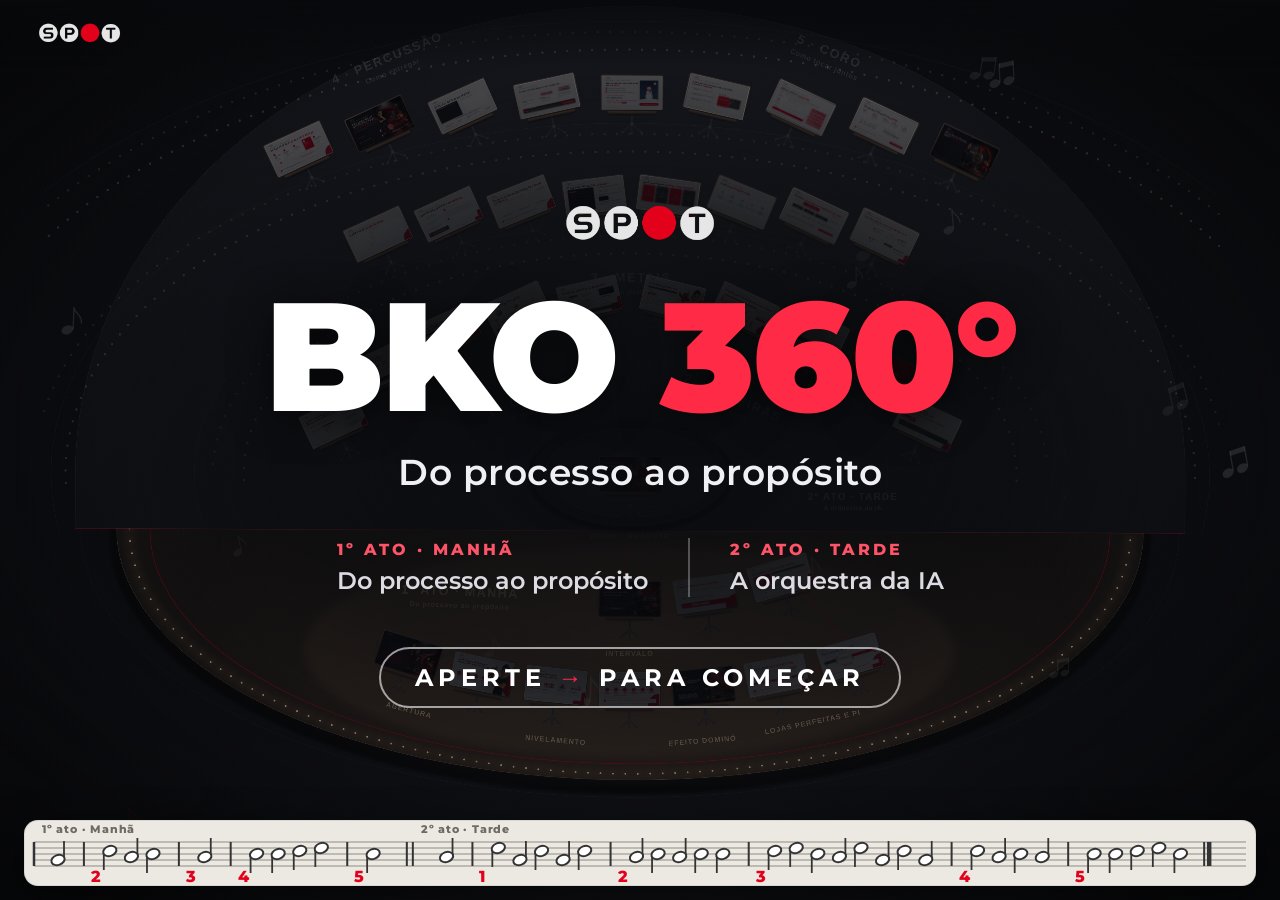
<file: index.html>
<!doctype html><html><head><meta charset=utf8><meta name=viewport content="width=device-width,initial-scale=1,viewport-fit=cover"><style>:root{color-scheme:light;box-sizing:border-box;padding-top:env(safe-area-inset-top,0px);padding-bottom:env(safe-area-inset-bottom,0px)}html{scroll-padding-top:env(safe-area-inset-top,0px)}body{margin:0;padding:0;font:14px -apple-system,BlinkMacSystemFont,sans-serif;background:#fff;color:#000}img{max-width:100%}[hidden]:not([hidden=until-found i]){display:none!important}</style></head><body>
<title>A Orquestra da IA</title>
<meta name="claude:viewport-fit-sides">
<style>
:root{--stage:#0b0c0f}
@media (prefers-color-scheme: dark){:root:not([data-theme="light"]){--stage:#0b0c0f}}
:root[data-theme="dark"]{--stage:#0b0c0f}
html,body{margin:0;height:100%;background:var(--stage);overflow:hidden}
#palco{position:fixed;inset:0;width:100%;height:100%;border:0;display:block;background:var(--stage)}
</style>
<iframe id="palco" src="palco.html" title="A Orquestra da IA" allow="fullscreen" allowfullscreen></iframe>
<script>
(function(){var f=document.getElementById('palco');function foco(){try{f.focus();f.contentWindow&&f.contentWindow.focus()}catch(e){}}
f.addEventListener('load',foco);document.addEventListener('click',foco);
// repassa as teclas se o foco estiver na página externa
document.addEventListener('keydown',function(e){try{var w=f.contentWindow;w.focus();w.document.dispatchEvent(new KeyboardEvent('keydown',{key:e.key,code:e.code,bubbles:true}));e.preventDefault()}catch(err){}});})();
</script>

</body></html>
</file>
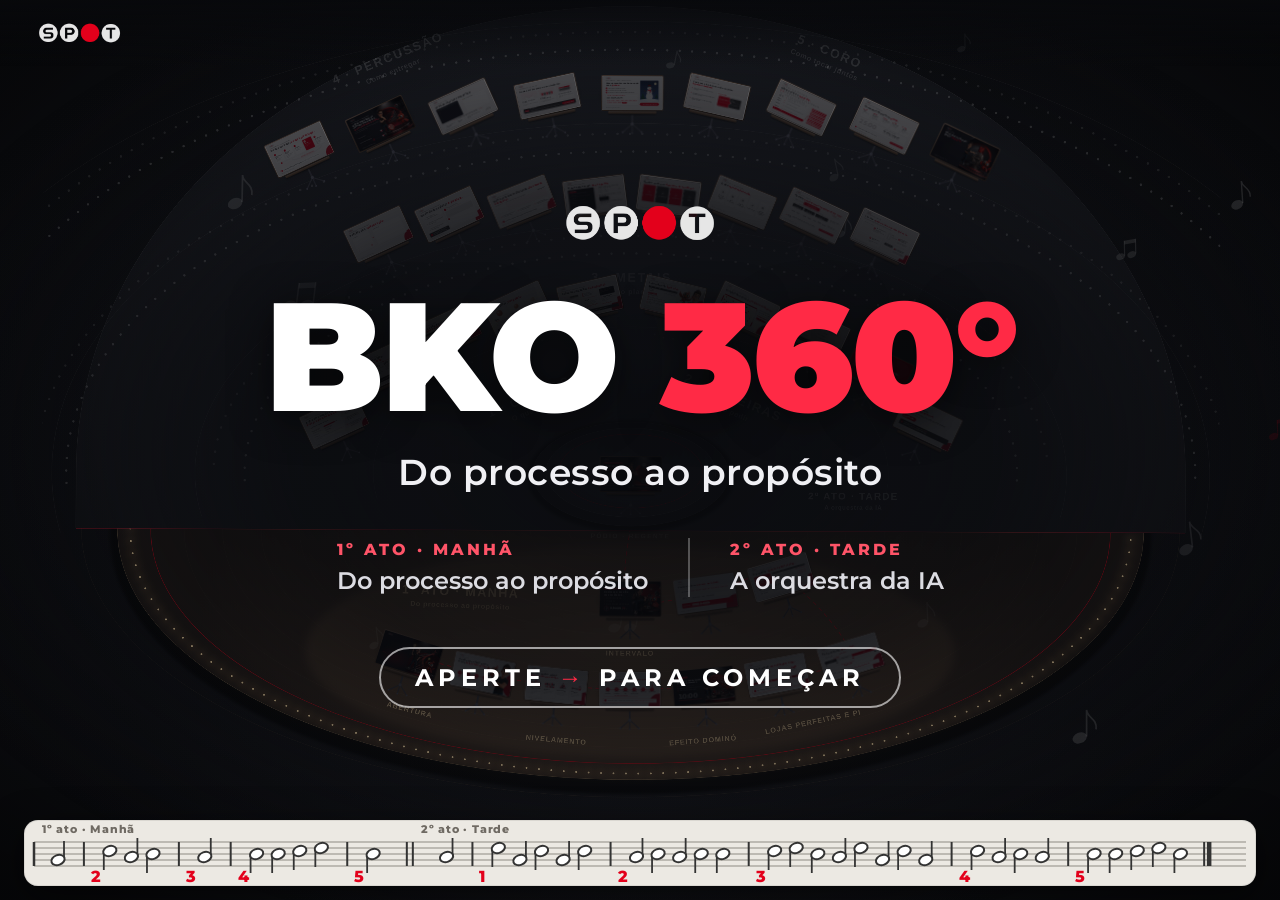
<file: palco.html>
<!doctype html>
<html lang="pt-BR">
<head>
<meta charset="utf-8">
<meta name="viewport" content="width=device-width,initial-scale=1">
<title>BKO 360° · Do processo ao propósito</title>
<!-- Página principal: palco, HUD (partitura, topo, notas, ajuda, ensaio, demo) e carregador tolerante dos painéis. -->
<link rel="stylesheet" href="palco.css">
<style>
html,body{margin:0;height:100%;background:#0b0c0f;overflow:hidden;font-family:var(--font);color:#fff;-webkit-font-smoothing:antialiased}
body{user-select:none;-webkit-user-select:none}
body.idle,body.idle *{cursor:none!important}
#app{position:fixed;inset:0;overflow:hidden;background:radial-gradient(ellipse at 50% 85%,#16171c 0%,#0e0f13 55%,#0a0b0e 100%)}
.layer{position:absolute;left:0;top:0;width:0;height:0;transform-origin:0 0}
#floor{z-index:1}
#floor.fly svg{visibility:hidden}
#floor .trail{transition:opacity .6s}
#floor.near .trail{opacity:0}
#floor.fly canvas.bake[data-ready]{display:block!important}
#notes-cv{position:absolute;left:0;top:0;z-index:2;pointer-events:none}
#world{z-index:3}
#vig{position:absolute;inset:0;z-index:1;pointer-events:none;
  background:radial-gradient(ellipse 75% 70% at 50% 46%,rgba(0,0,0,0) 55%,rgba(0,0,0,.55) 100%)}
#app.is-ov #vig{opacity:.35}
#vig{transition:opacity .9s}

/* ---- estantes no palco ---- */
.slot{position:absolute;width:1600px;height:900px;transform-origin:50% 50%}
.slot .sh{position:absolute;left:-150px;right:-150px;top:-20px;bottom:-200px;pointer-events:none;
  background:radial-gradient(closest-side,rgba(0,0,0,.62) 0%,rgba(0,0,0,.34) 55%,rgba(0,0,0,0) 100%)}
.slot .glow{position:absolute;left:-520px;right:-520px;top:-420px;bottom:-480px;pointer-events:none;opacity:0;visibility:hidden;transition:opacity .9s,visibility 0s .9s;
  background:radial-gradient(closest-side,rgba(255,222,170,.2) 0%,rgba(255,204,140,.08) 52%,rgba(255,196,120,0) 100%)}
.slot.cur .glow{opacity:1;visibility:visible;transition:opacity .9s}
.slot .frame{position:absolute;left:-26px;top:-26px;right:-26px;bottom:-26px;border-radius:44px;
  background:linear-gradient(155deg,#54433a 0%,#33271f 55%,#221914 100%);
  box-shadow:inset 0 3px 0 rgba(255,255,255,.16),inset 0 0 0 3px rgba(0,0,0,.45)}
.slot .ledge{position:absolute;left:50%;margin-left:-640px;width:1280px;height:64px;bottom:-104px;border-radius:18px;
  background:linear-gradient(180deg,#4a3b32,#2a201a);box-shadow:inset 0 2px 0 rgba(255,255,255,.14),0 24px 40px rgba(0,0,0,.45)}
.slot .legs{position:absolute;left:50%;margin-left:-420px;width:840px;height:520px;bottom:-640px;pointer-events:none}
.slot .st{z-index:1;transition:none}
.slot .dim{position:absolute;inset:0;z-index:3;border-radius:28px;background:#05060a;opacity:.62;transition:opacity .9s ease;pointer-events:auto;cursor:pointer}
.slot.cur .dim{opacity:0;pointer-events:none}
#world.ov .slot .dim{opacity:.22;pointer-events:auto}
#world.ov .slot.cur .dim{opacity:0}
#world.ov .slot.cur .frame{box-shadow:0 0 0 34px rgba(227,0,27,.95),inset 0 3px 0 rgba(255,255,255,.16)}
.slot:not(.active) .st,.slot:not(.active) .st *{animation-play-state:paused!important}
.slot:not(.cur) .st{pointer-events:none}
.slot > .lab{position:absolute;left:50%;top:100%;margin:150px 0 0 -80px;width:160px;text-align:center;font:700 16px/1.22 var(--font);color:#e9e9ee;
  transform-origin:50% 0;opacity:0;transition:opacity .6s;pointer-events:none;text-shadow:0 2px 8px rgba(0,0,0,.9)}
.slot > .lab b{display:inline-block;background:var(--red);color:#fff;border-radius:8px;padding:2px 12px;font-size:20px;font-weight:800;box-shadow:0 4px 14px rgba(0,0,0,.55)}
#world.ov .slot > .lab{opacity:1}
body.rehearse .slot .dim{opacity:0!important;cursor:grab}
body.rehearse .slot.drag .dim{cursor:grabbing}
body.rehearse .slot > .lab{opacity:1}
.slot > .lab span{display:none}

/* ---- HUD topo ---- */
#top{position:fixed;left:0;right:0;top:0;height:66px;z-index:8;display:flex;align-items:center;justify-content:space-between;padding:0 28px;pointer-events:none;
  background:linear-gradient(180deg,rgba(8,9,12,.82),rgba(8,9,12,0))}
#top img{height:34px;display:block}
#top .r{display:flex;align-items:center;gap:22px;font-weight:600;font-size:20px;color:#fff;text-shadow:0 1px 8px rgba(0,0,0,.7)}
#top .r .mv b{color:#ff3b52;font-weight:800;margin-right:4px}
#top .r .cnt{font-weight:800;font-size:22px;letter-spacing:.5px;background:rgba(255,255,255,.12);border-radius:999px;padding:4px 16px;min-width:92px;text-align:center}
#top .r .tm{font-weight:700;font-size:22px;font-variant-numeric:tabular-nums;color:#ffd7dc;display:none}
body.show-timer #top .r .tm{display:block}
#top .r .mv:empty,#top .r .cnt:empty{display:none}

/* ---- partitura ---- */
#score{position:fixed;left:24px;right:24px;bottom:14px;height:66px;z-index:8;border-radius:14px;background:rgba(244,241,235,.97);
  box-shadow:0 10px 36px rgba(0,0,0,.55),inset 0 0 0 1px rgba(0,0,0,.08)}
#score svg{display:block;width:100%;height:100%;overflow:visible}
#score .hit{cursor:pointer;fill:transparent}
#score .nh{transition:fill .3s,stroke .3s}
#score .cur-halo{animation:halo 1.5s ease-in-out infinite;transform-box:fill-box;transform-origin:center}
#score .cur-note{animation:beat 1.5s ease-in-out infinite;transform-box:fill-box;transform-origin:center}
@keyframes halo{0%,100%{transform:scale(.85);opacity:.35}50%{transform:scale(1.5);opacity:.05}}
@keyframes beat{0%,100%{transform:scale(1)}50%{transform:scale(1.22)}}
#tip{position:fixed;z-index:9;max-width:560px;background:#15161a;color:#fff;font:600 18px/1.35 var(--font);padding:10px 16px;border-radius:10px;
  border:1px solid rgba(255,255,255,.18);box-shadow:0 10px 30px rgba(0,0,0,.5);pointer-events:none;opacity:0;transition:opacity .15s;transform:translate(-50%,-100%)}
#tip.on{opacity:1}
#tip small{display:block;color:#ff7d8d;font-weight:800;letter-spacing:2px;font-size:14px;text-transform:uppercase;margin-bottom:3px}

/* ---- notas do apresentador ---- */
#notes{position:fixed;left:24px;right:24px;bottom:92px;z-index:8;height:36vh;border-radius:16px;background:rgba(14,15,19,.97);
  border:1px solid rgba(255,255,255,.16);box-shadow:0 14px 50px rgba(0,0,0,.6);padding:18px 30px 14px;overflow:auto;display:none;
  font:500 24px/1.45 var(--font);color:#f1f1f4;user-select:text;-webkit-user-select:text}
#notes.on{display:block}
#notes .hd{font-size:16px;font-weight:800;letter-spacing:3px;text-transform:uppercase;color:#ff7d8d;margin-bottom:8px}
#notes p{margin:0 0 10px}
#notes p b{color:#ff7d8d;font-weight:800;margin-right:8px;letter-spacing:1px}
#notes .none{color:#9a9aa2}

/* ---- ensaio ---- */
#rehearse{position:fixed;left:50%;top:76px;transform:translateX(-50%);z-index:9;display:none;align-items:center;gap:16px;background:var(--red);color:#fff;
  padding:12px 16px 12px 26px;border-radius:999px;font-weight:700;font-size:20px;box-shadow:0 12px 40px rgba(0,0,0,.5);white-space:nowrap}
body.rehearse #rehearse{display:flex}
.hbtn{font:700 17px var(--font);color:#fff;background:rgba(0,0,0,.28);border:2px solid rgba(255,255,255,.55);border-radius:999px;padding:8px 18px;cursor:pointer}
.hbtn:hover{background:rgba(0,0,0,.5)}
.hbtn:focus-visible{outline:3px solid #ffd45e;outline-offset:2px}

/* ---- ajuda e toast ---- */
#help{position:fixed;right:28px;top:84px;z-index:10;width:440px;background:rgba(14,15,19,.97);border:1px solid rgba(255,255,255,.18);border-radius:16px;padding:22px 26px;display:none;box-shadow:0 14px 50px rgba(0,0,0,.6)}
#help.on{display:block}
#help h3{margin:0 0 12px;font-size:18px;letter-spacing:3px;text-transform:uppercase;color:#ff7d8d;font-weight:800}
#help dl{margin:0;display:grid;grid-template-columns:auto 1fr;gap:8px 18px;font-size:18px;line-height:1.3}
#help dt{font-weight:800;color:#fff;white-space:nowrap}
#help dd{margin:0;color:#c9c9d0}
#toast{position:fixed;left:50%;top:140px;transform:translateX(-50%);z-index:12;background:#fff;color:#222;font-weight:700;font-size:20px;padding:12px 24px;border-radius:999px;opacity:0;transition:opacity .25s;pointer-events:none}
#toast.on{opacity:1}

/* ---- tela inicial ---- */
#intro{position:fixed;inset:0;z-index:6;display:flex;flex-direction:column;align-items:center;justify-content:center;text-align:center;pointer-events:none;opacity:0;transition:opacity .9s ease;
  background:radial-gradient(ellipse 62% 56% at 50% 50%,rgba(8,9,12,.9) 0%,rgba(8,9,12,.72) 45%,rgba(8,9,12,0) 100%)}
#intro.show{opacity:1}
#intro img{height:62px;margin-bottom:30px}
#intro h1{margin:0;font-weight:900;font-size:clamp(72px,12vw,200px);line-height:.95;letter-spacing:-3px;text-shadow:0 6px 40px rgba(0,0,0,.6)}
#intro h1 em{font-style:normal;color:#ff2a45}
#intro .sub{margin-top:20px;font-weight:600;font-size:clamp(26px,2.8vw,46px);color:#f0f0f4;letter-spacing:.5px}
#intro .acts{margin-top:44px;display:flex;align-items:stretch;gap:0;text-align:left}
#intro .act{padding:2px 40px;display:flex;flex-direction:column;gap:6px}
#intro .act b{font-weight:800;font-size:clamp(15px,1.25vw,21px);letter-spacing:3px;text-transform:uppercase;color:#ff5468}
#intro .act em{display:none}
#intro .act span{font-weight:600;font-size:clamp(20px,1.9vw,32px);color:#dcdce2}
#intro .acts i{font-size:0;width:2px;background:rgba(255,255,255,.28)}
#intro .go{margin-top:50px;font-weight:700;font-size:24px;letter-spacing:5px;text-transform:uppercase;color:#fff;border:2px solid rgba(255,255,255,.6);border-radius:999px;padding:14px 34px;animation:pulse 2.2s ease-in-out infinite}
#intro .go b{color:#ff2a45}
@keyframes pulse{0%,100%{opacity:.55;transform:scale(1)}50%{opacity:1;transform:scale(1.04)}}
#empty{position:fixed;inset:0;z-index:7;display:none;align-items:center;justify-content:center;text-align:center;font-size:28px;line-height:1.5;color:#e9e9ee;padding:40px}
#empty.on{display:flex}
#empty code{background:rgba(255,255,255,.12);padding:2px 10px;border-radius:6px;font-size:24px}

/* ---- demo em tela cheia ---- */
#demo{position:fixed;inset:0;z-index:30;background:#050608;display:none}
#demo.on{display:block}
#demo iframe{position:absolute;left:36px;right:36px;top:76px;bottom:28px;width:calc(100% - 72px);height:calc(100% - 104px);border:0;background:#fff;border-radius:14px}
#demo .bar{position:absolute;left:36px;right:36px;top:14px;height:50px;display:flex;align-items:center;justify-content:space-between;font-weight:700;font-size:18px;color:#c9c9d0}
#demo .bar .hbtn{background:var(--red);border-color:var(--red);font-size:18px;padding:10px 24px}
@media (prefers-reduced-motion:reduce){#intro .go,#score .cur-halo,#score .cur-note{animation:none}}
</style>
</head>
<body>
<div id="app">
  <div id="floor" class="layer"></div>
  <div id="vig"></div>
  <canvas id="notes-cv"></canvas>
  <div id="world" class="layer"></div>

  <div id="intro">
    <img src="img/spot-logo-sobre-escuro.png" alt="SPOT PROMO">
    <h1>BKO <em>360°</em></h1>
    <div class="sub">Do processo ao propósito</div>
    <div class="acts">
      <div class="act"><b>1º ato · Manhã</b><em> — </em><span>Do processo ao propósito</span></div>
      <i>·</i>
      <div class="act"><b>2º ato · Tarde</b><em> — </em><span>A orquestra da IA</span></div>
    </div>
    <div class="go">Aperte <b>&rarr;</b> para começar</div>
  </div>
  <div id="empty"><div>Nenhuma estação encontrada.<br>Coloque os arquivos <code>panels/manha.js</code> e <code>panels/m1.js</code> a <code>panels/m5.js</code> na pasta <code>panels/</code> e recarregue.</div></div>
</div>

<div id="top">
  <img src="img/spot-logo-sobre-escuro.png" alt="SPOT PROMO">
  <div class="r"><span class="mv" id="mv"></span><span class="tm" id="tm">00:00</span><span class="cnt" id="cnt"></span></div>
</div>
<div id="rehearse"><span>Modo ensaio: arraste as estantes</span>
  <button class="hbtn" id="rh-reset" type="button">Restaurar layout</button>
  <button class="hbtn" id="rh-copy" type="button">Copiar layout (JSON)</button>
  <button class="hbtn" id="rh-exit" type="button">Sair (E)</button></div>
<div id="notes" aria-live="polite"></div>
<div id="score"></div>
<div id="tip"></div>
<div id="help"><h3>Teclas</h3><dl>
  <dt>&rarr; Espaço PgDn Enter</dt><dd>Avançar</dd>
  <dt>&larr; PgUp Backspace</dt><dd>Voltar</dd>
  <dt>Home</dt><dd>Tela inicial</dd>
  <dt>M</dt><dd>Início da manhã (1º ato)</dd>
  <dt>0 a 5</dt><dd>Movimento da tarde (2º ato)</dd>
  <dt>Shift + 1 a 5</dt><dd>Grupo da manhã (1º ato)</dd>
  <dt>O</dt><dd>Visão geral da orquestra</dd>
  <dt>N</dt><dd>Notas do apresentador</dd>
  <dt>E</dt><dd>Modo ensaio (arrastar estantes)</dd>
  <dt>T</dt><dd>Cronômetro</dd>
  <dt>F</dt><dd>Tela cheia</dd>
  <dt>Esc</dt><dd>Fechar / voltar</dd>
  <dt>?</dt><dd>Esta ajuda</dd></dl></div>
<div id="toast"></div>
<div id="demo"><div class="bar"><span>Demonstração · Esc para fechar</span><button class="hbtn" id="demo-close" type="button">Fechar</button></div><iframe title="Demonstração" src="about:blank"></iframe></div>

<script src="engine.js"></script>
<script src="stage.js"></script>
<script>
/* Carrega os painéis em sequência (tolera ausentes) e inicia a apresentação. */
(function () {
  var files = ['panels/manha.js', 'panels/m1.js', 'panels/m2.js', 'panels/m3.js', 'panels/m4.js', 'panels/m5.js'];
  function next(i) {
    if (i >= files.length) { ORQ.start(); return; }
    var s = document.createElement('script');
    s.src = files[i];
    s.onload = function () { next(i + 1); };
    s.onerror = function () { next(i + 1); };
    document.body.appendChild(s);
  }
  next(0);
})();
</script>
</body>
</html>
</file>
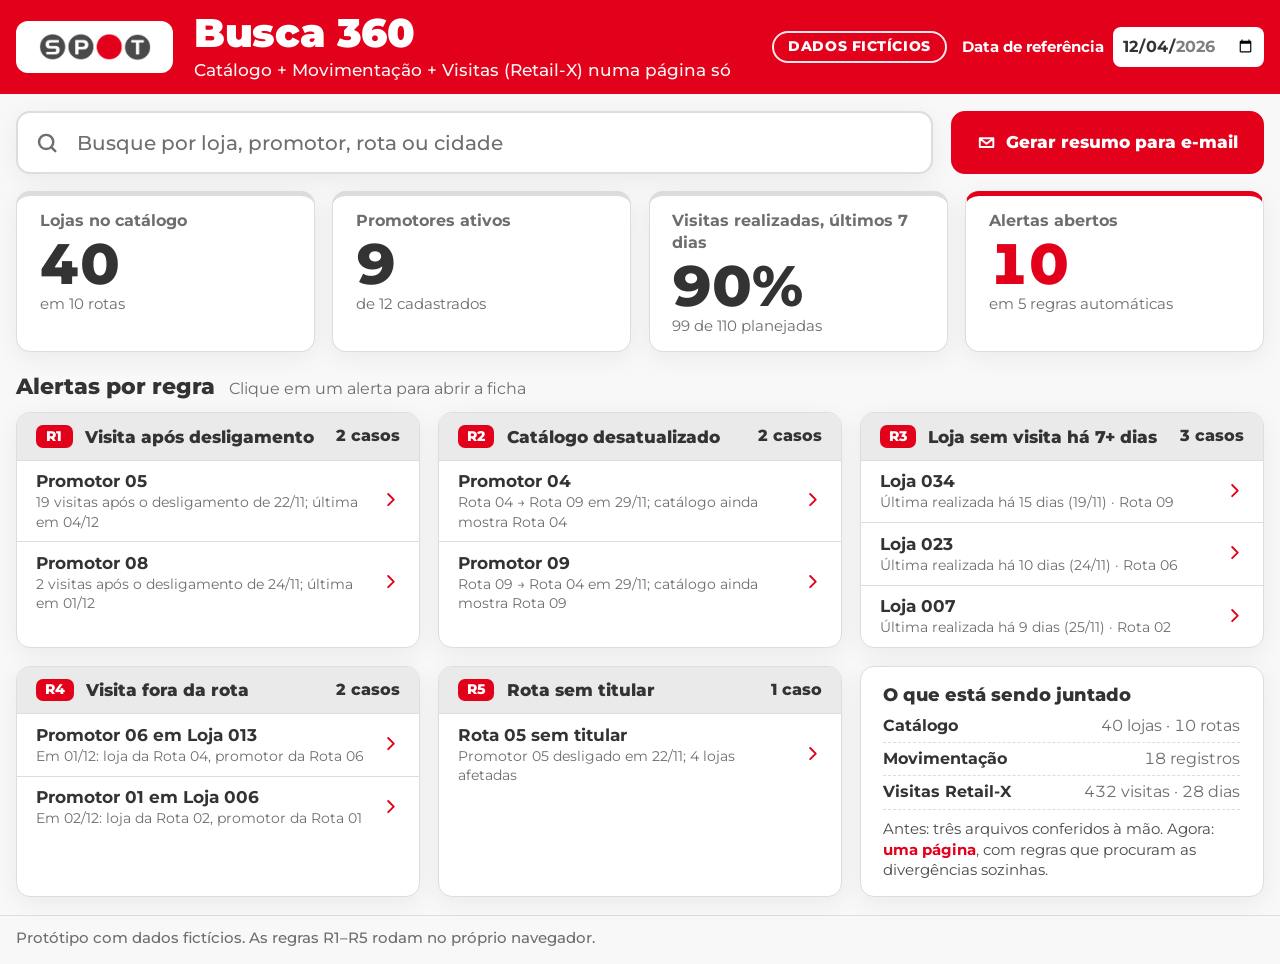
<file: demos/busca360.html>
<!doctype html>
<html lang="pt-BR">
<head>
<meta charset="utf-8">
<meta name="viewport" content="width=device-width,initial-scale=1">
</head>
<body>
<title>Busca 360</title>
<meta name="claude:viewport-fit-sides">
<link rel="stylesheet" href="https://fonts.googleapis.com/css2?family=Montserrat:wght@400;500;700;800;900&display=swap">
<style>
:root{
  --spot-red:#e3001b; --spot-red-deep:#c41029;
  --ink:#333333; --text:#4a4a4a; --text-muted:#6e6e6e;
  --surface:#ffffff; --surface-soft:#f9f8f8; --surface-gray:#ebeaeb; --line:#dedcdd;
  --accent:#e3001b; --accent-soft:rgba(227,0,27,.08); --accent-line:rgba(227,0,27,.45);
  --band:#e3001b; --on-band:#ffffff;
  --ok-bg:#4a4a4a; --ok-fg:#ffffff;
  --shadow:0 6px 24px rgba(0,0,0,.06);
  --focus:#333333;
  color-scheme:light;
}
@media (prefers-color-scheme: dark){
  :root:not([data-theme="light"]){
    --spot-red:#ff3b52; --spot-red-deep:#e02a42;
    --ink:#f1f1f3; --text:#d6d6da; --text-muted:#a4a5ae;
    --surface:#202228; --surface-soft:#15161a; --surface-gray:#2a2c34; --line:#33353d;
    --accent:#ff3b52; --accent-soft:rgba(255,59,82,.14); --accent-line:rgba(255,59,82,.55);
    --band:#c41029; --on-band:#ffffff;
    --ok-bg:#6a6d7a; --ok-fg:#ffffff;
    --shadow:0 6px 24px rgba(0,0,0,.35);
    --focus:#f1f1f3;
    color-scheme:dark;
  }
}
:root[data-theme="dark"]{
    --spot-red:#ff3b52; --spot-red-deep:#e02a42;
    --ink:#f1f1f3; --text:#d6d6da; --text-muted:#a4a5ae;
    --surface:#202228; --surface-soft:#15161a; --surface-gray:#2a2c34; --line:#33353d;
    --accent:#ff3b52; --accent-soft:rgba(255,59,82,.14); --accent-line:rgba(255,59,82,.55);
    --band:#c41029; --on-band:#ffffff;
    --ok-bg:#6a6d7a; --ok-fg:#ffffff;
    --shadow:0 6px 24px rgba(0,0,0,.35);
    --focus:#f1f1f3;
    color-scheme:dark;
}
*{box-sizing:border-box}
html{font-size:clamp(15px,.5vw + 11px,20px);-webkit-text-size-adjust:100%}
body{margin:0;background:var(--surface-soft);color:var(--text);font-family:"Montserrat",system-ui,-apple-system,"Segoe UI",Roboto,Arial,sans-serif;font-weight:400;line-height:1.4;min-height:100vh}
button,input{font:inherit;color:inherit}
button{cursor:pointer}
:focus-visible{outline:3px solid var(--focus);outline-offset:2px;border-radius:6px}
.wrap{width:100%;max-width:1840px;margin:0 auto;padding-left:max(16px,env(safe-area-inset-left));padding-right:max(16px,env(safe-area-inset-right))}
svg.ic{width:1.1em;height:1.1em;flex:none;fill:none;stroke:currentColor;stroke-width:2.4;stroke-linecap:round;stroke-linejoin:round;vertical-align:-.15em}

/* Cabeçalho */
.band{background:var(--band);color:var(--on-band)}
.band .wrap{display:flex;align-items:center;gap:1.2rem;padding-top:.7rem;padding-bottom:.7rem;flex-wrap:wrap}
.logo-chip{background:#fff;border-radius:12px;padding:.15rem .5rem;display:flex;align-items:center;flex:none}
.logo-chip img{display:block;width:140px;height:auto}
.titles{flex:1 1 20rem;min-width:0}
.titles h1{margin:0;font-weight:900;font-size:2.3rem;line-height:1.05;letter-spacing:-.01em}
.titles p{margin:.25rem 0 0;font-size:.95rem;font-weight:500;opacity:.96}
.band-right{display:flex;align-items:center;gap:.9rem;flex-wrap:wrap}
.selo{border:2px solid rgba(255,255,255,.9);border-radius:999px;padding:.25rem .8rem;font-weight:800;font-size:.8rem;letter-spacing:.04em;text-transform:uppercase;white-space:nowrap}
.refdate{display:flex;align-items:center;gap:.5rem;font-size:.85rem;font-weight:700}
.refdate input{background:#fff;color:#333;border:0;border-radius:8px;padding:.35rem .5rem;font-weight:700;font-size:.9rem;min-height:2.3rem}
.refdate button{background:transparent;border:2px solid rgba(255,255,255,.9);color:#fff;border-radius:8px;padding:.3rem .7rem;font-weight:700;font-size:.85rem;min-height:2.3rem}
.refdate button[hidden]{display:none}
.refdate :focus-visible,.band :focus-visible{outline-color:#fff}

/* Busca */
.searchrow{display:flex;gap:1rem;margin-top:1rem;align-items:stretch;flex-wrap:wrap}
.searchbox{position:relative;flex:1 1 24rem;min-width:0}
.searchbox .si{position:absolute;left:1.1rem;top:50%;transform:translateY(-50%);color:var(--text-muted);width:1.4em;height:1.4em;pointer-events:none}
#q{width:100%;height:3.6rem;border:2px solid var(--line);background:var(--surface);border-radius:14px;padding:0 3.2rem 0 3.4rem;font-size:1.15rem;font-weight:500;color:var(--ink);box-shadow:var(--shadow)}
#q::placeholder{color:var(--text-muted);font-weight:500}
#q:focus{border-color:var(--accent);outline:none;box-shadow:0 0 0 4px var(--accent-soft),var(--shadow)}
#qclear{position:absolute;right:.7rem;top:50%;transform:translateY(-50%);width:2.2rem;height:2.2rem;border:0;background:var(--surface-gray);border-radius:50%;display:none;align-items:center;justify-content:center;color:var(--ink)}
#qclear.on{display:flex}
.sug{position:absolute;z-index:20;left:0;right:0;top:calc(100% + .4rem);background:var(--surface);border:1px solid var(--line);border-radius:14px;box-shadow:0 14px 40px rgba(0,0,0,.18);padding:.35rem;margin:0;list-style:none;max-height:70vh;overflow:auto}
.sug li{display:flex;align-items:center;gap:.8rem;padding:.55rem .8rem;border-radius:10px;cursor:pointer;color:var(--ink)}
.sug li[aria-selected="true"]{background:var(--accent-soft);box-shadow:inset 4px 0 0 var(--accent)}
.sug .kind{flex:none;min-width:5.4rem;text-align:center;font-size:.7rem;font-weight:800;letter-spacing:.06em;text-transform:uppercase;border:1.5px solid var(--line);border-radius:999px;padding:.12rem .5rem;color:var(--text)}
.sug .lbl{font-weight:700}
.sug .sub{color:var(--text-muted);font-size:.85rem;margin-left:auto;text-align:right}
.sug .none{color:var(--text-muted);cursor:default}
.btn{display:inline-flex;align-items:center;justify-content:center;gap:.55rem;border-radius:14px;border:2px solid var(--accent);background:var(--accent);color:#fff;font-weight:800;padding:0 1.4rem;min-height:3.6rem;font-size:1rem;white-space:nowrap}
:root:not([data-theme="dark"]) .btn{--btn-fg:#fff}
.btn:hover{background:var(--spot-red-deep);border-color:var(--spot-red-deep)}
.btn.ghost{background:transparent;color:var(--accent)}
.btn.ghost:hover{background:var(--accent-soft)}
.btn.small{min-height:2.5rem;padding:0 1rem;font-size:.9rem;border-radius:10px}
@media (prefers-color-scheme: dark){:root:not([data-theme="light"]) .btn:not(.ghost){color:#15161a}}
:root[data-theme="dark"] .btn:not(.ghost){color:#15161a}

/* Cards e layout */
main{padding-top:0;padding-bottom:.6rem}
.card{background:var(--surface);border:1px solid var(--line);border-radius:14px;box-shadow:var(--shadow);padding:1.1rem 1.3rem}
.card h2,.card h3{margin:0 0 .7rem;color:var(--ink);font-weight:800;font-size:1.05rem}
.sect{margin:1.1rem 0 .6rem;display:flex;align-items:baseline;gap:.8rem;flex-wrap:wrap}
.sect h2{margin:0;font-size:1.25rem;font-weight:800;color:var(--ink)}
.sect span{color:var(--text-muted);font-size:.9rem}
.kpis{display:grid;grid-template-columns:repeat(4,1fr);gap:1rem;margin-top:1rem}
.kpi{padding:.8rem 1.3rem .85rem;border-top:5px solid var(--line)}
.kpi.hot{border-top-color:var(--accent)}
.kpi .k{font-weight:700;font-size:.9rem;color:var(--text-muted)}
.kpi .n{font-weight:800;font-size:3.3rem;line-height:1;color:var(--ink);margin:.15rem 0 .1rem;font-variant-numeric:tabular-nums}
.kpi.hot .n{color:var(--accent)}
.kpi .s{font-size:.85rem;color:var(--text-muted)}
.groups{display:grid;grid-template-columns:repeat(3,1fr);gap:1rem}
.grp{padding:0;overflow:hidden;display:flex;flex-direction:column}
.grp>header{display:flex;align-items:center;gap:.7rem;padding:.65rem 1.1rem;border-bottom:1px solid var(--line);background:var(--surface-gray)}
.chip{display:inline-flex;align-items:center;justify-content:center;background:var(--accent);color:#fff;font-weight:800;font-size:.78rem;border-radius:7px;padding:.1rem .5rem;min-width:2.1rem}
@media (prefers-color-scheme: dark){:root:not([data-theme="light"]) .chip{color:#15161a}}
:root[data-theme="dark"] .chip{color:#15161a}
.grp header b{font-weight:800;color:var(--ink);font-size:.98rem;flex:1}
.grp header .count{font-weight:800;color:var(--ink);font-size:.9rem;white-space:nowrap}
.alert{display:flex;align-items:center;gap:.7rem;width:100%;text-align:left;background:transparent;border:0;border-bottom:1px solid var(--line);padding:.55rem 1.1rem;color:inherit}
.alert:last-child{border-bottom:0}
.alert:hover{background:var(--accent-soft)}
.alert .tx{flex:1;min-width:0}
.alert .t{display:block;font-weight:700;color:var(--ink);font-size:.95rem}
.alert .d{display:block;font-size:.82rem;color:var(--text-muted);line-height:1.35}
.alert .go{color:var(--accent);flex:none}
.explain h3{margin-bottom:.4rem}
.explain{padding:.9rem 1.3rem}
.explain ul{list-style:none;margin:0 0 .55rem;padding:0;display:grid;gap:.3rem}
.explain li{display:flex;justify-content:space-between;gap:.8rem;border-bottom:1px dashed var(--line);padding-bottom:.3rem;font-size:.9rem}
.explain li b{color:var(--ink)}
.explain li span{color:var(--text-muted);font-variant-numeric:tabular-nums;white-space:nowrap}
.explain p{margin:0;font-size:.84rem;color:var(--text)}
.explain p strong{color:var(--accent)}

/* Fichas */
.topbar{display:flex;align-items:center;gap:1rem;margin:1.2rem 0 .8rem;flex-wrap:wrap}
.pagehead{display:flex;align-items:flex-start;gap:1.2rem;flex-wrap:wrap}
.pagehead .tt{flex:1 1 18rem;min-width:0}
.pagehead .back{margin-top:.2rem}
#view>div>.card:first-child{margin-top:1rem}
.eyebrow{font-size:.75rem;font-weight:800;letter-spacing:.08em;text-transform:uppercase;color:var(--text-muted)}
.pagehead h2{margin:.1rem 0 .4rem;font-size:2.2rem;line-height:1.05;font-weight:900;color:var(--ink)}
.tags{display:flex;gap:.5rem;flex-wrap:wrap}
.tag{display:inline-flex;align-items:center;gap:.4rem;border:1.5px solid var(--line);border-radius:999px;padding:.15rem .75rem;font-weight:700;font-size:.85rem;color:var(--ink);background:var(--surface-soft)}
.tag.red{border-color:var(--accent);color:var(--accent);background:var(--accent-soft)}
.tag.dark{background:var(--ok-bg);border-color:var(--ok-bg);color:var(--ok-fg)}
.grid2>*,.grid2b>*,.groups>*,.kpis>*{min-width:0}
.grid2{display:grid;grid-template-columns:5fr 7fr;gap:1rem;margin-top:1rem}
.grid2b{display:grid;grid-template-columns:1fr 1fr;gap:1rem;margin-top:1rem}
.alertbox{margin-top:1rem;border:1.5px solid var(--accent-line);background:var(--accent-soft);border-radius:14px;padding:.3rem 0;overflow:hidden}
.alertbox .alert{border-bottom-color:var(--accent-line)}
.alertbox .alert .t{display:flex;align-items:center;gap:.5rem}
.okbox{margin-top:1rem;display:flex;align-items:center;gap:.6rem;font-weight:700;color:var(--ink);border:1.5px solid var(--line);border-radius:14px;padding:.7rem 1.1rem;background:var(--surface)}
dl.kv{display:grid;grid-template-columns:auto 1fr;gap:.55rem 1.2rem;margin:0}
dl.kv dt{color:var(--text-muted);font-weight:600;font-size:.88rem}
dl.kv dd{margin:0;color:var(--ink);font-weight:700}
.link{background:none;border:0;padding:0;font-weight:700;color:var(--ink);text-decoration:underline;text-decoration-color:var(--accent);text-decoration-thickness:2px;text-underline-offset:3px;text-align:left}
.link:hover{color:var(--accent)}
.tw{overflow-x:auto;-webkit-overflow-scrolling:touch}
table.tb{width:100%;border-collapse:collapse;font-size:.9rem}
table.tb th{text-align:left;font-size:.72rem;letter-spacing:.06em;text-transform:uppercase;color:var(--text-muted);font-weight:800;padding:.45rem .7rem;border-bottom:2px solid var(--line);white-space:nowrap}
table.tb td{padding:.5rem .7rem;border-bottom:1px solid var(--line);color:var(--ink);white-space:nowrap;vertical-align:middle}
table.tb tr:last-child td{border-bottom:0}
table.tb td.num{font-variant-numeric:tabular-nums}
table.tb tr.flag td{background:var(--accent-soft)}
.st{display:inline-flex;align-items:center;gap:.4rem;font-weight:700}
.st.ok{color:var(--ink)}
.st.no{color:var(--accent)}
.st .badge{display:inline-flex;width:1.35rem;height:1.35rem;border-radius:50%;align-items:center;justify-content:center;flex:none}
.st.ok .badge{background:var(--ok-bg);color:var(--ok-fg)}
.st.no .badge{background:var(--accent);color:#fff}
@media (prefers-color-scheme: dark){:root:not([data-theme="light"]) .st.no .badge{color:#15161a}}
:root[data-theme="dark"] .st.no .badge{color:#15161a}
.st .badge svg{width:.8rem;height:.8rem;stroke-width:3.2}
.obs{display:inline-flex;align-items:center;gap:.3rem;font-size:.72rem;font-weight:800;border:1.5px solid var(--accent);color:var(--accent);border-radius:6px;padding:.05rem .4rem;margin-right:.3rem;text-transform:uppercase;letter-spacing:.03em}
.tag-act{display:inline-flex;align-items:center;gap:.4rem;font-weight:700}
.tag-act::before{content:"";width:.7rem;height:.7rem;border-radius:50%;background:var(--ok-bg);display:inline-block}
.tag-off::before{content:"";width:.7rem;height:.7rem;background:var(--accent);display:inline-block}

/* Heatmap */
.heat{display:grid;grid-template-columns:3.2rem repeat(7,1fr);gap:.35rem;align-items:stretch}
.heat .hd{font-size:.72rem;font-weight:800;color:var(--text-muted);text-align:center;text-transform:uppercase;letter-spacing:.04em}
.heat .wk{font-size:.72rem;font-weight:700;color:var(--text-muted);display:flex;align-items:center}
.cell{position:relative;min-height:2.3rem;border-radius:8px;display:flex;align-items:center;justify-content:center;font-weight:800}
.cell .dn{position:absolute;left:.35rem;top:.15rem;font-size:.62rem;font-weight:700;opacity:.9}
.cell.on{background:var(--ok-bg);color:var(--ok-fg)}
.cell.no{background:var(--accent);color:#fff}
@media (prefers-color-scheme: dark){:root:not([data-theme="light"]) .cell.no{color:#15161a}}
:root[data-theme="dark"] .cell.no{color:#15161a}
.cell.none{background:var(--surface-gray);color:var(--text-muted)}
.cell.void{background:transparent}
.cell svg{width:1.05rem;height:1.05rem;stroke-width:3.2;margin-top:.45rem}
.cell.none .dash{display:block;width:.7rem;height:2px;background:currentColor;opacity:.6;margin-top:.45rem}
.legend{display:flex;gap:1.1rem;flex-wrap:wrap;margin-top:.8rem;font-size:.82rem;font-weight:600;color:var(--text)}
.legend span{display:inline-flex;align-items:center;gap:.4rem}
.legend i{width:1.2rem;height:1.2rem;border-radius:5px;display:inline-flex;align-items:center;justify-content:center}
.legend i svg{width:.75rem;height:.75rem;stroke-width:3.4}
.legend .l-on{background:var(--ok-bg);color:var(--ok-fg)}
.legend .l-no{background:var(--accent);color:#fff}
@media (prefers-color-scheme: dark){:root:not([data-theme="light"]) .legend .l-no{color:#15161a}}
:root[data-theme="dark"] .legend .l-no{color:#15161a}
.legend .l-none{background:var(--surface-gray)}

/* Comparativo de rota e linha do tempo */
.cmp{display:grid;grid-template-columns:1fr auto 1fr;gap:.8rem;align-items:center;margin-bottom:.9rem}
.cmp .bx{border:1.5px solid var(--line);border-radius:12px;padding:.7rem .9rem;background:var(--surface-soft)}
.cmp .bx small{display:block;font-size:.7rem;font-weight:800;letter-spacing:.06em;text-transform:uppercase;color:var(--text-muted)}
.cmp .bx b{font-size:1.5rem;font-weight:800;color:var(--ink);line-height:1.2}
.cmp.diff .bx{border-color:var(--accent);background:var(--accent-soft)}
.cmp.diff .bx b{color:var(--accent)}
.cmp .vs{font-weight:900;color:var(--text-muted);font-size:1.3rem}
.cmp.diff .vs{color:var(--accent)}
.verdict{display:flex;align-items:center;gap:.6rem;font-weight:800;color:var(--ink);margin:0 0 1rem}
.verdict.diff{color:var(--accent)}
.tl{list-style:none;margin:0;padding:0 0 0 1.2rem;border-left:3px solid var(--line)}
.tl li{position:relative;padding:0 0 .9rem 1rem}
.tl li:last-child{padding-bottom:0}
.tl li::before{content:"";position:absolute;left:-1.62rem;top:.35rem;width:.9rem;height:.9rem;border-radius:50%;background:var(--surface);border:3px solid var(--ok-bg)}
.tl li.dest::before{border-color:var(--accent);background:var(--accent)}
.tl .dt{font-size:.8rem;font-weight:700;color:var(--text-muted)}
.tl .ev{font-weight:700;color:var(--ink)}
.tl .ev span{font-weight:500;color:var(--text)}

/* Resumo e-mail */
dialog{border:0;border-radius:16px;padding:0;width:min(60rem,calc(100vw - 24px));max-height:calc(100vh - 24px);background:var(--surface);color:var(--text);box-shadow:0 30px 80px rgba(0,0,0,.4)}
dialog::backdrop{background:rgba(10,10,14,.6)}
.dlg-h{display:flex;align-items:center;gap:1rem;padding:1rem 1.3rem;border-bottom:1px solid var(--line);flex-wrap:wrap}
.dlg-h h2{margin:0;flex:1;font-size:1.3rem;font-weight:800;color:var(--ink)}
.dlg-b{padding:1rem 1.3rem;overflow:auto;max-height:calc(100vh - 12rem)}
.dlg-b .hint{margin:0 0 .9rem;font-weight:700;color:var(--ink)}
.mailprev>table{margin:0 auto}
.mailprev{background:#fff;color:#333;border:1px solid var(--line);border-radius:10px;padding:1rem;overflow-x:auto}
.copied{font-weight:700;color:var(--ink);min-height:1.4em;padding:0 1.3rem 1rem}

footer{border-top:1px solid var(--line);margin-top:.4rem}
footer p{margin:0;padding:.7rem 0 .9rem;font-size:.85rem;color:var(--text-muted);font-weight:500}
.sr{position:absolute;width:1px;height:1px;overflow:hidden;clip:rect(0 0 0 0);white-space:nowrap}

@media (max-width:1100px){
  .groups{grid-template-columns:repeat(2,1fr)}
  .kpis{grid-template-columns:repeat(2,1fr)}
  .grid2,.grid2b{grid-template-columns:1fr}
}
@media (max-width:640px){
  .groups{grid-template-columns:1fr}
  .kpi .n{font-size:2.6rem}
  .kpi{padding:.8rem 1rem}
  .titles h1{font-size:1.9rem}
  .pagehead h2{font-size:1.9rem}
  .band-right{width:100%}
  .btn{width:100%}
  .logo-chip img{width:120px}
  .cmp{grid-template-columns:1fr}
  .cmp .vs{text-align:center}
  .sug .sub{display:none}
  #q{font-size:.95rem;padding-left:3rem;padding-right:2.8rem}
  .searchbox .si{left:.9rem}
  .heat{grid-template-columns:2.6rem repeat(7,1fr);gap:.25rem}
  .cell{min-height:2.3rem}
}
@media print{.band{-webkit-print-color-adjust:exact;print-color-adjust:exact}}
</style>

<header class="band">
  <div class="wrap">
    <div class="logo-chip"><img src="../img/spot-logo.png" alt="SPOT" width="140" height="46"></div>
    <div class="titles">
      <h1>Busca 360</h1>
      <p>Catálogo + Movimentação + Visitas (Retail-X) numa página só</p>
    </div>
    <div class="band-right">
      <span class="selo">Dados fictícios</span>
      <div class="refdate">
        <label for="ref">Data de referência</label>
        <input type="date" id="ref">
        <button type="button" id="hoje" hidden>Hoje</button>
      </div>
    </div>
  </div>
</header>

<main class="wrap">
  <div class="searchrow">
    <div class="searchbox">
      <svg class="ic si" viewBox="0 0 24 24" aria-hidden="true"><circle cx="11" cy="11" r="7"/><path d="M20 20l-3.5-3.5"/></svg>
      <input id="q" type="text" autocomplete="off" spellcheck="false" role="combobox" aria-expanded="false" aria-controls="sug" aria-autocomplete="list" placeholder="Busque por loja, promotor, rota ou cidade" aria-label="Busque por loja, promotor, rota ou cidade">
      <button type="button" id="qclear" aria-label="Limpar busca"></button>
      <ul class="sug" id="sug" role="listbox" hidden></ul>
    </div>
    <button type="button" class="btn" id="mailbtn"></button>
  </div>
  <div id="view" aria-live="polite"></div>
</main>

<footer><div class="wrap"><p>Protótipo com dados fictícios. As regras R1–R5 rodam no próprio navegador.</p></div></footer>

<dialog id="dlg" aria-labelledby="dlgtt">
  <div class="dlg-h">
    <h2 id="dlgtt">Resumo do dia para e-mail</h2>
    <button type="button" class="btn small" id="copybtn"></button>
    <button type="button" class="btn small ghost" id="closebtn">Fechar</button>
  </div>
  <div class="dlg-b">
    <p class="hint">Este resumo pode ir sozinho todo dia no corpo do e-mail.</p>
    <div class="mailprev" id="mailprev"></div>
  </div>
  <div class="copied" id="copied" role="status" aria-live="polite"></div>
</dialog>

<script type="application/json" id="dados">{"versao":1,"lojas":[{"loja":"Loja 001","rede":"Rede B","cidade":"São Paulo","uf":"SP","rota":"Rota 01","promotor":"Promotor 01","coord":"Coord. 1"},{"loja":"Loja 002","rede":"Rede C","cidade":"São Paulo","uf":"SP","rota":"Rota 01","promotor":"Promotor 01","coord":"Coord. 1"},{"loja":"Loja 003","rede":"Rede D","cidade":"São Paulo","uf":"SP","rota":"Rota 01","promotor":"Promotor 01","coord":"Coord. 1"},{"loja":"Loja 004","rede":"Rede E","cidade":"São Paulo","uf":"SP","rota":"Rota 01","promotor":"Promotor 01","coord":"Coord. 1"},{"loja":"Loja 005","rede":"Rede A","cidade":"São Paulo","uf":"SP","rota":"Rota 02","promotor":"Promotor 02","coord":"Coord. 1"},{"loja":"Loja 006","rede":"Rede B","cidade":"São Paulo","uf":"SP","rota":"Rota 02","promotor":"Promotor 02","coord":"Coord. 1"},{"loja":"Loja 007","rede":"Rede C","cidade":"São Paulo","uf":"SP","rota":"Rota 02","promotor":"Promotor 02","coord":"Coord. 1"},{"loja":"Loja 008","rede":"Rede D","cidade":"São Paulo","uf":"SP","rota":"Rota 02","promotor":"Promotor 02","coord":"Coord. 1"},{"loja":"Loja 009","rede":"Rede E","cidade":"Guarulhos","uf":"SP","rota":"Rota 03","promotor":"Promotor 03","coord":"Coord. 1"},{"loja":"Loja 010","rede":"Rede A","cidade":"Guarulhos","uf":"SP","rota":"Rota 03","promotor":"Promotor 03","coord":"Coord. 1"},{"loja":"Loja 011","rede":"Rede B","cidade":"Guarulhos","uf":"SP","rota":"Rota 03","promotor":"Promotor 03","coord":"Coord. 1"},{"loja":"Loja 012","rede":"Rede C","cidade":"Guarulhos","uf":"SP","rota":"Rota 03","promotor":"Promotor 03","coord":"Coord. 1"},{"loja":"Loja 013","rede":"Rede D","cidade":"Osasco","uf":"SP","rota":"Rota 04","promotor":"Promotor 04","coord":"Coord. 1"},{"loja":"Loja 014","rede":"Rede E","cidade":"Osasco","uf":"SP","rota":"Rota 04","promotor":"Promotor 04","coord":"Coord. 1"},{"loja":"Loja 015","rede":"Rede A","cidade":"Osasco","uf":"SP","rota":"Rota 04","promotor":"Promotor 04","coord":"Coord. 1"},{"loja":"Loja 016","rede":"Rede B","cidade":"Osasco","uf":"SP","rota":"Rota 04","promotor":"Promotor 04","coord":"Coord. 1"},{"loja":"Loja 017","rede":"Rede C","cidade":"Santo André","uf":"SP","rota":"Rota 05","promotor":"Promotor 05","coord":"Coord. 2"},{"loja":"Loja 018","rede":"Rede D","cidade":"Santo André","uf":"SP","rota":"Rota 05","promotor":"Promotor 05","coord":"Coord. 2"},{"loja":"Loja 019","rede":"Rede E","cidade":"Santo André","uf":"SP","rota":"Rota 05","promotor":"Promotor 05","coord":"Coord. 2"},{"loja":"Loja 020","rede":"Rede A","cidade":"Santo André","uf":"SP","rota":"Rota 05","promotor":"Promotor 05","coord":"Coord. 2"},{"loja":"Loja 021","rede":"Rede B","cidade":"Campinas","uf":"SP","rota":"Rota 06","promotor":"Promotor 06","coord":"Coord. 2"},{"loja":"Loja 022","rede":"Rede C","cidade":"Campinas","uf":"SP","rota":"Rota 06","promotor":"Promotor 06","coord":"Coord. 2"},{"loja":"Loja 023","rede":"Rede D","cidade":"Campinas","uf":"SP","rota":"Rota 06","promotor":"Promotor 06","coord":"Coord. 2"},{"loja":"Loja 024","rede":"Rede E","cidade":"Campinas","uf":"SP","rota":"Rota 06","promotor":"Promotor 06","coord":"Coord. 2"},{"loja":"Loja 025","rede":"Rede A","cidade":"Sorocaba","uf":"SP","rota":"Rota 07","promotor":"Promotor 07","coord":"Coord. 2"},{"loja":"Loja 026","rede":"Rede B","cidade":"Sorocaba","uf":"SP","rota":"Rota 07","promotor":"Promotor 07","coord":"Coord. 2"},{"loja":"Loja 027","rede":"Rede C","cidade":"Sorocaba","uf":"SP","rota":"Rota 07","promotor":"Promotor 07","coord":"Coord. 2"},{"loja":"Loja 028","rede":"Rede D","cidade":"Sorocaba","uf":"SP","rota":"Rota 07","promotor":"Promotor 07","coord":"Coord. 2"},{"loja":"Loja 029","rede":"Rede E","cidade":"São Bernardo do Campo","uf":"SP","rota":"Rota 08","promotor":"Promotor 12","coord":"Coord. 3"},{"loja":"Loja 030","rede":"Rede A","cidade":"São Bernardo do Campo","uf":"SP","rota":"Rota 08","promotor":"Promotor 12","coord":"Coord. 3"},{"loja":"Loja 031","rede":"Rede B","cidade":"São Bernardo do Campo","uf":"SP","rota":"Rota 08","promotor":"Promotor 12","coord":"Coord. 3"},{"loja":"Loja 032","rede":"Rede C","cidade":"São Bernardo do Campo","uf":"SP","rota":"Rota 08","promotor":"Promotor 12","coord":"Coord. 3"},{"loja":"Loja 033","rede":"Rede D","cidade":"Santos","uf":"SP","rota":"Rota 09","promotor":"Promotor 09","coord":"Coord. 3"},{"loja":"Loja 034","rede":"Rede E","cidade":"Santos","uf":"SP","rota":"Rota 09","promotor":"Promotor 09","coord":"Coord. 3"},{"loja":"Loja 035","rede":"Rede A","cidade":"Santos","uf":"SP","rota":"Rota 09","promotor":"Promotor 09","coord":"Coord. 3"},{"loja":"Loja 036","rede":"Rede B","cidade":"Santos","uf":"SP","rota":"Rota 09","promotor":"Promotor 09","coord":"Coord. 3"},{"loja":"Loja 037","rede":"Rede C","cidade":"Jundiaí","uf":"SP","rota":"Rota 10","promotor":"Promotor 11","coord":"Coord. 3"},{"loja":"Loja 038","rede":"Rede D","cidade":"Jundiaí","uf":"SP","rota":"Rota 10","promotor":"Promotor 11","coord":"Coord. 3"},{"loja":"Loja 039","rede":"Rede E","cidade":"Jundiaí","uf":"SP","rota":"Rota 10","promotor":"Promotor 11","coord":"Coord. 3"},{"loja":"Loja 040","rede":"Rede A","cidade":"Jundiaí","uf":"SP","rota":"Rota 10","promotor":"Promotor 11","coord":"Coord. 3"}],"coordenadores":["Coord. 1","Coord. 2","Coord. 3"],"promotores":["Promotor 01","Promotor 02","Promotor 03","Promotor 04","Promotor 05","Promotor 06","Promotor 07","Promotor 08","Promotor 09","Promotor 10","Promotor 11","Promotor 12"],"movimentacao":[{"promotor":"Promotor 01","tipo":"Admissão","off":-420,"de":null,"para":"Rota 01"},{"promotor":"Promotor 02","tipo":"Admissão","off":-380,"de":null,"para":"Rota 02"},{"promotor":"Promotor 03","tipo":"Admissão","off":-350,"de":null,"para":"Rota 03"},{"promotor":"Promotor 10","tipo":"Admissão","off":-330,"de":null,"para":"Rota 10"},{"promotor":"Promotor 04","tipo":"Admissão","off":-300,"de":null,"para":"Rota 04"},{"promotor":"Promotor 05","tipo":"Admissão","off":-260,"de":null,"para":"Rota 05"},{"promotor":"Promotor 06","tipo":"Admissão","off":-240,"de":null,"para":"Rota 06"},{"promotor":"Promotor 07","tipo":"Admissão","off":-210,"de":null,"para":"Rota 07"},{"promotor":"Promotor 08","tipo":"Admissão","off":-180,"de":null,"para":"Rota 08"},{"promotor":"Promotor 09","tipo":"Admissão","off":-150,"de":null,"para":"Rota 09"},{"promotor":"Promotor 11","tipo":"Admissão","off":-140,"de":null,"para":"Rota 02"},{"promotor":"Promotor 10","tipo":"Desligamento","off":-75,"de":"Rota 10","para":null},{"promotor":"Promotor 11","tipo":"Transferência","off":-70,"de":"Rota 02","para":"Rota 10"},{"promotor":"Promotor 05","tipo":"Desligamento","off":-12,"de":"Rota 05","para":null},{"promotor":"Promotor 08","tipo":"Desligamento","off":-10,"de":"Rota 08","para":null},{"promotor":"Promotor 12","tipo":"Admissão","off":-9,"de":null,"para":"Rota 08"},{"promotor":"Promotor 04","tipo":"Transferência","off":-5,"de":"Rota 04","para":"Rota 09"},{"promotor":"Promotor 09","tipo":"Transferência","off":-5,"de":"Rota 09","para":"Rota 04"}],"retailx":{"semente":360,"janelaDias":28,"padroes":[[1,3,5],[2,4],[1,2,4]],"trocaTitularRota08":{"ate":-10,"antes":"Promotor 08","depois":"Promotor 12"}},"plantadas":{"r3_sem_visita":[{"loja":"Loja 007","ultimoRealizadoAte":-8},{"loja":"Loja 023","ultimoRealizadoAte":-10},{"loja":"Loja 034","ultimoRealizadoAte":-13}],"r1_visitas_fantasma":[{"promotor":"Promotor 08","loja":"Loja 029","off":-6},{"promotor":"Promotor 08","loja":"Loja 031","off":-3}],"r4_fora_da_rota":[{"promotor":"Promotor 01","loja":"Loja 006","off":-2},{"promotor":"Promotor 06","loja":"Loja 013","off":-3}]}}</script>
<script>
(function(){
"use strict";
var DADOS = JSON.parse(document.getElementById("dados").textContent);
var DAY = 86400000;
var DOW = ["Dom","Seg","Ter","Qua","Qui","Sex","Sáb"];
var DOWH = ["Seg","Ter","Qua","Qui","Sex","Sáb","Dom"];

/* ---------- utilidades ---------- */
var now = new Date();
var BASE = Date.UTC(now.getFullYear(), now.getMonth(), now.getDate());
function dObj(o){ return new Date(BASE + o*DAY); }
function dow(o){ return dObj(o).getUTCDay(); }
function p2(n){ return (n<10?"0":"")+n; }
function fmt(o){ var d=dObj(o); return p2(d.getUTCDate())+"/"+p2(d.getUTCMonth()+1); }
function fmtFull(o){ var d=dObj(o); return p2(d.getUTCDate())+"/"+p2(d.getUTCMonth()+1)+"/"+d.getUTCFullYear(); }
function iso(o){ return dObj(o).toISOString().slice(0,10); }
function isoToOff(s){ var m=/^(\d{4})-(\d{2})-(\d{2})$/.exec(s||""); if(!m) return null; return Math.round((Date.UTC(+m[1],+m[2]-1,+m[3])-BASE)/DAY); }
function hm(min){ return p2(Math.floor(min/60))+":"+p2(min%60); }
function plural(n,s,p){ return n+" "+(n===1?s:p); }
function norm(s){ return String(s).toLowerCase().normalize("NFD").replace(/[̀-ͯ]/g,""); }
function prevWeekday(o){ while(dow(o)===0||dow(o)===6) o--; return o; }
var SVGNS="http://www.w3.org/2000/svg";
var ICONS={
  check:"M5 12.5l4.5 4.5L19 7.5",
  cross:"M6 6l12 12M18 6L6 18",
  arrow:"M9 5l7 7-7 7",
  back:"M15 5l-7 7 7 7",
  warn:"M12 4l9.5 16h-19zM12 10v4.5M12 17.4v.1",
  mail:"M3.5 6.5h17v11h-17zM3.5 7l8.5 6.5L20.5 7",
  copy:"M9 9h10v11H9zM5 15V4h10",
  search:"M11 4a7 7 0 100 14 7 7 0 000-14zM20 20l-3.5-3.5"
};
function icon(name){
  var s=document.createElementNS(SVGNS,"svg"); s.setAttribute("viewBox","0 0 24 24"); s.setAttribute("class","ic"); s.setAttribute("aria-hidden","true");
  var p=document.createElementNS(SVGNS,"path"); p.setAttribute("d",ICONS[name]); s.appendChild(p); return s;
}
function h(tag, props){
  var el=document.createElement(tag), i, k;
  if(props){ for(k in props){ var v=props[k];
    if(k==="class") el.className=v; else if(k==="text") el.textContent=v;
    else if(k.slice(0,2)==="on") el.addEventListener(k.slice(2),v);
    else if(v!==false && v!==null && v!==undefined) el.setAttribute(k,v===true?"":v);
  } }
  for(i=2;i<arguments.length;i++){ var c=arguments[i]; if(c===null||c===undefined||c===false) continue;
    if(Array.isArray(c)){ c.forEach(function(x){ if(x) el.appendChild(typeof x==="string"?document.createTextNode(x):x); }); }
    else el.appendChild(typeof c==="string"?document.createTextNode(c):c); }
  return el;
}
function esc(s){ return String(s).replace(/&/g,"&amp;").replace(/</g,"&lt;").replace(/>/g,"&gt;").replace(/"/g,"&quot;"); }
function mulberry32(a){ return function(){ a|=0; a=a+0x6D2B79F5|0; var t=Math.imul(a^a>>>15,1|a); t=t+Math.imul(t^t>>>7,61|t)^t; return ((t^t>>>14)>>>0)/4294967296; }; }

/* ---------- base fictícia: Catálogo + Movimentação (JSON) e Retail-X (gerada) ---------- */
var LOJAS = DADOS.lojas;
var LOJA = {}; LOJAS.forEach(function(l){ LOJA[l.loja]=l; });
var MOV = DADOS.movimentacao.slice().sort(function(a,b){ return a.off-b.off; });
var PROMS = DADOS.promotores;
var ROTAS = []; LOJAS.forEach(function(l){ if(ROTAS.indexOf(l.rota)<0) ROTAS.push(l.rota); });
var CIDADES = []; LOJAS.forEach(function(l){ if(CIDADES.indexOf(l.cidade)<0) CIDADES.push(l.cidade); });
function lojasDaRota(r){ return LOJAS.filter(function(l){ return l.rota===r; }); }
function titularCatalogo(r){ return lojasDaRota(r)[0].promotor; }

function gerarVisitas(){
  var cfg=DADOS.retailx, rnd=mulberry32(cfg.semente), V=[], id=0, i, o;
  var missed={};
  for(o=-(cfg.janelaDias-1); o<=0; o++){
    var w=dow(o); if(w===0||w===6) continue;
    for(i=0;i<LOJAS.length;i++){
      var l=LOJAS[i], n=i+1, rn=parseInt(l.rota.slice(5),10), pat=cfg.padroes[(n+rn)%cfg.padroes.length];
      if(pat.indexOf(w)<0) continue;
      var prom=l.promotor;
      if(l.rota==="Rota 08") prom = o<=cfg.trocaTitularRota08.ate ? cfg.trocaTitularRota08.antes : cfg.trocaTitularRota08.depois;
      var r1=rnd(), r2=rnd(), r3=rnd();
      var falha = (pat===cfg.padroes[0]) && !missed[l.loja] && r1<0.15;
      missed[l.loja]=falha;
      var ci=8*60+Math.floor(r2*390), dur=25+Math.floor(r3*50);
      V.push({id:0,loja:l.loja,prom:prom,off:o,status:falha?"Não realizada":"Realizada",cin:falha?null:ci,cout:falha?null:ci+dur});
    }
  }
  // R3: lojas plantadas sem visita realizada depois de certa data
  DADOS.plantadas.r3_sem_visita.forEach(function(p){
    V.forEach(function(v){ if(v.loja===p.loja && v.off>p.ultimoRealizadoAte){ v.status="Não realizada"; v.cin=null; v.cout=null; } });
  });
  // R1 e R4: visitas extras plantadas
  var extras=[].concat(DADOS.plantadas.r1_visitas_fantasma, DADOS.plantadas.r4_fora_da_rota);
  extras.forEach(function(p,k){
    var off=prevWeekday(p.off), ci=9*60+k*47, dur=40;
    V.push({id:0,loja:p.loja,prom:p.promotor,off:off,status:"Realizada",cin:ci,cout:ci+dur});
  });
  V.sort(function(a,b){ return a.off-b.off || (a.loja<b.loja?-1:1) || a.cin-b.cin; });
  V.forEach(function(v,k){ v.id=k+1; });
  return V;
}
var VISITAS = gerarVisitas();

/* ---------- regras R1–R5 ---------- */
var REGRAS = {
  R1:{nome:"Visita após desligamento",sev:5},
  R2:{nome:"Catálogo desatualizado",sev:2},
  R3:{nome:"Loja sem visita há 7+ dias",sev:3},
  R4:{nome:"Visita fora da rota",sev:1},
  R5:{nome:"Rota sem titular",sev:4}
};
var memo={};
function calc(ref){
  if(memo[ref]) return memo[ref];
  var C={ref:ref}, V=VISITAS.filter(function(v){ return v.off<=ref; });
  C.visitas=V;
  // status de cada promotor pela movimentação
  C.prom={};
  PROMS.forEach(function(nome){
    var movs=MOV.filter(function(m){ return m.promotor===nome && m.off<=ref; });
    var ult=movs[movs.length-1], st="Não admitido", dDes=null, rotaMov=null;
    if(ult){ if(ult.tipo==="Desligamento"){ st="Desligado"; dDes=ult.off; } else { st="Ativo"; rotaMov=ult.para; } }
    var rotaCat=null; for(var i=0;i<LOJAS.length;i++){ if(LOJAS[i].promotor===nome){ rotaCat=LOJAS[i].rota; break; } }
    C.prom[nome]={nome:nome,status:st,dDes:dDes,rotaMov:rotaMov,rotaCat:rotaCat,movs:movs,ultMov:ult||null};
  });
  // última visita realizada por loja
  C.ultReal={}; V.forEach(function(v){ if(v.status==="Realizada") C.ultReal[v.loja]=Math.max(C.ultReal[v.loja]===undefined?-9999:C.ultReal[v.loja], v.off); });
  var A=[];
  // R1
  PROMS.forEach(function(nome){
    var p=C.prom[nome]; if(p.status!=="Desligado") return;
    var vs=V.filter(function(v){ return v.prom===nome && v.status==="Realizada" && v.off>p.dDes; });
    if(!vs.length) return;
    var last=vs[vs.length-1].off, ls=[]; vs.forEach(function(v){ if(ls.indexOf(v.loja)<0) ls.push(v.loja); });
    A.push({rule:"R1",kind:"promotor",target:nome,prom:nome,lojas:ls,
      title:nome, detail:plural(vs.length,"visita","visitas")+" após o desligamento de "+fmt(p.dDes)+"; última em "+fmt(last),
      urg:vs.length});
  });
  // R2
  PROMS.forEach(function(nome){
    var p=C.prom[nome]; if(!p.ultMov || p.ultMov.tipo!=="Transferência") return;
    if(p.rotaCat && p.rotaCat!==p.ultMov.para){
      A.push({rule:"R2",kind:"promotor",target:nome,prom:nome,lojas:lojasDaRota(p.rotaCat).map(function(l){return l.loja;}),
        title:nome, detail:p.ultMov.de+" → "+p.ultMov.para+" em "+fmt(p.ultMov.off)+"; catálogo ainda mostra "+p.rotaCat,
        urg:ref-p.ultMov.off});
    }
  });
  // R3
  LOJAS.forEach(function(l){
    var u=C.ultReal[l.loja], dias=(u===undefined)?null:ref-u;
    if(dias===null || dias>=7){
      A.push({rule:"R3",kind:"loja",target:l.loja,lojas:[l.loja],
        title:l.loja, detail:(dias===null?"Sem visita realizada em 28 dias":"Última realizada há "+dias+" dias ("+fmt(u)+")")+" · "+l.rota,
        urg:dias===null?99:dias});
    }
  });
  // R4
  V.forEach(function(v){
    var p=C.prom[v.prom]; if(!p||p.status!=="Ativo"||!p.rotaCat) return;
    var l=LOJA[v.loja]; if(l.rota!==p.rotaCat){
      A.push({rule:"R4",kind:"loja",target:v.loja,prom:v.prom,lojas:[v.loja],visitaId:v.id,
        title:v.prom+" em "+v.loja, detail:"Em "+fmt(v.off)+": loja da "+l.rota+", promotor da "+p.rotaCat,
        urg:ref-v.off});
    }
  });
  // R5
  ROTAS.forEach(function(r){
    var t=titularCatalogo(r), p=C.prom[t];
    if(p && p.status==="Desligado"){
      A.push({rule:"R5",kind:"promotor",target:t,prom:t,lojas:lojasDaRota(r).map(function(l){return l.loja;}),rota:r,
        title:r+" sem titular", detail:t+" desligado em "+fmt(p.dDes)+"; "+plural(lojasDaRota(r).length,"loja afetada","lojas afetadas"),
        urg:ref-p.dDes});
    }
  });
  A.forEach(function(a,k){ a.id="A"+k; a.sevN=REGRAS[a.rule].sev*1000+Math.min(a.urg,999); });
  var ordem={R1:1,R2:2,R3:3,R4:4,R5:5};
  A.sort(function(a,b){ return ordem[a.rule]-ordem[b.rule] || b.urg-a.urg || (a.title<b.title?-1:1); });
  C.alertas=A;
  C.porRegra={R1:[],R2:[],R3:[],R4:[],R5:[]}; A.forEach(function(a){ C.porRegra[a.rule].push(a); });
  C.urgentes=A.slice().sort(function(a,b){ return b.sevN-a.sevN; }).slice(0,5);
  // KPIs
  var w7=V.filter(function(v){ return v.off>ref-7; });
  var real=w7.filter(function(v){ return v.status==="Realizada"; }).length;
  C.k={lojas:LOJAS.length, ativos:PROMS.filter(function(n){ return C.prom[n].status==="Ativo"; }).length,
       plan7:w7.length, real7:real, pct:w7.length?Math.round(100*real/w7.length):0, alertas:A.length};
  memo[ref]=C; return C;
}
function alertasDaLoja(C,loja){ return C.alertas.filter(function(a){ return a.lojas.indexOf(loja)>=0 && (a.rule!=="R1" || true); }); }
function alertasDoPromotor(C,nome){ return C.alertas.filter(function(a){ return a.prom===nome; }); }

/* ---------- estado ---------- */
var TODAY=0;
var REF=0;
var view={t:"home"};
var $=function(id){ return document.getElementById(id); };
var elView=$("view"), elQ=$("q"), elSug=$("sug"), elClear=$("qclear");

function go(t,id){ var hash = t==="home" ? "" : "#"+t+"/"+encodeURIComponent(id);
  view={t:t,id:id}; render(); window.scrollTo(0,0);
  try{ if(history.replaceState||history.pushState){ history.pushState(null,"",location.pathname+location.search+hash); } else { location.hash=hash; } }catch(e){ try{ location.hash=hash; }catch(x){} } }
function readHash(){
  var m=/^#(loja|promotor|rota|cidade)\/(.+)$/.exec(location.hash||"");
  if(m){ var id=decodeURIComponent(m[2]); var ok=(m[1]==="loja"&&LOJA[id])||(m[1]==="promotor"&&PROMS.indexOf(id)>=0)||(m[1]==="rota"&&ROTAS.indexOf(id)>=0)||(m[1]==="cidade"&&CIDADES.indexOf(id)>=0);
    if(ok) return {t:m[1],id:id}; }
  return {t:"home"};
}
window.addEventListener("popstate",function(){ view=readHash(); render(); window.scrollTo(0,0); });
window.addEventListener("hashchange",function(){ view=readHash(); render(); window.scrollTo(0,0); });

/* ---------- peças de UI ---------- */
function statusEl(s){
  var ok=s==="Realizada";
  return h("span",{class:"st "+(ok?"ok":"no")}, h("span",{class:"badge"},icon(ok?"check":"cross")), s);
}
function linkLoja(id){ return h("button",{type:"button",class:"link",onclick:function(){ go("loja",id); }},id); }
function linkProm(id){ return h("button",{type:"button",class:"link",onclick:function(){ go("promotor",id); }},id); }
function linkRota(id){ return h("button",{type:"button",class:"link",onclick:function(){ go("rota",id); }},id); }
function openAlert(a){ if(a.kind==="promotor") go("promotor",a.target); else go("loja",a.target); }
function alertRow(a,showChip){
  return h("button",{type:"button",class:"alert",onclick:function(){ openAlert(a); }},
    showChip? h("span",{class:"chip"},a.rule):null,
    h("span",{class:"tx"}, h("span",{class:"t"},a.title), h("span",{class:"d"},a.detail)),
    h("span",{class:"go"},icon("arrow")));
}
function table(head,rows,extra){
  var t=h("table",{class:"tb"}, h("thead",null,h("tr",null,head.map(function(x){ return h("th",{scope:"col"},x); }))), h("tbody",null,rows));
  return h("div",{class:"tw"},t);
}
function td(c,cls){ return h("td",cls?{class:cls}:null,c); }
function diaSemana(o){ return DOW[dow(o)]; }
function obsFlags(C,v){
  var out=[], p=C.prom[v.prom], l=LOJA[v.loja];
  if(p && p.status==="Desligado" && v.off>p.dDes && v.status==="Realizada") out.push(h("span",{class:"obs"},"Após desligamento"));
  if(p && p.status==="Ativo" && p.rotaCat && l.rota!==p.rotaCat) out.push(h("span",{class:"obs"},"Fora da rota"));
  return out;
}
function visitaRow(C,v,mode){
  var flagged=obsFlags(C,v), dur=(v.cin!==null)?(v.cout-v.cin)+" min":"—";
  var cells=[ td(diaSemana(v.off)+" "+fmt(v.off),"num"),
              td(mode==="loja"?linkProm(v.prom):linkLoja(v.loja)),
              td(statusEl(v.status)),
              td(v.cin!==null?hm(v.cin):"—","num"), td(v.cout!==null?hm(v.cout):"—","num"), td(dur,"num"), td(flagged.length?flagged:"") ];
  return h("tr",flagged.length?{class:"flag"}:null,cells);
}

/* ---------- visão geral ---------- */
function renderHome(C){
  var k=C.k, root=h("div");
  var kp=h("div",{class:"kpis"},
    h("div",{class:"card kpi"},h("div",{class:"k"},"Lojas no catálogo"),h("div",{class:"n",id:"k-lojas"},String(k.lojas)),h("div",{class:"s"},"em "+ROTAS.length+" rotas")),
    h("div",{class:"card kpi"},h("div",{class:"k"},"Promotores ativos"),h("div",{class:"n",id:"k-ativos"},String(k.ativos)),h("div",{class:"s"},"de "+PROMS.length+" cadastrados")),
    h("div",{class:"card kpi"},h("div",{class:"k"},"Visitas realizadas, últimos 7 dias"),h("div",{class:"n",id:"k-pct"},k.pct+"%"),h("div",{class:"s"},k.real7+" de "+k.plan7+" planejadas")),
    h("div",{class:"card kpi hot"},h("div",{class:"k"},"Alertas abertos"),h("div",{class:"n",id:"k-alertas"},String(k.alertas)),h("div",{class:"s"},"em "+Object.keys(C.porRegra).filter(function(r){ return C.porRegra[r].length; }).length+" regras automáticas")));
  root.appendChild(kp);
  root.appendChild(h("div",{class:"sect"},h("h2",null,"Alertas por regra"),h("span",null,"Clique em um alerta para abrir a ficha")));
  var gr=h("div",{class:"groups"});
  ["R1","R2","R3","R4","R5"].forEach(function(r){
    var list=C.porRegra[r];
    gr.appendChild(h("section",{class:"card grp","data-rule":r},
      h("header",null,h("span",{class:"chip"},r),h("b",null,REGRAS[r].nome),h("span",{class:"count"},plural(list.length,"caso","casos"))),
      list.length? list.map(function(a){ return alertRow(a,false); }) : h("div",{class:"alert"},h("span",{class:"tx"},h("span",{class:"d"},"Nenhum caso nesta data")))));
  });
  gr.appendChild(h("section",{class:"card explain"},
    h("h3",null,"O que está sendo juntado"),
    h("ul",null,
      h("li",null,h("b",null,"Catálogo"),h("span",null,LOJAS.length+" lojas · "+ROTAS.length+" rotas")),
      h("li",null,h("b",null,"Movimentação"),h("span",null,MOV.length+" registros")),
      h("li",null,h("b",null,"Visitas Retail-X"),h("span",null,VISITAS.length+" visitas · 28 dias"))),
    h("p",null,"Antes: três arquivos conferidos à mão. Agora: ",h("strong",null,"uma página"),", com regras que procuram as divergências sozinhas.")));
  root.appendChild(gr);
  return root;
}

/* ---------- heatmap ---------- */
function heatmap(C,loja){
  var ref=C.ref, first=ref-27, byDay={};
  C.visitas.forEach(function(v){ if(v.loja!==loja) return; var s=byDay[v.off]; if(v.status==="Realizada") byDay[v.off]="on"; else if(!s) byDay[v.off]="no"; });
  var startMon=first-((dow(first)+6)%7), g=h("div",{class:"heat",role:"img","aria-label":"Calendário dos últimos 28 dias"});
  g.appendChild(h("div"));
  DOWH.forEach(function(d){ g.appendChild(h("div",{class:"hd"},d)); });
  for(var ws=startMon; ws<=ref; ws+=7){
    g.appendChild(h("div",{class:"wk"},fmt(ws)));
    for(var i=0;i<7;i++){
      var o=ws+i, c;
      if(o<first||o>ref){ c=h("div",{class:"cell void"}); }
      else {
        var s=byDay[o], dn=h("span",{class:"dn"},String(dObj(o).getUTCDate()));
        if(s==="on") c=h("div",{class:"cell on",title:fmtFull(o)+": Realizada"},dn,icon("check"));
        else if(s==="no") c=h("div",{class:"cell no",title:fmtFull(o)+": Não realizada"},dn,icon("cross"));
        else c=h("div",{class:"cell none",title:fmtFull(o)+": Sem visita planejada"},dn,h("span",{class:"dash"}));
      }
      g.appendChild(c);
    }
  }
  var lg=h("div",{class:"legend"},
    h("span",null,h("i",{class:"l-on"},icon("check")),"Realizada"),
    h("span",null,h("i",{class:"l-no"},icon("cross")),"Não realizada"),
    h("span",null,h("i",{class:"l-none"}),"Sem visita planejada"));
  return h("div",null,g,lg);
}

/* ---------- ficha da loja ---------- */
function renderLoja(C,id){
  var l=LOJA[id], p=C.prom[l.promotor], al=alertasDaLoja(C,id);
  var vs=C.visitas.filter(function(v){ return v.loja===id; });
  var v28=vs.filter(function(v){ return v.off>C.ref-28; }), real=v28.filter(function(v){ return v.status==="Realizada"; }).length;
  var u=C.ultReal[id];
  var root=h("div");
  
  root.appendChild(h("div",{class:"card"},h("div",{class:"pagehead"},
    h("div",{class:"tt"},h("div",{class:"eyebrow"},"Ficha 360 · Loja"),h("h2",null,id),
      h("div",{class:"tags"},h("span",{class:"tag"},l.rede),h("span",{class:"tag"},l.cidade+"/"+l.uf),h("span",{class:"tag"},l.rota),
        al.length?h("span",{class:"tag red"},icon("warn"),plural(al.length,"alerta","alertas")):h("span",{class:"tag"},icon("check"),"Sem alertas"))),backBtn())));
  if(al.length) root.appendChild(h("div",{class:"alertbox",id:"loja-alertas"},al.map(function(a){ return alertRow2(a); })));
  var dl=h("dl",{class:"kv"},
    h("dt",null,"Titular"),h("dd",null,linkProm(l.promotor)," ",p.status==="Desligado"?h("span",{class:"tag red"},"Desligado em "+fmt(p.dDes)):h("span",{class:"tag-act"},p.status)),
    h("dt",null,"Coordenador"),h("dd",null,l.coord),
    h("dt",null,"Rota"),h("dd",null,linkRota(l.rota)),
    h("dt",null,"Rede"),h("dd",null,l.rede),
    h("dt",null,"Cidade"),h("dd",null,l.cidade+"/"+l.uf),
    h("dt",null,"Visitas em 28 dias"),h("dd",null,real+" realizadas de "+v28.length+" planejadas"),
    h("dt",null,"Última realizada"),h("dd",null,u===undefined?"—":fmtFull(u)+" (há "+plural(C.ref-u,"dia","dias")+")"));
  root.appendChild(h("div",{class:"grid2"},
    h("section",{class:"card"},h("h3",null,"Catálogo"),dl),
    h("section",{class:"card"},h("h3",null,"Últimos 28 dias"),heatmap(C,id))));
  var last=vs.slice().sort(function(a,b){ return b.off-a.off || b.cin-a.cin; }).slice(0,8);
  root.appendChild(h("section",{class:"card",style:"margin-top:1rem"},h("h3",null,"Últimas visitas (Retail-X)"),
    last.length?table(["Data","Promotor","Status","Check-in","Check-out","Duração","Observação"],last.map(function(v){ return visitaRow(C,v,"loja"); })):h("p",null,"Sem visitas na janela.")));
  return root;
}
function alertRow2(a){
  return h("button",{type:"button",class:"alert",onclick:function(){ if(a.kind==="promotor"||a.rule==="R1"){ go("promotor",a.prom||a.target); } else { go("promotor",a.prom||LOJA[a.target].promotor); } }},
    h("span",{class:"chip"},a.rule),
    h("span",{class:"tx"},h("span",{class:"t"},REGRAS[a.rule].nome),h("span",{class:"d"},(a.kind==="loja"&&a.rule==="R3"?"":a.title+" · ")+a.detail)),
    h("span",{class:"go"},icon("arrow")));
}
function backBtn(){ return h("button",{type:"button",class:"btn ghost small back",id:"backbtn",onclick:function(){ go("home"); }},icon("back"),"Voltar à visão geral"); }

/* ---------- ficha do promotor ---------- */
function renderPromotor(C,nome){
  var p=C.prom[nome], al=alertasDoPromotor(C,nome), root=h("div");
  var diverge=!!(p.rotaCat && p.rotaMov && p.rotaCat!==p.rotaMov) || (p.status==="Desligado" && p.rotaCat);
  
  var stTag = p.status==="Ativo"?h("span",{class:"tag dark"},"Ativo"):p.status==="Desligado"?h("span",{class:"tag red"},icon("cross"),"Desligado em "+fmtFull(p.dDes)):h("span",{class:"tag"},"Não admitido nesta data");
  root.appendChild(h("div",{class:"card"},h("div",{class:"pagehead"},
    h("div",{class:"tt"},h("div",{class:"eyebrow"},"Ficha 360 · Promotor"),h("h2",null,nome),
      h("div",{class:"tags"},stTag,p.rotaCat?h("span",{class:"tag"},"Catálogo: "+p.rotaCat):h("span",{class:"tag"},"Sem rota no catálogo"),
        al.length?h("span",{class:"tag red"},icon("warn"),plural(al.length,"alerta","alertas")):h("span",{class:"tag"},icon("check"),"Sem alertas"))),backBtn())));
  if(al.length) root.appendChild(h("div",{class:"alertbox",id:"prom-alertas"},al.map(function(a){ return alertRow(a,true); })));
  // comparativo
  var cat=p.rotaCat||"Sem rota", mv=p.status==="Desligado"?"Desligado":(p.rotaMov||"—");
  var cmp=h("div",{class:"cmp"+(diverge?" diff":""),id:"cmp"},
    h("div",{class:"bx"},h("small",null,"Rota pelo catálogo"),h("b",null,cat)),
    h("div",{class:"vs"},diverge?"≠":"="),
    h("div",{class:"bx"},h("small",null,"Rota pela movimentação"),h("b",null,mv)));
  var verdict=h("p",{class:"verdict"+(diverge?" diff":"")},icon(diverge?"warn":"check"),
    diverge?(p.status==="Desligado"?"Divergem: o catálogo ainda lista este promotor como titular":"Divergem: o catálogo está desatualizado"):"Conferem: catálogo e movimentação estão iguais");
  var tl=h("ol",{class:"tl"},p.movs.slice().reverse().map(function(m){
    var det=m.tipo==="Admissão"?"para "+m.para:m.tipo==="Desligamento"?"da "+m.de:m.de+" → "+m.para;
    return h("li",{class:(m.tipo==="Admissão"?"":"dest")},h("div",{class:"dt"},fmtFull(m.off)),h("div",{class:"ev"},m.tipo+" ",h("span",null,det)));
  }));
  root.appendChild(h("div",{class:"grid2b"},
    h("section",{class:"card"},h("h3",null,"Rota: catálogo × movimentação"),cmp,verdict,h("h3",null,"Linha do tempo da movimentação"),p.movs.length?tl:h("p",null,"Sem movimentação até esta data.")),
    h("section",{class:"card"},h("h3",null,p.rotaCat?"Lojas da "+p.rotaCat+" (catálogo)":"Lojas"),
      p.rotaCat?table(["Loja","Cidade","Última realizada","Alertas"],lojasDaRota(p.rotaCat).map(function(l){
        var u=C.ultReal[l.loja], n=alertasDaLoja(C,l.loja).length;
        return h("tr",null,td(linkLoja(l.loja)),td(l.cidade),td(u===undefined?"—":fmt(u)+" (há "+(C.ref-u)+" d)","num"),td(n?h("span",{class:"obs"},plural(n,"alerta","alertas")):"—"));
      })):h("p",null,"Este promotor não é titular de nenhuma loja no catálogo."))));
  var vs=C.visitas.filter(function(v){ return v.prom===nome; }).sort(function(a,b){ return b.off-a.off || b.cin-a.cin; }).slice(0,8);
  root.appendChild(h("section",{class:"card",style:"margin-top:1rem"},h("h3",null,"Visitas recentes (Retail-X)"),
    vs.length?table(["Data","Loja","Status","Check-in","Check-out","Duração","Observação"],vs.map(function(v){ return visitaRow(C,v,"prom"); })):h("p",null,"Sem visitas nos últimos 28 dias.")));
  return root;
}

/* ---------- lista (rota ou cidade) ---------- */
function renderLista(C,t,id){
  var ls=t==="rota"?lojasDaRota(id):LOJAS.filter(function(l){ return l.cidade===id; });
  var root=h("div"); 
  var coords=[], tit=[]; ls.forEach(function(l){ if(coords.indexOf(l.coord)<0) coords.push(l.coord); if(tit.indexOf(l.promotor)<0) tit.push(l.promotor); });
  root.appendChild(h("div",{class:"card"},h("div",{class:"pagehead"},h("div",{class:"tt"},h("div",{class:"eyebrow"},t==="rota"?"Rota":"Cidade"),h("h2",null,id),
    h("div",{class:"tags"},h("span",{class:"tag"},plural(ls.length,"loja","lojas")),h("span",{class:"tag"},coords.join(", ")),h("span",{class:"tag"},tit.length===1?"Titular: "+tit[0]:plural(tit.length,"titular","titulares")))),backBtn())));
  root.appendChild(h("section",{class:"card",style:"margin-top:1rem"},table(["Loja","Rede","Cidade","Rota","Titular","Última realizada","Alertas"],ls.map(function(l){
    var u=C.ultReal[l.loja], n=alertasDaLoja(C,l.loja).length;
    return h("tr",n?{class:"flag"}:null,td(linkLoja(l.loja)),td(l.rede),td(l.cidade+"/"+l.uf),td(l.rota),td(linkProm(l.promotor)),td(u===undefined?"—":fmt(u)+" (há "+(C.ref-u)+" d)","num"),td(n?h("span",{class:"obs"},plural(n,"alerta","alertas")):"—"));
  }))));
  return root;
}

function render(){
  var C=calc(REF); elView.textContent="";
  var node;
  if(view.t==="loja") node=renderLoja(C,view.id);
  else if(view.t==="promotor") node=renderPromotor(C,view.id);
  else if(view.t==="rota"||view.t==="cidade") node=renderLista(C,view.t,view.id);
  else node=renderHome(C);
  elView.appendChild(node);
}

/* ---------- busca ---------- */
var INDEX=[];
ROTAS.forEach(function(r){ var ls=lojasDaRota(r); INDEX.push({kind:"Rota",id:r,label:r,sub:ls[0].cidade+" · "+ls[0].coord+" · 4 lojas",n:norm(r),ns:norm(ls[0].cidade+" "+ls[0].coord),o:0}); });
PROMS.forEach(function(n){ INDEX.push({kind:"Promotor",id:n,label:n,sub:"",n:norm(n),ns:"",o:1}); });
LOJAS.forEach(function(l){ INDEX.push({kind:"Loja",id:l.loja,label:l.loja,sub:l.cidade+"/"+l.uf+" · "+l.rota+" · "+l.rede,n:norm(l.loja),ns:norm(l.cidade+" "+l.rota+" "+l.promotor+" "+l.rede),o:2}); });
CIDADES.forEach(function(c){ var n=LOJAS.filter(function(l){ return l.cidade===c; }).length; INDEX.push({kind:"Cidade",id:c,label:c,sub:plural(n,"loja","lojas"),n:norm(c),ns:"",o:3}); });
var sugItems=[], sugSel=-1;
function buscar(q){
  var nq=norm(q.trim()); if(!nq) return [];
  var toks=nq.split(/\s+/), out=[];
  INDEX.forEach(function(it){
    var hay=it.n+" "+it.ns, ok=toks.every(function(t){ return hay.indexOf(t)>=0; }); if(!ok) return;
    var sc = it.n===nq?0 : it.n.indexOf(nq)===0?1 : it.n.indexOf(nq)>0?2 : 3;
    out.push({it:it,sc:sc});
  });
  out.sort(function(a,b){ return a.sc-b.sc || a.it.o-b.it.o || (a.it.label<b.it.label?-1:1); });
  return out.slice(0,8).map(function(x){ return x.it; });
}
function paintSug(){
  elSug.textContent="";
  if(!elQ.value.trim()){ elSug.hidden=true; elQ.setAttribute("aria-expanded","false"); elQ.removeAttribute("aria-activedescendant"); return; }
  if(!sugItems.length){ elSug.appendChild(h("li",{class:"none",role:"option","aria-disabled":"true"},"Nada encontrado para “"+elQ.value.trim()+"”")); }
  sugItems.forEach(function(it,i){
    var li=h("li",{role:"option",id:"sug-"+i,"aria-selected":i===sugSel?"true":"false"},
      h("span",{class:"kind"},it.kind),h("span",{class:"lbl"},it.label),it.sub?h("span",{class:"sub"},it.sub):null);
    li.addEventListener("mousedown",function(e){ e.preventDefault(); pick(it); });
    li.addEventListener("mousemove",function(){ if(sugSel!==i){ sugSel=i; markSel(); } });
    elSug.appendChild(li);
  });
  elSug.hidden=false; elQ.setAttribute("aria-expanded","true");
  if(sugSel>=0) elQ.setAttribute("aria-activedescendant","sug-"+sugSel); else elQ.removeAttribute("aria-activedescendant");
}
function markSel(){ Array.prototype.forEach.call(elSug.children,function(li,i){ li.setAttribute("aria-selected",i===sugSel?"true":"false"); }); if(sugSel>=0) elQ.setAttribute("aria-activedescendant","sug-"+sugSel); }
function pick(it){
  elQ.value=""; sugItems=[]; sugSel=-1; paintSug(); elClear.classList.remove("on");
  go(it.kind.toLowerCase(),it.id);
}
function limpar(){ elQ.value=""; sugItems=[]; sugSel=-1; paintSug(); elClear.classList.remove("on"); }
elQ.addEventListener("input",function(){ sugItems=buscar(elQ.value); sugSel=sugItems.length?0:-1; elClear.classList.toggle("on",!!elQ.value); paintSug(); });
elQ.addEventListener("keydown",function(e){
  if(e.key==="ArrowDown"){ e.preventDefault(); if(sugItems.length){ sugSel=(sugSel+1)%sugItems.length; markSel(); } }
  else if(e.key==="ArrowUp"){ e.preventDefault(); if(sugItems.length){ sugSel=(sugSel-1+sugItems.length)%sugItems.length; markSel(); } }
  else if(e.key==="Enter"){ e.preventDefault(); if(sugItems.length) pick(sugItems[sugSel>=0?sugSel:0]); }
  else if(e.key==="Escape"){ e.preventDefault(); limpar(); }
});
elQ.addEventListener("blur",function(){ setTimeout(function(){ elSug.hidden=true; elQ.setAttribute("aria-expanded","false"); },120); });
elQ.addEventListener("focus",function(){ if(elQ.value.trim()&&sugItems.length) paintSug(); });
elClear.appendChild(icon("cross")); elClear.addEventListener("click",function(){ limpar(); elQ.focus(); });
$("mailbtn").appendChild(icon("mail")); $("mailbtn").appendChild(document.createTextNode("Gerar resumo para e-mail"));

(function(){ var full=elQ.getAttribute("placeholder"), mq=window.matchMedia?window.matchMedia("(max-width:640px)"):null;
  function ph(){ elQ.setAttribute("placeholder", mq&&mq.matches ? "Loja, promotor, rota ou cidade" : full); } ph();
  if(mq){ if(mq.addEventListener) mq.addEventListener("change",ph); else if(mq.addListener) mq.addListener(ph); } })();
/* ---------- resumo para e-mail ---------- */
function mailHtml(C){
  var F="font-family:Arial,Helvetica,sans-serif;", TD="padding:8px 10px;border-bottom:1px solid #dedcdd;"+F+"font-size:14px;color:#333333;";
  var TH="padding:8px 10px;background:#ebeaeb;"+F+"font-size:12px;color:#4a4a4a;text-align:left;text-transform:uppercase;";
  var k=C.k, s="";
  s+='<table role="presentation" cellpadding="0" cellspacing="0" border="0" width="100%" style="max-width:640px;border-collapse:collapse;'+F+'">';
  s+='<tr><td style="background:#e3001b;color:#ffffff;padding:14px 16px;'+F+'font-size:20px;font-weight:bold;">Resumo do dia: Busca 360</td></tr>';
  s+='<tr><td style="padding:12px 16px 4px;'+F+'font-size:14px;color:#4a4a4a;">Data de referência: <b>'+esc(fmtFull(C.ref))+'</b> &middot; '+esc(String(k.alertas))+' alertas abertos &middot; '+esc(String(k.pct))+'% das visitas planejadas realizadas nos últimos 7 dias ('+esc(String(k.real7))+' de '+esc(String(k.plan7))+') &middot; '+esc(String(k.ativos))+' promotores ativos.</td></tr>';
  s+='<tr><td style="padding:12px 16px 0;'+F+'font-size:16px;font-weight:bold;color:#333333;">Alertas por regra</td></tr>';
  s+='<tr><td style="padding:6px 16px 0;"><table role="presentation" cellpadding="0" cellspacing="0" border="0" width="100%" style="border-collapse:collapse;"><tr><th style="'+TH+'">Regra</th><th style="'+TH+'">Descrição</th><th style="'+TH+'text-align:right;">Casos</th></tr>';
  ["R1","R2","R3","R4","R5"].forEach(function(r){ var n=C.porRegra[r].length;
    s+='<tr><td style="'+TD+'font-weight:bold;color:#e3001b;">'+r+'</td><td style="'+TD+'">'+esc(REGRAS[r].nome)+'</td><td style="'+TD+'text-align:right;font-weight:bold;">'+n+'</td></tr>'; });
  s+='</table></td></tr>';
  s+='<tr><td style="padding:16px 16px 0;'+F+'font-size:16px;font-weight:bold;color:#333333;">5 itens mais urgentes</td></tr>';
  s+='<tr><td style="padding:6px 16px 0;"><table role="presentation" cellpadding="0" cellspacing="0" border="0" width="100%" style="border-collapse:collapse;"><tr><th style="'+TH+'">#</th><th style="'+TH+'">Regra</th><th style="'+TH+'">Item</th><th style="'+TH+'">O que aconteceu</th></tr>';
  C.urgentes.forEach(function(a,i){
    s+='<tr><td style="'+TD+'">'+(i+1)+'</td><td style="'+TD+'font-weight:bold;color:#e3001b;">'+a.rule+'</td><td style="'+TD+'font-weight:bold;">'+esc(a.title)+'</td><td style="'+TD+'">'+esc(a.detail)+'</td></tr>'; });
  if(!C.urgentes.length) s+='<tr><td colspan="4" style="'+TD+'">Nenhum alerta aberto nesta data.</td></tr>';
  s+='</table></td></tr>';
  s+='<tr><td style="padding:14px 16px;'+F+'font-size:12px;color:#6e6e6e;">Protótipo com dados fictícios. Regras R1–R5 aplicadas automaticamente sobre Catálogo, Movimentação e Visitas (Retail-X).</td></tr>';
  s+='</table>';
  return s;
}
function mailText(C){
  var t="Resumo do dia - Busca 360 ("+fmtFull(C.ref)+")\n"+C.k.alertas+" alertas abertos\n\n";
  ["R1","R2","R3","R4","R5"].forEach(function(r){ t+=r+" "+REGRAS[r].nome+": "+C.porRegra[r].length+"\n"; });
  t+="\n5 itens mais urgentes:\n"; C.urgentes.forEach(function(a,i){ t+=(i+1)+". "+a.rule+" - "+a.title+": "+a.detail+"\n"; });
  return t;
}
var dlg=$("dlg"), prev=$("mailprev"), copied=$("copied");
$("copybtn").appendChild(icon("copy")); $("copybtn").appendChild(document.createTextNode("Copiar"));
function abrirResumo(){
  var C=calc(REF); prev.innerHTML=mailHtml(C); copied.textContent="";
  try{ if(dlg.showModal) dlg.showModal(); else dlg.setAttribute("open",""); }catch(e){ dlg.setAttribute("open",""); }
}
function copiar(){
  var C=calc(REF), html=mailHtml(C), txt=mailText(C);
  function fallback(){
    try{
      var r=document.createRange(); r.selectNodeContents(prev); var sel=window.getSelection(); sel.removeAllRanges(); sel.addRange(r);
      var ok=false; try{ ok=document.execCommand("copy"); }catch(e){}
      if(ok){ sel.removeAllRanges(); copied.textContent="Copiado. Cole no corpo do e-mail."; } else copied.textContent="Texto selecionado. Pressione Ctrl+C para copiar.";
    }catch(e){ copied.textContent="Selecione o resumo acima e copie com Ctrl+C."; }
  }
  try{
    if(navigator.clipboard && navigator.clipboard.write && window.ClipboardItem){
      navigator.clipboard.write([new ClipboardItem({"text/html":new Blob([html],{type:"text/html"}),"text/plain":new Blob([txt],{type:"text/plain"})})])
        .then(function(){ copied.textContent="Copiado. Cole no corpo do e-mail."; }, fallback);
    } else if(navigator.clipboard && navigator.clipboard.writeText){
      navigator.clipboard.writeText(txt).then(function(){ copied.textContent="Copiado (texto simples)."; }, fallback);
    } else fallback();
  }catch(e){ fallback(); }
}
$("mailbtn").addEventListener("click",abrirResumo);
$("copybtn").addEventListener("click",copiar);
$("closebtn").addEventListener("click",function(){ try{ dlg.close(); }catch(e){ dlg.removeAttribute("open"); } });
dlg.addEventListener("click",function(e){ if(e.target===dlg){ try{ dlg.close(); }catch(x){ dlg.removeAttribute("open"); } } });

/* ---------- data de referência ---------- */
document.documentElement.lang="pt-BR";
var elRef=$("ref"), elHoje=$("hoje");
elRef.min=iso(-20); elRef.max=iso(TODAY); elRef.value=iso(REF);
function setRef(o){
  if(o===null) return; o=Math.max(-20,Math.min(TODAY,o)); REF=o; elRef.value=iso(REF); elHoje.hidden=(REF===TODAY); render();
}
elRef.addEventListener("change",function(){ setRef(isoToOff(elRef.value)); });
elHoje.addEventListener("click",function(){ setRef(TODAY); });

/* exposição para teste/depuração */
window.__busca360={calc:calc,setRef:setRef,get ref(){return REF;},visitas:VISITAS};
view=readHash(); render();
})();
</script>

</body>
</html>
</file>
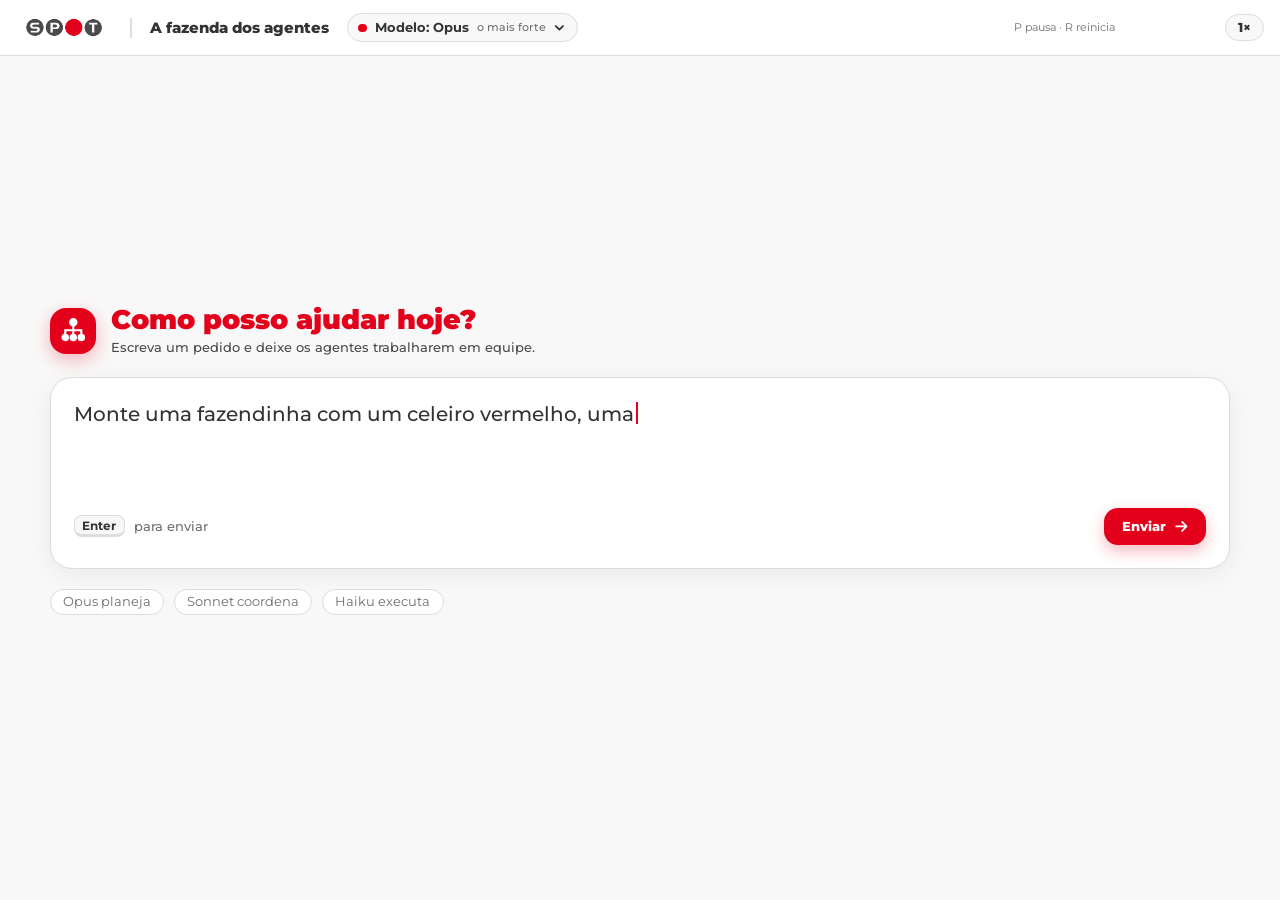
<file: demos/fazenda.html>
<!doctype html>
<html lang="pt-BR">
<head>
<meta charset="utf-8">
<meta name="viewport" content="width=device-width,initial-scale=1">
</head>
<body>
<title>A fazenda dos agentes</title>
<meta name="claude:viewport-fit-sides">
<link rel="stylesheet" href="https://fonts.googleapis.com/css2?family=Montserrat:wght@400;500;700;800;900&display=swap">
<style>
:root{
  --spot-red:#e3001b; --spot-red-deep:#c41029;
  --stage:#15161a; --stage-ink:#ffffff; --stage-muted:#b8b8bc;
  --ink:#333333; --text:#4a4a4a; --text-muted:#6e6e6e;
  --surface:#ffffff; --surface-soft:#f9f8f8; --surface-gray:#ebeaeb; --line:#dedcdd;
  --ok:#1f8f4e;
  --k:1;
  --fs:clamp(13px,1.05vw,20px);
  --gut:max(16px,env(safe-area-inset-left));
  --gutr:max(16px,env(safe-area-inset-right));
  --r:14px; --sh:0 6px 24px rgba(0,0,0,.06);
}
@media (prefers-color-scheme: dark){
  :root:not([data-theme="light"]){
    --spot-red:#e3001b; --spot-red-deep:#c41029; --stage:#15161a; --stage-ink:#ffffff; --stage-muted:#b8b8bc;
    --ink:#333333; --text:#4a4a4a; --text-muted:#6e6e6e; --surface:#ffffff; --surface-soft:#f9f8f8; --surface-gray:#ebeaeb; --line:#dedcdd;
  }
}
:root[data-theme="dark"]{
  --spot-red:#e3001b; --spot-red-deep:#c41029; --stage:#15161a; --stage-ink:#ffffff; --stage-muted:#b8b8bc;
  --ink:#333333; --text:#4a4a4a; --text-muted:#6e6e6e; --surface:#ffffff; --surface-soft:#f9f8f8; --surface-gray:#ebeaeb; --line:#dedcdd;
}
*{box-sizing:border-box}
html,body{margin:0;padding:0}
body{background:var(--surface-soft);color:var(--text);font-family:'Montserrat',system-ui,-apple-system,'Segoe UI',Arial,sans-serif;font-size:var(--fs);line-height:1.3;-webkit-font-smoothing:antialiased;overflow:hidden}
button{font:inherit;color:inherit;cursor:pointer}
.app{height:100vh;height:100dvh;display:flex;flex-direction:column;min-width:0}

/* ---------- header ---------- */
.top{flex:none;height:clamp(54px,4.4vw,84px);background:var(--surface);border-bottom:1px solid var(--line);display:flex;align-items:center;gap:clamp(10px,1.4vw,28px);padding:0 var(--gutr) 0 var(--gut)}
.top img{width:clamp(96px,7.3vw,140px);height:auto;display:block;flex:none}
.top .ttl{font-weight:800;color:var(--ink);font-size:1.15em;white-space:nowrap;padding-left:clamp(10px,1.4vw,28px);border-left:2px solid var(--line)}
.sp{flex:1}
.model{position:relative}
.model>button{display:flex;align-items:center;gap:.6em;background:var(--surface-soft);border:1px solid var(--line);border-radius:999px;padding:.35em .9em .35em .8em;font-weight:700;color:var(--ink)}
.model>button .dot{width:.6em;height:.6em;border-radius:50%;background:var(--spot-red)}
.model>button small{font-size:.8em;font-weight:500;color:var(--text-muted)}
.model>button svg{width:.8em;height:.8em}
.menu{position:absolute;top:calc(100% + 8px);left:0;z-index:30;background:var(--surface);border:1px solid var(--line);border-radius:var(--r);box-shadow:var(--sh);padding:8px;width:max-content;max-width:86vw;display:none}
.menu.open{display:block}
.menu div{padding:.55em .8em;border-radius:10px;display:grid;grid-template-columns:auto 1fr;column-gap:.8em;align-items:baseline}
.menu div b{color:var(--ink)}
.menu div span{color:var(--text-muted)}
.menu div.sel{background:var(--surface-soft)}
.menu div.sel b{color:var(--spot-red)}
.ctl{display:flex;align-items:center;gap:clamp(8px,1vw,18px);color:var(--text-muted);white-space:nowrap}
.step{font-weight:700;color:var(--ink);opacity:0;transition:opacity calc(.5s*var(--k))}
body[data-view="stage"] .step{opacity:1}
.step small{font-weight:500;color:var(--text-muted)}
.spd{background:var(--surface-soft);border:1px solid var(--line);border-radius:999px;padding:.3em .9em;font-weight:800;color:var(--ink)}
.pausepill{position:fixed;top:calc(clamp(54px,4.4vw,84px) + 10px);left:50%;transform:translateX(-50%);background:var(--ink);color:#fff;font-weight:800;border-radius:999px;padding:.4em 1.2em;z-index:60;opacity:0;pointer-events:none;transition:opacity .2s}
body.paused .pausepill{opacity:1}
.keys{font-size:.85em}

/* ---------- views ---------- */
.views{flex:1;min-height:0;position:relative}
.view{position:absolute;inset:0;transition:opacity calc(.6s*var(--k)),transform calc(.6s*var(--k)),visibility 0s}
body[data-view="chat"] #stage{opacity:0;visibility:hidden;pointer-events:none;transform:scale(.985)}
body[data-view="stage"] #chat{opacity:0;visibility:hidden;pointer-events:none;transform:translateY(-34px) scale(.97)}

/* ---------- chat ---------- */
#chat{display:flex;align-items:center;justify-content:center;padding:0 var(--gutr) 4vh var(--gut)}
.chatbox{width:min(1180px,100%);display:flex;flex-direction:column;gap:clamp(14px,1.6vw,30px)}
.hello{display:flex;align-items:center;gap:clamp(12px,1.2vw,22px)}
.av{flex:none;width:clamp(44px,3.6vw,68px);height:clamp(44px,3.6vw,68px);border-radius:16px;background:var(--spot-red);display:grid;place-items:center;box-shadow:0 6px 18px rgba(227,0,27,.28)}
.av svg{width:62%;height:62%}
.hello h1{margin:0;font-weight:900;color:var(--spot-red);font-size:clamp(26px,2.1vw,40px);line-height:1.1}
.hello p{margin:.3em 0 0;color:var(--text);font-weight:500}
.composer{background:var(--surface);border:1px solid var(--line);border-radius:22px;box-shadow:var(--sh);padding:clamp(16px,1.8vw,34px);display:flex;flex-direction:column;gap:clamp(14px,1.6vw,30px);min-height:clamp(170px,15vw,290px)}
.prompt{flex:1;color:var(--ink);font-weight:500;font-size:clamp(17px,1.55vw,30px);line-height:1.4;min-height:3em}
.prompt::after{content:"";display:inline-block;width:.09em;height:1.1em;background:var(--spot-red);vertical-align:-.18em;margin-left:2px;animation:caret 1s steps(1) infinite}
.prompt.sent::after{display:none}
@keyframes caret{50%{opacity:0}}
.crow{display:flex;align-items:center;justify-content:space-between;gap:12px}
.hint{color:var(--text-muted);font-weight:500;display:flex;align-items:center;gap:.7em}
.hint kbd{font:inherit;font-weight:700;font-size:.9em;color:var(--ink);background:var(--surface-soft);border:1px solid var(--line);border-bottom-width:3px;border-radius:8px;padding:.1em .6em}
.send{display:flex;align-items:center;gap:.6em;background:var(--spot-red);color:#fff;border:0;border-radius:14px;padding:.7em 1.3em;font-weight:800;box-shadow:0 6px 16px rgba(227,0,27,.28);transition:transform .15s,background .15s}
.send:hover{background:var(--spot-red-deep)}
.send:active,.send.press{transform:scale(.95)}
.send svg{width:1.1em;height:1.1em}
.chips{display:flex;gap:10px;flex-wrap:wrap;color:var(--text-muted)}
.chips span{border:1px solid var(--line);border-radius:999px;padding:.25em .9em;background:var(--surface)}

/* ---------- stage ---------- */
#stage{display:grid;grid-template-columns:minmax(0,1fr) minmax(0,1.08fr);grid-template-rows:minmax(0,1fr) clamp(170px,24vh,250px);gap:clamp(10px,1vw,20px);padding:clamp(10px,1vw,20px) var(--gutr) clamp(10px,1vw,20px) var(--gut)}
.card{background:var(--surface);border:1px solid var(--line);border-radius:var(--r);box-shadow:var(--sh);min-width:0;min-height:0}
.org{position:relative;padding:clamp(10px,1vw,20px);display:flex;flex-direction:column;justify-content:space-between;gap:clamp(8px,1.4vw,28px);overflow:hidden}
.org .lines{position:absolute;inset:0;width:100%;height:100%;pointer-events:none;z-index:0;overflow:visible}
.ln{fill:none;stroke:#c9c7c8;stroke-width:3;stroke-linecap:round;stroke-dasharray:1;stroke-dashoffset:1;transition:stroke-dashoffset calc(.7s*var(--k))}
.ln.on{stroke-dashoffset:0}
.fl{fill:none;stroke:var(--spot-red);stroke-width:3.5;stroke-dasharray:4 10;stroke-linecap:round;opacity:0;transition:opacity .3s;animation:flow calc(.8s*var(--k)) linear infinite}
.fl.on{opacity:1}
@keyframes flow{to{stroke-dashoffset:-28}}
.orow{display:flex;justify-content:center;position:relative;z-index:1}
.branches{display:grid;grid-template-columns:2fr 2fr 3fr;gap:clamp(6px,.8vw,16px);position:relative;z-index:1}
.branch{display:flex;flex-direction:column;gap:clamp(8px,1.4vw,28px);min-width:0}
.hrow{display:flex;gap:clamp(4px,.4vw,8px)}
.hrow .node{flex:1 1 0;min-width:0}

.node{position:relative;z-index:1;background:var(--surface);border:2px solid var(--line);border-radius:var(--r);padding:.5em .7em;opacity:0;transform:scale(.8);transition:opacity calc(.5s*var(--k)),transform calc(.5s*var(--k)) cubic-bezier(.3,1.4,.5,1),background calc(.4s*var(--k)),border-color calc(.4s*var(--k)),color calc(.4s*var(--k));min-width:0;overflow-wrap:anywhere}
.node.on{opacity:1;transform:none}
.node .nl{font-weight:800;line-height:1.15}
.node .sub{font-weight:700;line-height:1.2}
.node .st{color:var(--text-muted);font-weight:500;line-height:1.25;min-height:1.25em}
.plan{list-style:none;margin:.35em 0 0;padding:0}
.plan li{opacity:0;line-height:1.35}
.plan li b{color:var(--spot-red);margin-right:.3em}
.plan li.show{opacity:1;animation:typ calc(.9s*var(--k)) steps(20) both}
@keyframes typ{from{clip-path:inset(0 100% 0 0)}to{clip-path:inset(0 0 0 0)}}
/* regente */
.opus{width:min(100%,clamp(300px,27vw,520px));border:3px solid var(--spot-red);padding:.65em .95em}
.opus .nl{font-size:1.2em;color:var(--spot-red)}
.opus.active{background:var(--spot-red);border-color:var(--spot-red);color:#fff;animation:ring calc(1.5s*var(--k)) infinite}
.opus.active .nl,.opus.active .st,.opus.active .plan li b{color:#fff}
.opus.active .st{opacity:.92}
.opus.err{background:var(--surface);border-color:var(--spot-red)}
/* maestros */
.sonnet{background:var(--ink);border-color:var(--ink);color:#fff;width:100%}
.sonnet .nl{font-size:1.05em}
.sonnet .sub{font-size:1.05em;color:#fff;opacity:.95}
.sonnet .st{color:#d4d4d6}
.sonnet .plan li b{color:#ff6b7c}
.sonnet.busy{animation:ring2 calc(1.5s*var(--k)) infinite}
/* haikus */
.haiku{background:var(--surface-gray);border-color:#d0cecf;padding:.4em .25em;text-align:center}
.haiku .nl{font-size:.95em;color:var(--ink)}
.haiku .sub{color:var(--text);font-weight:500}
.haiku .st{font-size:.85em;white-space:nowrap}
.pg{height:6px;border-radius:6px;background:#d6d4d5;margin-top:.35em;overflow:hidden}
.pg i{display:block;height:100%;width:0;background:var(--ink);transition:width calc(.8s*var(--k)),background .3s}
.haiku.busy{border-color:var(--ink);background:#fff;animation:ring2 calc(1.2s*var(--k)) infinite}
.haiku.done{background:#fff;border-color:var(--ok)}
.haiku.done .pg i{background:var(--ok)}
.haiku.done .st{color:var(--ok);font-weight:700}
.haiku.flag{background:#fff0f1;border-color:var(--spot-red);animation:ring calc(1s*var(--k)) infinite}
.haiku.flag .pg i{background:var(--spot-red)}
.haiku.flag .st{color:var(--spot-red);font-weight:700}
.haiku.fixed{background:#fff;border-color:var(--ok)}
@keyframes ring{0%{box-shadow:0 0 0 0 rgba(227,0,27,.5)}100%{box-shadow:0 0 0 16px rgba(227,0,27,0)}}
@keyframes ring2{0%{box-shadow:0 0 0 0 rgba(51,51,51,.35)}100%{box-shadow:0 0 0 12px rgba(51,51,51,0)}}

/* fazenda */
.farmwrap{container-type:size;display:grid;place-items:center;min-height:0;min-width:0}
#farm{display:block;width:min(100cqw,calc(100cqh*800/540));height:auto;aspect-ratio:800/540;border-radius:var(--r);border:1px solid var(--line);box-shadow:var(--sh);background:#dff1fb}
#farm text{font-family:'Montserrat',system-ui,sans-serif}
.cloud{fill:#fff;opacity:.92;animation:drift calc(60s*var(--k)) linear infinite alternate}
.cloud.c2{animation-duration:calc(80s*var(--k));animation-direction:alternate-reverse}
@keyframes drift{from{transform:translateX(-30px)}to{transform:translateX(50px)}}
.piece .base{opacity:0;transform-box:fill-box;transform-origin:50% 100%;transform:translateY(10px) scale(.94);transition:opacity calc(.7s*var(--k)),transform calc(.7s*var(--k)),filter calc(.9s*var(--k))}
.piece[data-s="1"] .base{opacity:.6;transform:none;filter:grayscale(1) brightness(1.2)}
.piece[data-s="2"] .base,.piece[data-s="3"] .base{opacity:1;transform:none;filter:none}
.piece .det{opacity:0;transition:opacity calc(.8s*var(--k))}
.piece[data-s="3"] .det{opacity:1}
.piece .post{transform-box:fill-box;transform-origin:50% 100%;transform:scaleY(0);transition:transform calc(.4s*var(--k)) cubic-bezier(.3,1.4,.5,1)}
.piece:not([data-s="0"]) .post{transform:scaleY(1);transition-delay:calc(var(--i)*70ms*var(--k))}
.piece[data-s="1"] .rail{opacity:.5}
.rail{transition:opacity calc(.6s*var(--k))}
#fix{opacity:0;transition:opacity calc(.3s*var(--k))}
#farm.fixed #fix{opacity:1}
#fix .post{transform:scaleY(0);transition:transform calc(.45s*var(--k)) cubic-bezier(.3,1.4,.5,1)}
#fix .rail{opacity:0;transition:opacity calc(.6s*var(--k)) calc(.5s*var(--k))}
#farm.fixed #fix .post{transform:scaleY(1);transition-delay:calc(var(--i)*250ms*var(--k))}
#farm.fixed #fix .rail{opacity:1}
#gaphl{opacity:0;transition:opacity calc(.3s*var(--k));pointer-events:none}
#farm.alert #gaphl{opacity:1}
#gaphl rect.pulse{animation:gp calc(.9s*var(--k)) ease-in-out infinite alternate}
@keyframes gp{from{fill:rgba(227,0,27,.08);stroke-opacity:.5}to{fill:rgba(227,0,27,.34);stroke-opacity:1}}
#banner{opacity:0;transform:translateY(-10px);transition:opacity calc(.4s*var(--k)),transform calc(.4s*var(--k))}
#banner.on{opacity:1;transform:none}
#banner .bg{fill:var(--spot-red);transition:fill .3s}
#banner.ok .bg{fill:var(--ok)}
.bdg{opacity:0;transform-box:fill-box;transform-origin:50% 50%;transform:scale(.3);transition:opacity calc(.3s*var(--k)),transform calc(.4s*var(--k)) cubic-bezier(.3,1.6,.5,1)}
.bdg.on{opacity:1;transform:none}
.bdg circle{fill:var(--ok);stroke:#fff;stroke-width:3}
.bdg.bad circle{fill:var(--spot-red)}
.bdg path{fill:none;stroke:#fff;stroke-width:4;stroke-linecap:round;stroke-linejoin:round}
#scan{opacity:0;pointer-events:none}
#farm.scan #scan{animation:scan calc(3.6s*var(--k)) linear both}
@keyframes scan{0%{opacity:1;transform:translateX(-120px)}95%{opacity:1}100%{opacity:0;transform:translateX(820px)}}

/* rodape */
.foot{grid-column:1 / -1;display:grid;grid-template-columns:minmax(0,.9fr) minmax(0,1.1fr);gap:clamp(10px,1vw,20px);min-height:0}
.log,.chatbar{padding:clamp(10px,.9vw,18px) clamp(12px,1.1vw,22px);display:flex;flex-direction:column;overflow:hidden}
.lab{font-size:.78em;font-weight:800;letter-spacing:.08em;text-transform:uppercase;color:var(--text-muted);margin-bottom:.4em;flex:none}
.logl{flex:1;min-height:0;display:flex;flex-direction:column;justify-content:flex-end;overflow:hidden;gap:.15em}
.l{line-height:1.3;animation:lin calc(.4s*var(--k)) both;color:var(--text)}
.l b{color:var(--ink);font-weight:800}
.l.o b{color:var(--spot-red)}
.l.bad{color:var(--spot-red);font-weight:700}
.l.good{color:var(--ok);font-weight:700}
.l.good b{color:var(--ok)}
@keyframes lin{from{opacity:0;transform:translateY(8px)}to{opacity:1;transform:none}}
.msgs{flex:1;min-height:0;display:flex;flex-direction:column;justify-content:flex-end;gap:.5em;overflow:hidden}
.msg{display:flex;gap:.7em;align-items:flex-start}
.bubble{border-radius:16px;padding:.5em .9em;max-width:100%}
.msg.me{justify-content:flex-end;opacity:0;transition:opacity calc(.5s*var(--k))}
.msg.me.on{opacity:1}
.msg.me .bubble{background:var(--surface-gray);color:var(--ink);font-weight:500;white-space:nowrap;overflow:hidden;text-overflow:ellipsis;min-width:0}
.msg.bot{opacity:0;transform:translateY(10px);transition:opacity calc(.6s*var(--k)),transform calc(.6s*var(--k))}
.msg.bot.on{opacity:1;transform:none}
.msg.bot .av{width:2em;height:2em;border-radius:10px;box-shadow:none}
.msg.bot .bubble{background:var(--surface-soft);border:1px solid var(--line);color:var(--ink);font-weight:500}
.msg.bot .bubble b{font-weight:800;color:var(--spot-red)}
.quote{font-weight:900;color:var(--spot-red);font-size:1.3em;margin-top:.1em;line-height:1.2;opacity:0;transition:opacity calc(.7s*var(--k))}
.quote.on{opacity:1}
.part{position:fixed;left:0;top:0;width:16px;height:16px;margin:-8px 0 0 -8px;border-radius:50%;background:var(--spot-red);border:3px solid #fff;box-shadow:0 0 14px rgba(227,0,27,.8);pointer-events:none;z-index:50;opacity:0}
.part.t{width:10px;height:10px;margin:-5px 0 0 -5px;border:0;opacity:0;box-shadow:none}
.paused *,.paused *::before,.paused *::after{animation-play-state:paused!important}
.instant *,.instant *::before,.instant *::after{transition:none!important;animation:none!important}

@media (max-width:760px){
  html,body{overflow-x:hidden;overflow-y:auto}
  body{overflow:auto}
  .app{height:auto;min-height:100dvh}
  .views{position:static}
  .view{position:static}
  body[data-view="chat"] #stage,body[data-view="stage"] #chat{display:none}
  #chat{min-height:calc(100dvh - 54px);padding-top:20px;padding-bottom:30px;align-items:flex-start}
  #stage{display:flex;flex-direction:column}
  .top .ttl,.keys{display:none}
  .top{flex-wrap:nowrap;gap:8px;overflow:hidden}
  .top img{width:84px}
  .ctl{gap:6px}
  .spd{padding:.3em .6em}
  .model>button small{display:none}
  .model>button{white-space:nowrap;padding:.3em .6em}
  .branches{grid-template-columns:1fr}
  .org{gap:14px}
  .farmwrap{display:block;container-type:normal}
  #farm{width:100%}
  .foot{display:flex;flex-direction:column}
  .log,.chatbar{min-height:150px}
  .logl,.msgs{justify-content:flex-start}
  .step small{display:none}
  .composer{min-height:240px}
  .hint{font-size:.9em}
}
@media (prefers-reduced-motion:reduce){
  *,*::before,*::after{animation-duration:.01ms!important;animation-iteration-count:1!important;transition-duration:.01ms!important;transition-delay:0s!important}
}
</style>

<div class="app">
  <header class="top">
    <img src="../img/spot-logo.png" alt="SPOT">
    <span class="ttl">A fazenda dos agentes</span>
    <div class="model" id="model">
      <button type="button" id="modelbtn" aria-haspopup="listbox" aria-expanded="false"><span class="dot"></span>Modelo: Opus <small>o mais forte</small>
        <svg viewBox="0 0 12 12" fill="none" stroke="currentColor" stroke-width="2" stroke-linecap="round" stroke-linejoin="round"><path d="M2 4.5l4 4 4-4"/></svg></button>
      <div class="menu" id="menu" role="listbox">
        <div class="sel"><b>Opus</b><span>o regente: planeja e confere</span></div>
        <div><b>Sonnet</b><span>o maestro: cuida de uma parte</span></div>
        <div><b>Haiku</b><span>o instrumento: rápido, tarefa pequena</span></div>
      </div>
    </div>
    <span class="sp"></span>
    <div class="ctl">
      <span class="keys">P pausa · R reinicia</span>
      <span class="step" id="step">Passo <b id="stn">1</b> de <b>8</b> <small id="stname"></small></span>
      <button type="button" class="spd" id="spd" title="Velocidade (S)">1×</button>
    </div>
  </header>
  <div class="pausepill" id="pausepill">Pausado</div>

  <main class="views">
    <section class="view" id="chat" aria-label="Chat">
      <div class="chatbox">
        <div class="hello">
          <div class="av"><svg viewBox="0 0 32 32" fill="none" stroke="#fff" stroke-width="2.4" stroke-linecap="round"><circle cx="16" cy="7" r="3.6" fill="#fff"/><circle cx="7" cy="24" r="3" fill="#fff"/><circle cx="16" cy="24" r="3" fill="#fff"/><circle cx="25" cy="24" r="3" fill="#fff"/><path d="M16 10.6V16M7 21V16h18v5M16 16v5"/></svg></div>
          <div><h1>Como posso ajudar hoje?</h1><p>Escreva um pedido e deixe os agentes trabalharem em equipe.</p></div>
        </div>
        <div class="composer">
          <div class="prompt" id="prompt" role="textbox" aria-readonly="true"><span id="ptext"></span></div>
          <div class="crow">
            <div class="hint"><kbd>Enter</kbd> para enviar</div>
            <button type="button" class="send" id="send">Enviar
              <svg viewBox="0 0 20 20" fill="none" stroke="currentColor" stroke-width="2.4" stroke-linecap="round" stroke-linejoin="round"><path d="M3 10h13M11 4l6 6-6 6"/></svg></button>
          </div>
        </div>
        <div class="chips"><span>Opus planeja</span><span>Sonnet coordena</span><span>Haiku executa</span></div>
      </div>
    </section>

    <section class="view" id="stage" aria-label="Orquestra">
      <div class="card org" id="org"></div>
      <div class="farmwrap" id="farmwrap">
<svg id="farm" viewBox="0 0 800 540" role="img" aria-label="Ilustração da fazenda sendo construída pelos agentes">
<defs>
  <linearGradient id="sky" x1="0" y1="0" x2="0" y2="1"><stop offset="0" stop-color="#a9ddf7"/><stop offset="1" stop-color="#e8f7fd"/></linearGradient>
  <linearGradient id="scang" x1="0" y1="0" x2="1" y2="0"><stop offset="0" stop-color="#fff" stop-opacity="0"/><stop offset=".85" stop-color="#fff" stop-opacity=".55"/><stop offset="1" stop-color="#e3001b" stop-opacity=".9"/></linearGradient>
  <g id="tree-b"><rect x="-7" y="-52" width="14" height="54" rx="3" fill="#7a4b2a"/><circle cx="-26" cy="-58" r="24" fill="#388a3e"/><circle cx="26" cy="-58" r="24" fill="#388a3e"/><circle cx="0" cy="-80" r="36" fill="#3f9b45"/></g>
  <g id="tree-d"><circle cx="-10" cy="-94" r="14" fill="#62b95a"/><circle cx="17" cy="-72" r="10" fill="#62b95a"/><circle cx="-26" cy="-64" r="8" fill="#62b95a"/><path d="M0 0V-30" stroke="#5a3519" stroke-width="2.5"/><circle cx="-12" cy="-72" r="4.5" fill="#e3001b"/><circle cx="14" cy="-96" r="4.5" fill="#e3001b"/><circle cx="26" cy="-56" r="4.5" fill="#e3001b"/><circle cx="-28" cy="-48" r="4" fill="#e3001b"/></g>
  <g id="chick-b" stroke="#4a4a4a" stroke-width="2" stroke-linejoin="round"><path d="M-14 -4 q-12 -10 -10 -22 q10 6 16 14z" fill="var(--c)"/><ellipse cx="0" cy="0" rx="17" ry="13" fill="var(--c)"/><circle cx="15" cy="-13" r="8" fill="var(--c)"/></g>
  <g id="chick-d"><ellipse cx="-3" cy="2" rx="9" ry="6" fill="var(--w)" stroke="#4a4a4a" stroke-width="1.6"/><circle cx="12" cy="-21" r="3" fill="#e3001b"/><circle cx="16" cy="-22" r="3" fill="#e3001b"/><polygon points="22,-14 31,-11 22,-8" fill="#f2a31b" stroke="#4a4a4a" stroke-width="1.4" stroke-linejoin="round"/><circle cx="18" cy="-15" r="1.9" fill="#222"/><path d="M-4 12v10M5 12v10M-8 22h8M1 22h8" stroke="#f2a31b" stroke-width="3" stroke-linecap="round"/></g>
</defs>

<rect width="800" height="540" fill="url(#sky)"/>
<circle cx="690" cy="78" r="62" fill="#fff6c8" opacity=".55"/><circle cx="690" cy="78" r="34" fill="#ffd95a"/>
<g class="cloud c1"><ellipse cx="170" cy="150" rx="50" ry="16"/><ellipse cx="140" cy="140" rx="28" ry="17"/><ellipse cx="200" cy="138" rx="32" ry="19"/></g>
<g class="cloud c2"><ellipse cx="520" cy="120" rx="46" ry="14"/><ellipse cx="494" cy="112" rx="24" ry="14"/><ellipse cx="548" cy="110" rx="28" ry="16"/></g>
<path d="M0 292 Q120 215 260 268 Q380 316 520 256 Q660 204 800 276 V540 H0Z" fill="#a6d98a"/>
<path d="M0 330 Q200 276 400 322 Q600 366 800 316 V540 H0Z" fill="#82c867"/>
<path d="M0 352 Q400 326 800 354 V540 H0Z" fill="#6cba55"/>
<path d="M0 470 Q400 452 800 474 V540 H0Z" fill="#7cc764"/>
<g fill="#5aa847" opacity=".55"><ellipse cx="120" cy="380" rx="34" ry="5"/><ellipse cx="520" cy="470" rx="40" ry="5"/><ellipse cx="660" cy="440" rx="30" ry="4"/><ellipse cx="260" cy="500" rx="44" ry="5"/></g>

<!-- arvores -->
<g class="piece" id="p-arvores" data-s="0">
  <g class="base"><use href="#tree-b" transform="translate(40 324) scale(.92)"/><use href="#tree-b" transform="translate(338 308) scale(.78)"/><use href="#tree-b" transform="translate(392 312) scale(.58)"/><use href="#tree-b" transform="translate(742 304) scale(.86)"/></g>
  <g class="det"><use href="#tree-d" transform="translate(40 324) scale(.92)"/><use href="#tree-d" transform="translate(338 308) scale(.78)"/><use href="#tree-d" transform="translate(392 312) scale(.58)"/><use href="#tree-d" transform="translate(742 304) scale(.86)"/></g>
</g>

<!-- celeiro -->
<g class="piece" id="p-celeiro" data-s="0">
  <g class="base">
    <ellipse cx="180" cy="348" rx="124" ry="9" fill="#000" opacity=".13"/>
    <polygon points="80,346 80,252 104,214 180,192 256,214 280,252 280,346" fill="#e3001b"/>
    <polyline points="72,252 102,203 180,180 258,203 288,252" fill="none" stroke="#7d0a18" stroke-width="5" stroke-linejoin="round" stroke-linecap="round"/>
    <polyline points="74,257 103,209 180,186 257,209 286,257" fill="none" stroke="#f4efe9" stroke-width="7" stroke-linejoin="round" stroke-linecap="round"/>
    <rect x="146" y="276" width="68" height="70" fill="#b30016" stroke="#f4efe9" stroke-width="5"/>
    <path d="M146 276L214 346M214 276L146 346" stroke="#f4efe9" stroke-width="5"/>
    <rect x="162" y="222" width="36" height="30" fill="#8c0d1c" stroke="#f4efe9" stroke-width="4"/>
    <path d="M162 222L198 252M198 222L162 252" stroke="#f4efe9" stroke-width="3"/>
  </g>
  <g class="det">
    <g stroke="#000" stroke-opacity=".13" stroke-width="2"><path d="M100 258V346M120 242V346M240 242V346M260 258V346M130 246V274M230 246V274"/></g>
    <path d="M180 185V160M162 166H198M192 160L198 166L192 172" fill="none" stroke="#444" stroke-width="3" stroke-linecap="round" stroke-linejoin="round"/><circle cx="180" cy="166" r="4" fill="#444"/>
    <rect x="164" y="238" width="32" height="14" fill="#f0c24b"/>
    <g stroke="#b98a1e" stroke-width="2"><rect x="226" y="322" width="38" height="24" fill="#e8b83c"/><path d="M238 322V346M252 322V346"/><rect x="232" y="300" width="30" height="22" fill="#efc54f"/><path d="M244 300V322"/></g>
    <rect x="96" y="332" width="30" height="14" rx="3" fill="#8a8a8a"/><path d="M100 332v-8h22v8" fill="none" stroke="#8a8a8a" stroke-width="3"/>
  </g>
</g>

<!-- campo -->
<g class="piece" id="p-campo" data-s="0">
  <g class="base" id="campo-base"><polygon points="505,320 785,318 792,396 470,402" fill="#7a4a2a"/></g>
  <g class="det" id="campo-det"></g>
</g>

<!-- galinhas -->
<g class="piece" id="p-galinhas" data-s="0">
  <g class="base"><use href="#chick-b" transform="translate(168 414)" style="--c:#fff"/><use href="#chick-b" transform="translate(222 426) scale(-.9 .9)" style="--c:#d19a58"/><use href="#chick-b" transform="translate(270 410)" style="--c:#fff"/></g>
  <g class="det"><use href="#chick-d" transform="translate(168 414)" style="--w:#eee"/><use href="#chick-d" transform="translate(222 426) scale(-.9 .9)" style="--w:#a86a32"/><use href="#chick-d" transform="translate(270 410)" style="--w:#eee"/></g>
</g>

<!-- vaca -->
<g class="piece" id="p-vaca" data-s="0">
  <g class="base" stroke="#4a4a4a" stroke-width="2.5" stroke-linejoin="round" stroke-linecap="round">
    <ellipse cx="381" cy="421" rx="12" ry="7" fill="#f6b7b7"/>
    <rect x="352" y="410" width="11" height="34" rx="3" fill="#fff"/><rect x="368" y="412" width="11" height="32" rx="3" fill="#fff"/>
    <rect x="404" y="412" width="11" height="32" rx="3" fill="#fff"/><rect x="420" y="410" width="11" height="34" rx="3" fill="#fff"/>
    <path d="M352 440h11v5h-11zM368 440h11v5h-11zM404 440h11v5h-11zM420 440h11v5h-11z" fill="#333"/>
    <path d="M340 388q-16 8 -12 36" fill="none" stroke-width="4"/><ellipse cx="328" cy="428" rx="5" ry="8" fill="#333"/>
    <ellipse cx="388" cy="396" rx="52" ry="28" fill="#fff"/>
    <path d="M436 384l6-20" stroke="#efe2b8" stroke-width="6" fill="none"/><path d="M458 380l8-18" stroke="#efe2b8" stroke-width="6" fill="none"/>
    <rect x="428" y="366" width="42" height="38" rx="15" fill="#fff"/>
    <ellipse cx="426" cy="372" rx="11" ry="5" transform="rotate(-25 426 372)" fill="#fff"/>
    <ellipse cx="465" cy="394" rx="14" ry="11" fill="#f6b7b7"/>
    <circle cx="448" cy="380" r="3.4" fill="#222" stroke="none"/>
    <circle cx="461" cy="394" r="1.8" fill="#4a4a4a" stroke="none"/><circle cx="469" cy="394" r="1.8" fill="#4a4a4a" stroke="none"/>
  </g>
  <g class="det">
    <ellipse cx="366" cy="384" rx="15" ry="10" fill="#2b2b2b"/><ellipse cx="406" cy="404" rx="13" ry="9" fill="#2b2b2b"/><ellipse cx="390" cy="372" rx="9" ry="6" fill="#2b2b2b"/><ellipse cx="343" cy="408" rx="8" ry="6" fill="#2b2b2b"/>
    <path d="M436 372q10-6 18 2q-2 10-12 10q-8 -4 -6 -12z" fill="#2b2b2b"/>
    <path d="M428 394q14 6 30 2" fill="none" stroke="#c0392b" stroke-width="3.5" stroke-linecap="round"/><circle cx="443" cy="402" r="5" fill="#f2c230" stroke="#b58a12" stroke-width="1.5"/>
  </g>
</g>

<!-- porco -->
<g class="piece" id="p-porco" data-s="0">
  <g class="base" stroke="#4a4a4a" stroke-width="2.5" stroke-linejoin="round" stroke-linecap="round">
    <ellipse cx="572" cy="448" rx="58" ry="8" fill="#8a6a4a" stroke="none" opacity=".75"/>
    <rect x="544" y="434" width="11" height="16" rx="3" fill="#f09ab0"/><rect x="590" y="434" width="11" height="16" rx="3" fill="#f09ab0"/>
    <ellipse cx="566" cy="420" rx="40" ry="24" fill="#f7a8b8"/>
    <path d="M598 398l14-10 2 18z" fill="#f09ab0"/>
    <circle cx="607" cy="414" r="19" fill="#f7a8b8"/>
    <ellipse cx="622" cy="420" rx="10" ry="8.5" fill="#f58aa3"/>
    <circle cx="619" cy="420" r="1.8" fill="#4a4a4a" stroke="none"/><circle cx="626" cy="420" r="1.8" fill="#4a4a4a" stroke="none"/>
    <circle cx="610" cy="408" r="2.8" fill="#222" stroke="none"/>
  </g>
  <g class="det"><path d="M528 414q-14-4 -10-14q6-8 12 0" fill="none" stroke="#f09ab0" stroke-width="4" stroke-linecap="round"/><ellipse cx="600" cy="420" rx="5" ry="3" fill="#f58aa3" opacity=".8"/><path d="M552 410q12-6 24 0M556 424q10 4 22 0" fill="none" stroke="#f09ab0" stroke-width="2.5" stroke-linecap="round"/></g>
</g>

<!-- cerca -->
<g class="piece" id="p-cerca" data-s="0">
  <g class="base" id="cerca-base"></g>
  <g class="det" id="cerca-det"></g>
</g>
<g id="fix"></g>

<!-- grama frontal -->
<g fill="#4f9d3f"><path d="M10 524l4-14 4 14zM18 524l4-10 3 10z"/><path d="M600 528l4-14 4 14zM608 528l4-10 3 10z"/><path d="M770 520l4-14 4 14z"/><path d="M180 530l4-14 4 14zM188 530l4-9 3 9z"/></g>

<!-- alerta de vao -->
<g id="gaphl">
  <rect class="pulse" x="310" y="436" width="166" height="74" rx="10" fill="rgba(227,0,27,.2)" stroke="#e3001b" stroke-width="3.5" stroke-dasharray="9 6"/>
  <rect x="330" y="512" width="126" height="24" rx="12" fill="#e3001b"/><text x="393" y="529" text-anchor="middle" font-size="14" font-weight="800" fill="#fff">VÃO NA CERCA</text>
</g>

<!-- selos de inspecao -->
<g transform="translate(284 262)"><g class="bdg" id="b-celeiro"><circle r="15"/><path d="M-6 0l4.5 5 8-10"/></g></g>
<g transform="translate(772 336)"><g class="bdg" id="b-campo"><circle r="15"/><path d="M-6 0l4.5 5 8-10"/></g></g>
<g transform="translate(74 252)"><g class="bdg" id="b-arvores"><circle r="15"/><path d="M-6 0l4.5 5 8-10"/></g></g>
<g transform="translate(284 392)"><g class="bdg" id="b-galinhas"><circle r="15"/><path d="M-6 0l4.5 5 8-10"/></g></g>
<g transform="translate(486 356)"><g class="bdg" id="b-vaca"><circle r="15"/><path d="M-6 0l4.5 5 8-10"/></g></g>
<g transform="translate(646 398)"><g class="bdg" id="b-porco"><circle r="15"/><path d="M-6 0l4.5 5 8-10"/></g></g>
<g transform="translate(393 468)"><g class="bdg bad" id="b-cerca"><circle r="15"/><path d="M-5.5 -5.5l11 11M5.5 -5.5l-11 11"/></g></g>

<rect id="scan" x="0" y="0" width="120" height="540" fill="url(#scang)"/>

<g id="banner"><rect class="bg" x="16" y="14" width="440" height="82" rx="14"/>
  <text id="bn1" x="36" y="49" font-size="22" font-weight="800" fill="#fff">Inspeção: a cerca tem um vão.</text>
  <text id="bn2" x="36" y="79" font-size="22" font-weight="500" fill="#fff">Volta para o Haiku 2.</text></g>
</svg>
      </div>

      <div class="foot">
        <div class="card log"><div class="lab">Atividade</div><div class="logl" id="logl"></div></div>
        <div class="card chatbar"><div class="lab">Conversa</div>
          <div class="msgs">
            <div class="msg me" id="msgme"><div class="bubble" id="mebub"></div></div>
            <div class="msg bot" id="msgbot"><div class="av"><svg viewBox="0 0 32 32" fill="none" stroke="#fff" stroke-width="2.4" stroke-linecap="round"><circle cx="16" cy="7" r="3.6" fill="#fff"/><circle cx="7" cy="24" r="3" fill="#fff"/><circle cx="16" cy="24" r="3" fill="#fff"/><circle cx="25" cy="24" r="3" fill="#fff"/><path d="M16 10.6V16M7 21V16h18v5M16 16v5"/></svg></div>
              <div class="bubble"><div><b>Opus</b> · Pronto. 1 regente, 3 maestros, 7 agentes e 1 correção.</div><div class="quote" id="quote">Sempre tem alguém que confere.</div></div></div>
          </div>
        </div>
      </div>
    </section>
  </main>
</div>

<script>
(function(){
'use strict';
var $=function(s,r){return (r||document).querySelector(s)};
var PROMPT="Monte uma fazendinha com um celeiro vermelho, uma plantação, animais e uma cerca. Divida o trabalho entre agentes e me mostre cada etapa.";
var root=document.documentElement, body=document.body;
var reduced=false; try{reduced=matchMedia('(prefers-reduced-motion: reduce)').matches}catch(e){}
var NS='http://www.w3.org/2000/svg';
var STEPS=[[0,'Pedido'],[1.6,'Plano do regente'],[8.4,'Maestros'],[14.4,'Agentes'],[18.2,'Construção'],[32,'Inspeção'],[41.5,'Correção'],[47.5,'Entrega']];
var MAEST=[
  {id:'s1',name:'Construção',plan:['Celeiro vermelho','Cerca de madeira'],h:[1,2]},
  {id:'s2',name:'Plantação',plan:['Campo plantado','Árvores ao redor'],h:[3,4]},
  {id:'s3',name:'Animais',plan:['Vaca malhada','Galinhas','Porco rosa'],h:[5,6,7]}];
var HAI={1:'celeiro',2:'cerca',3:'campo',4:'árvores',5:'vaca',6:'galinhas',7:'porco'};
var PIECE={1:'celeiro',2:'cerca',3:'campo',4:'arvores',5:'vaca',6:'galinhas',7:'porco'};
var HMAE={1:'s1',2:'s1',3:'s2',4:'s2',5:'s3',6:'s3',7:'s3'};
var DONE_TXT={1:'4 paredes, telhado e porta',2:'14 estacas',3:'5 fileiras plantadas',4:'4 árvores',5:'vaca malhada pronta',6:'3 galinhas',7:'porco rosa e feliz'};

var state='idle',paused=false,speed=1,now=0,idx=0,last=0,events=[],instant=false,step=0;
var anims=[],conns=[],typing=null;

/* ---------- fazenda: pecas geradas ---------- */
function mk(tag,attrs,parent){var e=document.createElementNS(NS,tag);for(var k in attrs)e.setAttribute(k,attrs[k]);if(parent)parent.appendChild(e);return e}
function buildFarmStatic(){
  var cb=$('#cerca-base'),cd=$('#cerca-det'),fx=$('#fix');
  var X=function(i){return 24+i*56};
  function post(i,parent,n){var x=X(i);var p=mk('path',{d:'M'+x+' 500V453L'+(x+5)+' 445L'+(x+10)+' 453V500Z',fill:'#b9803f',stroke:'#8a5a26','stroke-width':'1.5','stroke-linejoin':'round',class:'post'},parent);p.style.setProperty('--i',n)}
  function rail(x1,x2,y,parent){mk('rect',{x:x1,y:y,width:x2-x1,height:8,rx:2,fill:'#dcab63',stroke:'#a8722f','stroke-width':'1.5',class:'rail'},parent)}
  var n=0;
  [0,1,2,3,4,5,8,9,10,11,12,13].forEach(function(i){post(i,cb,n++)});
  rail(X(0)+5,X(5)+5,460,cb);rail(X(0)+5,X(5)+5,480,cb);rail(X(8)+5,X(13)+5,460,cb);rail(X(8)+5,X(13)+5,480,cb);
  [0,1,2,3,4,5,8,9,10,11,12,13].forEach(function(i){var x=X(i)+5;mk('circle',{cx:x,cy:464,r:2,fill:'#5b3a17'},cd);mk('circle',{cx:x,cy:484,r:2,fill:'#5b3a17'},cd)});
  [[40,'#fff'],[200,'#f6c545'],[650,'#fff']].forEach(function(f){var g=mk('g',{},cd);for(var a=0;a<5;a++){var ang=a*72*Math.PI/180;mk('circle',{cx:f[0]+Math.cos(ang)*4,cy:508+Math.sin(ang)*4,r:3,fill:f[1]},g)}mk('circle',{cx:f[0],cy:508,r:2.4,fill:'#e3001b'},g)});
  post(6,fx,0);post(7,fx,1);
  rail(X(5)+5,X(8)+5,460,fx);rail(X(5)+5,X(8)+5,480,fx);
  // campo
  var cbase=$('#campo-base'),cdet=$('#campo-det');
  var ys=[334,347,360,373,387];
  ys.forEach(function(y,r){
    var xl=505-(y-320)*35/82, xr=785+(y-318)*7/78;
    mk('line',{x1:xl+4,y1:y,x2:xr-4,y2:y,stroke:'#5e3720','stroke-width':3.5,'stroke-linecap':'round'},cbase);
    var sc=.8+r*.1, col=[null,'#f28c28','#f2d13a','#f28c28',null][r];
    for(var x=xl+22;x<xr-14;x+=26){
      var g=mk('g',{},cdet);
      mk('circle',{cx:x,cy:y-5*sc,r:5*sc,fill:'#4caf50'},g);
      mk('circle',{cx:x+5*sc,cy:y-8*sc,r:4.2*sc,fill:'#66bb6a'},g);
      mk('circle',{cx:x-5*sc,cy:y-7*sc,r:4*sc,fill:'#43a047'},g);
      if(col)mk('circle',{cx:x+1,cy:y-1,r:3.4*sc,fill:col},g);
    }
  });
  // espantalho
  var s=mk('g',{},cdet);
  mk('path',{d:'M650 396V338M630 350H670',stroke:'#7a4b2a','stroke-width':4,'stroke-linecap':'round'},s);
  mk('circle',{cx:650,cy:330,r:9,fill:'#f2d29b',stroke:'#4a4a4a','stroke-width':2},s);
  mk('path',{d:'M638 326h24M643 326l7-16l7 16z',fill:'#c41029',stroke:'#4a4a4a','stroke-width':2,'stroke-linejoin':'round'},s);
}

/* ---------- org ---------- */
function haikuHTML(n){return '<div class="node haiku" id="n-h'+n+'"><div class="nl">Haiku '+n+'</div><div class="sub">'+HAI[n]+'</div><div class="st">na fila</div><div class="pg"><i></i></div></div>'}
function buildOrg(){
  var org=$('#org');
  var h='<svg class="lines" id="lines"></svg>';
  h+='<div class="orow"><div class="node opus" id="n-opus"><div class="nl">Opus · Regente</div><div class="st">aguardando o pedido</div><ol class="plan" style="padding:0">'+
    '<li><b>1</b>Construção: celeiro e cerca</li><li><b>2</b>Plantação: campo e árvores</li><li><b>3</b>Animais: vaca, galinhas e porco</li></ol></div></div>';
  h+='<div class="branches">';
  MAEST.forEach(function(m){
    h+='<div class="branch"><div class="node sonnet" id="n-'+m.id+'"><div class="nl">Sonnet · Maestro</div><div class="sub">'+m.name+'</div><div class="st">aguardando</div><ol class="plan" style="padding:0">'+
      m.plan.map(function(p,i){return '<li><b>'+(i+1)+'</b>'+p+'</li>'}).join('')+'</ol></div><div class="hrow">'+m.h.map(haikuHTML).join('')+'</div></div>';
  });
  h+='</div>';
  org.innerHTML=h;
  var svg=$('#lines');conns=[];
  function conn(a,b){var base=document.createElementNS(NS,'path');base.setAttribute('class','ln');base.setAttribute('pathLength','1');var fl=document.createElementNS(NS,'path');fl.setAttribute('class','fl');svg.appendChild(base);svg.appendChild(fl);conns.push({from:a,to:b,base:base,fl:fl})}
  MAEST.forEach(function(m){conn('n-opus','n-'+m.id)});
  for(var n=1;n<=7;n++)conn('n-'+HMAE[n],'n-h'+n);
  layoutLines();
}
function layoutLines(){
  var org=$('#org'),svg=$('#lines');if(!org||!svg)return;
  svg.setAttribute('viewBox','0 0 '+org.clientWidth+' '+org.clientHeight);
  conns.forEach(function(c){
    var a=document.getElementById(c.from),b=document.getElementById(c.to);if(!a||!b)return;
    var ro=org.getBoundingClientRect(),ra=a.getBoundingClientRect(),rb=b.getBoundingClientRect();
    var ax=ra.left+ra.width/2-ro.left,ay=ra.top+ra.height/2-ro.top+a.offsetHeight/2,bx=rb.left+rb.width/2-ro.left,by=rb.top+rb.height/2-ro.top-b.offsetHeight/2,m=(by-ay)*.5;
    var d='M'+ax+' '+ay+' C'+ax+' '+(ay+m)+' '+bx+' '+(by-m)+' '+bx+' '+by;
    c.base.setAttribute('d',d);c.fl.setAttribute('d',d);
  });
}
function lineIdx(to){for(var i=0;i<conns.length;i++)if(conns[i].to===to)return i;return -1}
function lineOn(to){var c=conns[lineIdx(to)];if(c)c.base.classList.add('on')}
function lineFlow(to,on){var c=conns[lineIdx(to)];if(c)c.fl.classList.toggle('on',!!on)}
function N(id){return document.getElementById(id)}
function show(id){N(id).classList.add('on')}
function st(id,t){var e=$('.st',N(id));if(e)e.textContent=t}
function cls(id,add,rem){var e=N(id);(rem||[]).forEach(function(c){e.classList.remove(c)});(add||[]).forEach(function(c){e.classList.add(c)})}
function planLine(id,i){var l=N(id).querySelectorAll('.plan li')[i];if(l)l.classList.add('show')}
function prog(n,p){var i=$('.pg i',N('n-h'+n));if(i)i.style.width=p+'%'}

/* ---------- log ---------- */
function log(who,text,kind){
  var d=document.createElement('div');d.className='l '+(kind||'');
  d.innerHTML='<b>'+who+':</b> '+text;
  var l=$('#logl');l.appendChild(d);while(l.children.length>6)l.removeChild(l.firstChild);
}

/* ---------- particulas ---------- */
function fly(fromEl,toEl){
  if(instant||reduced)return;
  var a=fromEl.getBoundingClientRect(),b=toEl.getBoundingClientRect();
  var x0=a.left+a.width/2,y0=a.top+a.height/2,x1=b.left+b.width/2,y1=b.top+b.height/2;
  for(var i=0;i<4;i++){
    var p=document.createElement('div');p.className='part'+(i?' t':'');
    if(i){p.style.background='rgba(227,0,27,'+(0.5-i*0.1)+')'}
    document.body.appendChild(p);
    var mx=(x0+x1)/2,my=Math.min(y0,y1)-70-i*2;
    var an=p.animate([
      {transform:'translate('+x0+'px,'+y0+'px) scale(.6)',opacity:0},
      {transform:'translate('+(x0*.7+mx*.3)+'px,'+(y0*.6+my*.4)+'px) scale(1.1)',opacity:1,offset:.2},
      {transform:'translate('+mx+'px,'+my+'px) scale(1.2)',opacity:1,offset:.55},
      {transform:'translate('+x1+'px,'+y1+'px) scale(.7)',opacity:1,offset:.95},
      {transform:'translate('+x1+'px,'+y1+'px) scale(.3)',opacity:0}
    ],{duration:1000,delay:i*70,easing:'ease-in-out',fill:'both'});
    an.playbackRate=speed;if(paused)an.pause();
    anims.push(an);
    (function(an,p){an.onfinish=function(){p.remove();var k=anims.indexOf(an);if(k>=0)anims.splice(k,1)}})(an,p);
  }
}
function killParticles(){anims.forEach(function(a){try{a.cancel()}catch(e){}});anims=[];document.querySelectorAll('.part').forEach(function(p){p.remove()})}

/* ---------- farm ---------- */
function piece(n,s){var g=$('#p-'+PIECE[n]);g.setAttribute('data-s',String(s))}
function resetFarm(){
  Object.keys(PIECE).forEach(function(n){$('#p-'+PIECE[n]).setAttribute('data-s','0')});
  var f=$('#farm');f.classList.remove('fixed','alert','scan');
  document.querySelectorAll('.bdg').forEach(function(b){b.classList.remove('on')});$('#b-cerca').classList.add('bad');$('#b-cerca path').setAttribute('d','M-5.5 -5.5l11 11M5.5 -5.5l-11 11');
  var bn=$('#banner');bn.classList.remove('on','ok');
  $('#bn1').textContent='Inspeção: a cerca tem um vão.';$('#bn2').textContent='Volta para o Haiku 2.';
}
function setStep(n){step=n;$('#stn').textContent=n;$('#stname').textContent='· '+STEPS[n-1][1]}

/* ---------- timeline ---------- */
function E(t,fn){events.push({t:t,fn:fn})}
var BUILD={ // start, s1, s2, s3, done
  1:[18.2,19.1,22.0,25.0,28.0],2:[18.7,19.6,21.8,24.2,26.2],3:[19.2,20.1,23.0,26.0,29.0],4:[19.7,20.6,23.4,26.4,29.2],
  5:[20.2,21.1,24.2,27.2,30.0],6:[20.7,21.6,24.6,27.6,30.4],7:[21.2,22.1,25.0,28.0,30.8]};
function buildEvents(){
  events=[];
  STEPS.forEach(function(s,i){E(s[0],function(){setStep(i+1)})});
  // 1 pedido
  E(0.5,function(){$('#msgme').classList.add('on')});
  E(0.6,function(){show('n-opus');st('n-opus','recebido')});
  // 2 regente
  E(1.6,function(){cls('n-opus',['active']);st('n-opus','lendo o pedido…');log('Opus · Regente','lendo o pedido…','o')});
  E(4.0,function(){st('n-opus','planejando…')});
  E(4.6,function(){planLine('n-opus',0)});E(5.8,function(){planLine('n-opus',1)});E(7.0,function(){planLine('n-opus',2);st('n-opus','plano pronto: 3 frentes');log('Opus · Regente','plano pronto: 3 frentes','o')});
  // 3 maestros
  MAEST.forEach(function(m,i){
    var t=8.4+i*.6;
    E(t,function(){show('n-'+m.id);lineOn('n-'+m.id);lineFlow('n-'+m.id,true);st('n-'+m.id,'planejando…');cls('n-'+m.id,['busy'])});
    if(i===0)E(t,function(){st('n-opus','chamando 3 maestros');log('Opus · Regente','chamou 3 maestros','o')});
    var pt=[[10.2,10.9],[11.2,11.9],[12.2,12.9,13.6]][i];
    pt.forEach(function(tt,k){E(tt,function(){planLine('n-'+m.id,k)})});
    E(pt[pt.length-1]+.5,function(){lineFlow('n-'+m.id,false);cls('n-'+m.id,[],['busy']);st('n-'+m.id,'plano pronto');log('Sonnet · '+m.name,'plano com '+m.plan.length+' tarefas')});
  });
  E(14.0,function(){cls('n-opus',[],['active']);st('n-opus','aguardando os maestros')});
  // 4 haikus
  for(var n=1;n<=7;n++)(function(n){
    var t=14.4+(n-1)*.45;
    E(t,function(){show('n-h'+n);lineOn('n-h'+n);lineFlow('n-h'+n,true);var m=HMAE[n];st('n-'+m,'chamando agentes…');});
    E(t+.9,function(){lineFlow('n-h'+n,false)});
  })(n);
  [['s1',14.4+.45,'2'],['s2',14.4+3*.45,'2'],['s3',14.4+6*.45,'3']].forEach(function(a,i){E(a[1]+.1,function(){log('Sonnet · '+MAEST[i].name,'criou '+a[2]+' agentes')})});
  // 5 construcao
  E(18.0,function(){MAEST.forEach(function(m){st('n-'+m.id,'supervisionando');cls('n-'+m.id,['busy'])})});
  for(var n=1;n<=7;n++)(function(n){
    var b=BUILD[n],hid='n-h'+n;
    E(b[0],function(){cls(hid,['busy']);st(hid,'indo…');prog(n,10);lineFlow(hid,true);fly(N(hid),$('#p-'+PIECE[n]))});
    E(b[1],function(){piece(n,1);st(hid,'estrutura');prog(n,35);lineFlow(hid,false)});
    E(b[2],function(){piece(n,2);st(hid,'cor');prog(n,65)});
    E(b[3],function(){piece(n,3);st(hid,'detalhe');prog(n,90)});
    E(b[4],function(){cls(hid,['done'],['busy']);st(hid,'pronto ✓');prog(n,100);log('Haiku '+n+' · '+HAI[n],DONE_TXT[n]+' ✓')});
  })(n);
  E(28.1,function(){cls('n-s1',[],['busy']);st('n-s1','tudo entregue ✓')});
  E(29.3,function(){cls('n-s2',[],['busy']);st('n-s2','tudo entregue ✓')});
  E(30.9,function(){cls('n-s3',[],['busy']);st('n-s3','tudo entregue ✓')});
  // 6 inspecao
  E(32.0,function(){cls('n-opus',['active']);st('n-opus','conferindo o resultado…');log('Opus · Regente','inspeção: conferindo as 7 peças…','o');$('#farm').classList.add('scan')});
  ['celeiro','campo','arvores','galinhas','vaca','porco'].forEach(function(p,i){E(32.7+i*.5,function(){$('#b-'+p).classList.add('on')})});
  E(35.9,function(){
    $('#b-cerca').classList.add('on');$('#farm').classList.add('alert');$('#banner').classList.add('on');
    cls('n-opus',['err'],['active']);st('n-opus','achei um erro na cerca');
    log('Opus · Regente','inspeção: a cerca tem um vão. Volta para o Haiku 2.','o bad');
  });
  E(36.5,function(){cls('n-h2',['flag'],['done']);st('n-h2','vão!');prog(2,60);lineFlow('n-h2',true);var c=conns[lineIdx('n-h2')];fly(N('n-opus'),N('n-h2'))});
  // 7 correcao
  E(41.5,function(){cls('n-h2',['busy'],['flag']);st('n-h2','corrigindo…');prog(2,75);log('Haiku 2 · cerca','corrigindo: faltam as estacas 7 e 8…');fly(N('n-h2'),$('#farm'))});
  E(42.8,function(){$('#farm').classList.add('fixed')});
  E(45.2,function(){
    $('#farm').classList.remove('alert');$('#b-cerca').classList.remove('bad');$('#b-cerca path').setAttribute('d','M-6 0l4.5 5 8-10');
    $('#bn1').textContent='✓ Corrigido. A cerca está fechada.';$('#bn2').textContent='A vaca fica no pasto.';$('#banner').classList.add('ok');
    cls('n-h2',['done','fixed'],['busy','flag']);st('n-h2','corrigido ✓');prog(2,100);lineFlow('n-h2',false);
    log('Haiku 2 · cerca','estacas 7 e 8 no lugar ✓ corrigido','good');
  });
  E(45.9,function(){$('#b-cerca').classList.add('on')});
  // 8 entrega
  E(47.5,function(){cls('n-opus',['active'],['err']);st('n-opus','conferindo de novo…');log('Opus · Regente','inspeção: tudo certo','o')});
  E(49.0,function(){st('n-opus','entregue ✓');cls('n-opus',[],['active']);$('#msgbot').classList.add('on');log('Opus · Regente','entrega concluída','o')});
  E(51.2,function(){$('#quote').classList.add('on')});
  E(53.0,function(){});
  events.sort(function(a,b){return a.t-b.t});
}
var END=53.0;

function fireUpTo(t){while(idx<events.length&&events[idx].t<=t){var e=events[idx++];try{e.fn()}catch(err){console.error(err)}}}
function tick(ts){
  requestAnimationFrame(tick);
  if(!last)last=ts;var dt=Math.min((ts-last)/1000,.1);last=ts;
  if(state!=='running'||paused)return;
  now+=dt*speed;fireUpTo(now);
  if(idx>=events.length&&now>=END){state='done'}
}

/* ---------- controle ---------- */
function setView(v){body.setAttribute('data-view',v)}
function typeIntro(){
  var el=$('#ptext');el.textContent='';var i=0;
  if(typing)clearInterval(typing);
  typing=setInterval(function(){i++;el.textContent=PROMPT.slice(0,i);if(i>=PROMPT.length){clearInterval(typing);typing=null;body.setAttribute('data-ready','1')}},reduced?1:24);
}
function finishTyping(){if(typing){clearInterval(typing);typing=null}$('#ptext').textContent=PROMPT;body.setAttribute('data-ready','1')}
function resetAll(){
  state='idle';paused=false;now=0;idx=0;step=0;
  body.classList.remove('paused','instant');root.classList.remove('instant');
  killParticles();
  finishTyping();
  $('#prompt').classList.remove('sent');
  buildOrg();resetFarm();
  $('#logl').innerHTML='';
  $('#msgme').classList.remove('on');$('#msgbot').classList.remove('on');$('#quote').classList.remove('on');
  $('#mebub').textContent=PROMPT;
  $('#stn').textContent='1';$('#stname').textContent='';
  buildEvents();
  setView('chat');
}
function start(){
  if(state!=='idle')return;
  finishTyping();closeMenu();
  var s=$('#send');s.classList.add('press');setTimeout(function(){s.classList.remove('press')},180);
  $('#prompt').classList.add('sent');
  state='running';now=0;idx=0;last=0;
  setView('stage');
  requestAnimationFrame(layoutLines);
  fireUpTo(0);
}
function setPaused(p){
  if(state!=='running')return;
  paused=p;body.classList.toggle('paused',p);
  anims.forEach(function(a){try{p?a.pause():a.play()}catch(e){}});
}
function setSpeed(s){
  speed=s;root.style.setProperty('--k',String(1/s>1?1:1/s<.1?.1:1/s));
  var b=$('#spd');b.textContent=(s===1||s===2?s:Math.round(s))+'×';
  anims.forEach(function(a){try{a.updatePlaybackRate(s)}catch(e){a.playbackRate=s}});
}
function jump(n){ // teste: leva ao inicio do passo n (1..8) sem animar
  resetAll();
  var t=STEPS[Math.max(1,Math.min(8,n))-1][0];
  state='running';setView('stage');instant=true;root.classList.add('instant');
  $('#prompt').classList.add('sent');
  fireUpTo(t-0.001);now=t-0.001;last=0;
  $('#farm').classList.remove('scan');
  layoutLines();
  void body.offsetWidth;
  requestAnimationFrame(function(){requestAnimationFrame(function(){instant=false;root.classList.remove('instant')})});
}
var menu=$('#menu'),mbtn=$('#modelbtn');
function closeMenu(){menu.classList.remove('open');mbtn.setAttribute('aria-expanded','false')}
mbtn.addEventListener('click',function(e){e.stopPropagation();var o=!menu.classList.contains('open');menu.classList.toggle('open',o);mbtn.setAttribute('aria-expanded',String(o));mbtn.blur()});
document.addEventListener('click',function(e){if(!menu.contains(e.target))closeMenu()});
$('#send').addEventListener('click',function(e){e.preventDefault();start();this.blur()});
$('#spd').addEventListener('click',function(){setSpeed(speed===1?2:1);this.blur()});
document.addEventListener('keydown',function(e){
  if(e.ctrlKey||e.metaKey||e.altKey)return;
  var k=e.key;
  if(k==='Enter'||k===' '||k==='Spacebar'){e.preventDefault();if(state==='idle')start();return}
  if(k==='p'||k==='P'){e.preventDefault();setPaused(!paused);return}
  if(k==='r'||k==='R'){e.preventDefault();resetAll();return}
  if(k==='s'||k==='S'||k==='2'){e.preventDefault();setSpeed(speed===1?2:1);return}
  if(k==='Escape')closeMenu();
});
var ro=null;try{ro=new ResizeObserver(function(){layoutLines()});ro.observe($('#org'))}catch(e){window.addEventListener('resize',layoutLines)}
window.addEventListener('resize',layoutLines);
if(document.fonts&&document.fonts.ready)document.fonts.ready.then(layoutLines);

buildFarmStatic();
resetAll();
body.removeAttribute('data-ready');
typeIntro();
requestAnimationFrame(tick);

window.__fazenda={
  state:function(){
    var c=function(s){return document.querySelectorAll(s).length};
    return {state:state,paused:paused,speed:speed,now:now,step:step,view:body.getAttribute('data-view'),ready:body.getAttribute('data-ready')==='1',
      haikus:c('.haiku.on'),haikusDone:c('.haiku.done'),maestros:c('.sonnet.on'),logLines:$('#logl').children.length,
      fixed:$('#farm').classList.contains('fixed'),alert:$('#farm').classList.contains('alert'),botOn:$('#msgbot').classList.contains('on'),quoteOn:$('#quote').classList.contains('on'),
      pieces:Array.prototype.map.call(document.querySelectorAll('.piece'),function(p){return p.getAttribute('data-s')}).join('')};
  },
  jump:jump,setSpeed:setSpeed,reset:resetAll,start:start,pause:setPaused,END:END
};
})();
</script>

</body>
</html>
</file>
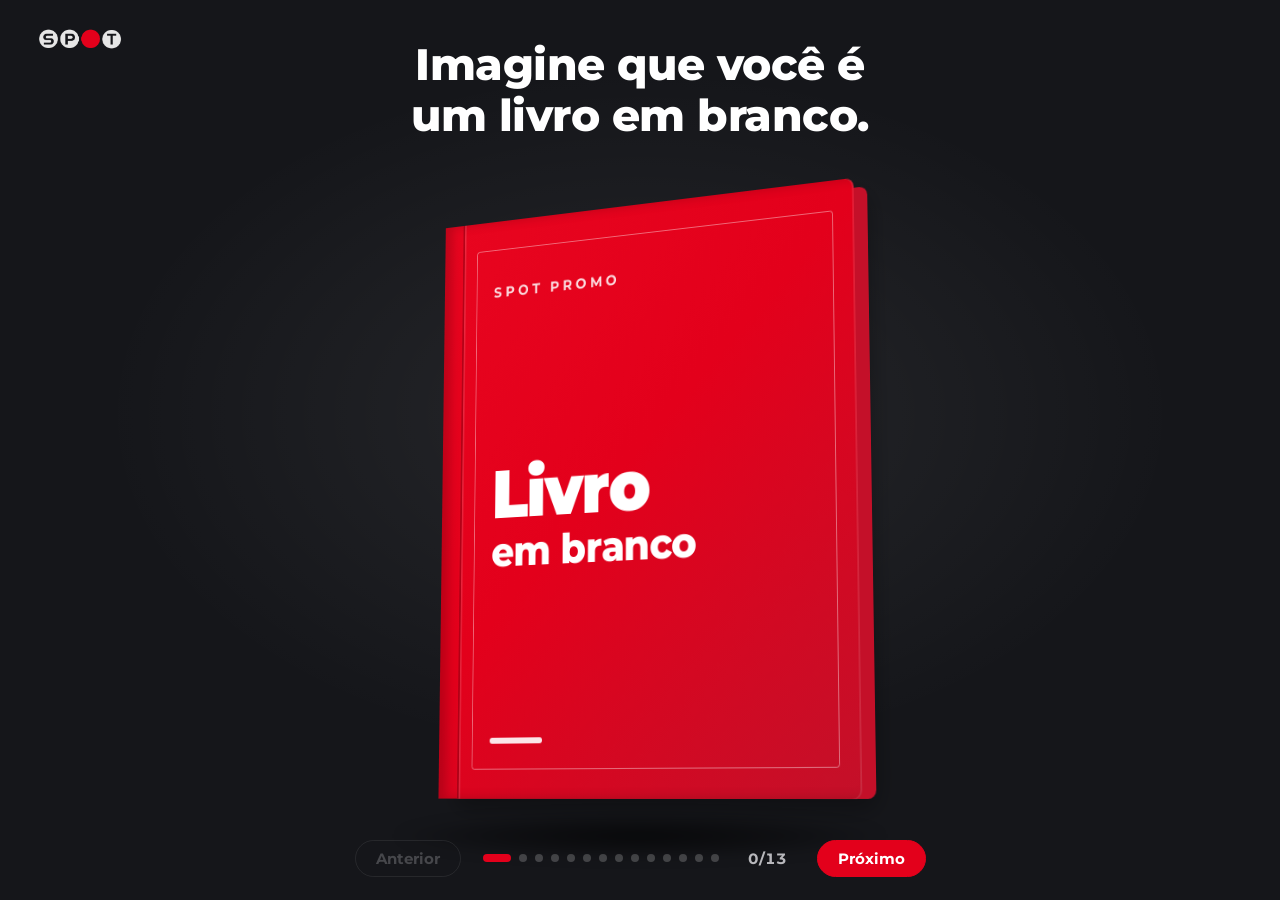
<file: demos/livro.html>
<!doctype html>
<html lang="pt-BR">
<head>
<meta charset="utf-8">
<meta name="viewport" content="width=device-width,initial-scale=1">
</head>
<body>
<title>O livro em branco</title>
<meta name="claude:viewport-fit-sides">
<meta charset="utf-8">
<link rel="stylesheet" href="https://fonts.googleapis.com/css2?family=Montserrat:wght@400;500;700;800;900&display=swap">
<link rel="stylesheet" href="https://fonts.googleapis.com/css2?family=Caveat:wght@500;700&display=swap">
<style>
:root{
  --spot-red:#e3001b;
  --spot-red-deep:#c41029;
  --stage:#15161a;
  --stage-ink:#ffffff;
  --stage-muted:#b8b8bc;
  --ink:#333333;
  --text:#4a4a4a;
  --text-muted:#6e6e6e;
  --paper:#fbf7ee;
  --paper-edge:#e9e1cd;
  --line:#dedcdd;

  /* unidade fluida: 1u = 1px em 1920x1080 (livro aberto = 1080u de largura) */
  --u:max(0.2px, min(0.0667vw, 0.095vh));
  --pw:calc(540 * var(--u));
  --ph:calc(690 * var(--u));
  --rim:calc(5 * var(--u));
  --depth:calc(3 * var(--u));
  --ease-book:cubic-bezier(.55,.06,.2,1);
}
@media (prefers-color-scheme: dark){
  :root:not([data-theme="light"]){
    --spot-red:#e3001b;--spot-red-deep:#c41029;--stage:#15161a;--stage-ink:#ffffff;--stage-muted:#b8b8bc;
    --ink:#333333;--text:#4a4a4a;--text-muted:#6e6e6e;--paper:#fbf7ee;--paper-edge:#e9e1cd;--line:#dedcdd;
  }
}
:root[data-theme="dark"]{
  --spot-red:#e3001b;--spot-red-deep:#c41029;--stage:#15161a;--stage-ink:#ffffff;--stage-muted:#b8b8bc;
  --ink:#333333;--text:#4a4a4a;--text-muted:#6e6e6e;--paper:#fbf7ee;--paper-edge:#e9e1cd;--line:#dedcdd;
}
@media (max-aspect-ratio: 1/1){
  :root{
    --u:max(0.2px, min(0.163vw, 0.069vh));
    --ph:calc(505 * var(--u));
  }
}

*{box-sizing:border-box;margin:0;padding:0}
html,body{height:100%;overflow:hidden;background:var(--stage)}
body{
  background:var(--stage);
  color:var(--stage-ink);
  font-family:'Montserrat',system-ui,-apple-system,'Segoe UI',sans-serif;
  -webkit-font-smoothing:antialiased;
  user-select:none;-webkit-user-select:none;
}

/* ---------- palco ---------- */
.stage{
  position:fixed;inset:0;overflow:hidden;
  display:grid;grid-template-rows:auto 1fr auto;
  padding-left:max(16px, env(safe-area-inset-left));
  padding-right:max(16px, env(safe-area-inset-right));
  padding-top:max(0px, env(safe-area-inset-top));
  padding-bottom:max(0px, env(safe-area-inset-bottom));
  background:
    radial-gradient(ellipse 60% 55% at 50% 46%, rgba(255,255,255,.075), rgba(255,255,255,0) 70%),
    var(--stage);
  cursor:pointer;
}
.logo{
  position:absolute;top:clamp(14px,2.4vh,30px);left:max(16px, env(safe-area-inset-left), 2.2vw);
  width:clamp(104px,7.8vw,150px);height:auto;z-index:5;pointer-events:none;
}

/* texto do palco */
.head{
  position:relative;display:grid;place-items:center;
  min-height:17vh;
  padding:clamp(14px,3.2vh,40px) clamp(0px,11vw,240px) 0;
  text-align:center;z-index:4;
}
.t{
  grid-area:1/1;
  font-weight:800;letter-spacing:-.012em;line-height:1.16;
  font-size:clamp(22px, min(5.2vh, 3.4vw), 64px);
  max-width:20em;text-wrap:balance;
  opacity:0;transform:translateY(16px);filter:blur(4px);
  transition:opacity .6s ease, transform .7s var(--ease-book), filter .6s ease;
  pointer-events:none;
}
.t.on{opacity:1;transform:none;filter:none;transition-delay:.12s}
.t em{font-style:normal;color:var(--spot-red)}

/* ---------- cena 3D ---------- */
.scene{
  position:relative;perspective:2400px;perspective-origin:50% 38%;
  min-height:0;z-index:2;
}
.shadow{
  position:absolute;left:50%;top:calc(50% + var(--ph) * .5 + 26 * var(--u));
  width:calc(var(--pw) * 1.05);height:calc(54 * var(--u));
  transform:translateX(-50%);
  background:radial-gradient(ellipse at center, rgba(0,0,0,.6) 0%, rgba(0,0,0,.28) 45%, rgba(0,0,0,0) 72%);
  filter:blur(6px);
  transition:width 1.5s var(--ease-book), opacity .8s ease;
  animation:shadowbreath 6s ease-in-out infinite;
}
.stage.opened .shadow{width:calc(var(--pw) * 2.1)}
.stage.finale .shadow{opacity:0}
@keyframes shadowbreath{0%,100%{opacity:.95}50%{opacity:.7}}

.float,.tilt,.bookpos,.book,.cover{transform-style:preserve-3d}
.float{
  position:absolute;inset:0;
  --wob:3deg;
  animation:floaty 6s ease-in-out infinite;
  transition:opacity .9s ease;
}
.stage.opened .float{--wob:.6deg}
@keyframes floaty{
  0%,100%{transform:translateY(calc(-5 * var(--u))) rotateY(calc(var(--wob) * -1))}
  50%{transform:translateY(calc(7 * var(--u))) rotateY(var(--wob))}
}
.tilt{
  position:absolute;inset:0;
  transform:rotateX(9deg) rotateY(-27deg);
  transition:transform 1.6s var(--ease-book);
}
.stage.opened .tilt{transform:rotateX(12deg) rotateY(0deg)}
.stage.finale .float{opacity:0}

.bookpos{
  position:absolute;left:50%;top:50%;width:0;height:0;
  transform:translateX(calc(var(--pw) / -2));
  transition:transform 1.6s var(--ease-book);
}
.stage.opened .bookpos{transform:translateX(0)}

.book{
  position:absolute;left:0;top:calc(var(--ph) / -2);
  width:var(--pw);height:var(--ph);
}

/* camadas de papel / espessura */
.sheet{
  position:absolute;width:var(--pw);height:var(--ph);
  background:var(--paper);
  border:1px solid var(--paper-edge);
  border-radius:0 calc(7 * var(--u)) calc(7 * var(--u)) 0;
}
.lstack .sheet{left:calc(var(--pw) * -1);border-radius:calc(7 * var(--u)) 0 0 calc(7 * var(--u))}
.rstack .sheet{left:0}
.lstack{opacity:0;transition:opacity .5s ease 0s}
.stage.opened .lstack,.stage.opened .lboard{opacity:1;transition-delay:.35s}
.board{
  position:absolute;background:var(--spot-red-deep);
  top:calc(var(--rim) * -1);height:calc(var(--ph) + var(--rim) * 2);
  width:calc(var(--pw) + var(--rim));
  transform:translateZ(calc(var(--u) * -40));
}
.rboard{left:0;border-radius:0 calc(10 * var(--u)) calc(10 * var(--u)) 0;box-shadow:0 calc(10*var(--u)) calc(30*var(--u)) rgba(0,0,0,.35)}
.lboard{
  left:calc(var(--pw) * -1 - var(--rim));border-radius:calc(10 * var(--u)) 0 0 calc(10 * var(--u));
  opacity:0;transition:opacity .5s ease;
}
/* lombada: faixa no vinco */
.spine{
  position:absolute;left:calc(var(--u) * -9);top:calc(var(--rim) * -1);
  width:calc(var(--u) * 18);height:calc(var(--ph) + var(--rim) * 2);
  background:var(--spot-red-deep);
  transform:translateZ(calc(var(--u) * -40));
  opacity:0;transition:opacity .5s ease;
}
.stage.opened .spine{opacity:1;transition-delay:.35s}

/* páginas */
.page{
  position:absolute;
  width:var(--pw);height:var(--ph);
  background:var(--paper);
  display:flex;flex-direction:column;
  padding:calc(40 * var(--u)) calc(42 * var(--u)) calc(52 * var(--u));
  color:var(--ink);
}
.page.right{left:0;top:0;border-radius:0 calc(7 * var(--u)) calc(7 * var(--u)) 0}
.page.left{border-radius:calc(7 * var(--u)) 0 0 calc(7 * var(--u));position:relative;width:100%;height:100%}
.page::after{ /* sombra do vinco */
  content:"";position:absolute;inset:0;pointer-events:none;border-radius:inherit;
}
.page.right::after{background:linear-gradient(to right, rgba(60,40,10,.22), rgba(60,40,10,0) 11%)}
.page.left::after{background:linear-gradient(to left, rgba(60,40,10,.22), rgba(60,40,10,0) 11%)}
.pn{
  position:absolute;bottom:calc(18 * var(--u));
  font-family:'Caveat',cursive;font-weight:500;font-size:calc(24 * var(--u));color:var(--text-muted);
}
.page.right .pn{right:calc(40 * var(--u))}
.page.left .pn{left:calc(40 * var(--u))}

/* itens */
.item{
  flex:1 1 0;min-height:0;display:flex;flex-direction:column;justify-content:flex-start;
  padding-top:calc(9 * var(--u));gap:calc(3 * var(--u));
  border-bottom:1px dashed var(--line);
}
.item:last-of-type{border-bottom-color:transparent}
.lab{
  perspective:calc(520 * var(--u));
  align-self:flex-start;
  opacity:0;transition:opacity .45s ease;
}
.item.on .lab{opacity:1}
.lab-in{
  display:grid;transform-style:preserve-3d;
  transition:transform .9s cubic-bezier(.3,1.25,.5,1);
  transition-delay:calc(var(--i) * 120ms);
}
.flipped .lab-in{transform:rotateX(180deg)}
.lab .a,.lab .b{
  grid-area:1/1;backface-visibility:hidden;-webkit-backface-visibility:hidden;
  font-weight:800;font-size:calc(24 * var(--u));line-height:1.2;letter-spacing:-.005em;white-space:nowrap;
}
.lab .a{color:var(--text-muted)}
.lab .b{
  transform:rotateX(180deg);
  color:#fff;background:var(--spot-red);
  padding:calc(2 * var(--u)) calc(14 * var(--u)) calc(3 * var(--u));
  border-radius:calc(6 * var(--u));
  align-self:start;justify-self:start;
}
.val{
  font-family:'Caveat','Segoe Script',cursive;font-weight:700;
  font-size:calc(33 * var(--u));line-height:1.04;color:var(--ink);
  min-height:calc(36 * var(--u));text-wrap:balance;
}
.w{display:inline-block;white-space:nowrap}
.ch{display:inline-block;opacity:0;white-space:pre}
.item.on .ch{opacity:1}
.item.write.on .ch{
  animation:ink .42s ease-out both;
  animation-delay:calc(var(--k) * var(--step, 34ms) + .25s);
}
@keyframes ink{
  0%{opacity:0;transform:translateY(calc(5 * var(--u))) scale(1.18);filter:blur(2.5px)}
  100%{opacity:1;transform:none;filter:none}
}

/* ---------- capa ---------- */
.cover{
  position:absolute;left:0;top:calc(var(--rim) * -1);
  width:calc(var(--pw) + var(--rim));height:calc(var(--ph) + var(--rim) * 2);
  transform-origin:0 50%;
  transform:translateZ(calc(var(--u) * 2)) rotateY(0deg);
  transition:transform 1.6s var(--ease-book);
}
.stage.opened .cover{transform:translateZ(calc(var(--u) * 2)) rotateY(-180deg)}
.cover .face{
  position:absolute;inset:0;
  backface-visibility:hidden;-webkit-backface-visibility:hidden;
}
.cover .front{
  background:linear-gradient(135deg, #e8051f 0%, var(--spot-red) 45%, var(--spot-red-deep) 100%);
  border-radius:0 calc(10 * var(--u)) calc(10 * var(--u)) 0;
  box-shadow:inset calc(10*var(--u)) 0 calc(14*var(--u)) rgba(0,0,0,.18), inset calc(-2*var(--u)) 0 0 rgba(255,255,255,.12);
  display:flex;flex-direction:column;justify-content:space-between;align-items:flex-start;
  padding:calc(78 * var(--u)) calc(56 * var(--u)) calc(64 * var(--u)) calc(70 * var(--u));
  color:#fff;overflow:hidden;
}
.cover .front::before{ /* friso do vinco */
  content:"";position:absolute;left:calc(26 * var(--u));top:0;bottom:0;width:calc(2 * var(--u));
  background:rgba(0,0,0,.22);box-shadow:calc(2*var(--u)) 0 0 rgba(255,255,255,.14);
}
.cover .front::after{ /* moldura */
  content:"";position:absolute;left:calc(46 * var(--u));right:calc(26 * var(--u));top:calc(34 * var(--u));bottom:calc(34 * var(--u));
  border:calc(2 * var(--u)) solid rgba(255,255,255,.4);border-radius:calc(4 * var(--u));pointer-events:none;
}
.cover .kicker{font-weight:700;font-size:calc(17 * var(--u));letter-spacing:.28em;text-transform:uppercase;opacity:.85}
.cover .ctitle{font-weight:900;font-size:calc(82 * var(--u));line-height:.98;letter-spacing:-.025em}
.cover .ctitle span{display:block;font-weight:800;font-size:.6em;letter-spacing:-.01em;margin-top:.12em}
.cover .cbar{width:calc(72 * var(--u));height:calc(7 * var(--u));background:#fff;border-radius:99px;opacity:.9}
.cover .back{
  transform:rotateY(180deg);
  background:var(--spot-red-deep);
  border-radius:calc(10 * var(--u)) 0 0 calc(10 * var(--u));
  padding:var(--rim) 0 var(--rim) var(--rim);
}

/* ---------- final ---------- */
.finale-text{
  position:absolute;inset:0;display:grid;place-items:center;text-align:center;
  padding:0 clamp(0px,6vw,160px);
  pointer-events:none;z-index:3;
}
.finale-text p{
  font-weight:800;letter-spacing:-.015em;line-height:1.2;
  font-size:clamp(26px, min(5.9vh, 4.3vw), 70px);
  max-width:22em;text-wrap:balance;
  opacity:0;transform:translateY(18px);filter:blur(5px);
  transition:opacity .8s ease, transform .9s var(--ease-book), filter .8s ease;
}
.finale-text .l2{display:block;margin-top:.35em}
.finale-text strong{
  color:var(--spot-red);font-weight:900;
  background:linear-gradient(var(--spot-red),var(--spot-red)) 0 100%/0 .09em no-repeat;
  padding-bottom:.08em;transition:background-size .9s var(--ease-book) 1.1s;
}
.stage.finale .finale-text p{opacity:1;transform:none;filter:none;transition-delay:.55s}
.stage.finale .finale-text strong{background-size:100% .09em}

/* ---------- rodapé ---------- */
.foot{
  position:relative;z-index:6;
  display:flex;align-items:center;justify-content:center;flex-wrap:wrap;gap:12px 22px;
  padding:0 0 clamp(14px,2.6vh,30px);
  cursor:default;
}
.dots{display:flex;align-items:center;gap:8px}
.dot{
  width:8px;height:8px;border-radius:99px;background:rgba(255,255,255,.2);
  transition:width .4s var(--ease-book), background .3s ease;
}
.dot.done{background:rgba(255,255,255,.55)}
.dot.cur{width:28px;background:var(--spot-red)}
.count{font-weight:700;font-size:15px;color:var(--stage-muted);min-width:3.6em;text-align:center;font-variant-numeric:tabular-nums}
.btn{
  font:700 15px/1 'Montserrat',system-ui,sans-serif;color:var(--stage-muted);
  background:transparent;border:1px solid rgba(255,255,255,.26);border-radius:99px;
  padding:10px 20px;cursor:pointer;transition:background .2s ease,color .2s ease,border-color .2s ease,opacity .2s ease;
}
.btn:hover:not(:disabled){background:rgba(255,255,255,.1);color:#fff;border-color:rgba(255,255,255,.5)}
.btn:focus-visible{outline:2px solid var(--spot-red);outline-offset:3px}
.btn:disabled{opacity:.3;cursor:default}
.btn.next{background:var(--spot-red);border-color:var(--spot-red);color:#fff}
.btn.next:hover:not(:disabled){background:var(--spot-red-deep);border-color:var(--spot-red-deep)}

/* ---------- retrato / celular ---------- */
@media (max-aspect-ratio: 1/1){
  .head{min-height:0;padding:calc(clamp(14px,2.4vh,30px) + 40px) 0 6px;height:clamp(110px,15vh,170px)}
  .t{font-size:clamp(21px,6vw,40px)}
  .logo{width:96px}
  .tilt{transform:rotateX(6deg) rotateY(-24deg)}
  .stage.opened .tilt{transform:rotateX(8deg) rotateY(0deg)}
  .bookpos{transform:translateY(calc(var(--ph) / -2))}
  .stage.opened .bookpos{transform:translateY(0)}
  .book{left:calc(var(--pw) / -2);top:0}
  .rboard{left:calc(var(--rim) * -1);top:0;width:calc(var(--pw) + var(--rim) * 2);height:calc(var(--ph) + var(--rim));border-radius:0 0 calc(10*var(--u)) calc(10*var(--u))}
  .lboard{left:calc(var(--rim) * -1);top:calc((var(--ph) + var(--rim)) * -1);width:calc(var(--pw) + var(--rim) * 2);height:calc(var(--ph) + var(--rim));border-radius:calc(10*var(--u)) calc(10*var(--u)) 0 0}
  .spine{display:none}
  .lstack .sheet{left:0;top:calc(var(--ph) * -1);border-radius:calc(7*var(--u)) calc(7*var(--u)) 0 0}
  .sheet,.rstack .sheet{border-radius:0 0 calc(7*var(--u)) calc(7*var(--u))}
  .page{padding:calc(14 * var(--u)) calc(34 * var(--u)) calc(18 * var(--u))}
  .page.right{border-radius:0 0 calc(7*var(--u)) calc(7*var(--u))}
  .page.left{border-radius:calc(7*var(--u)) calc(7*var(--u)) 0 0}
  .page.right::after{background:linear-gradient(to bottom, rgba(60,40,10,.2), rgba(60,40,10,0) 9%)}
  .page.left::after{background:linear-gradient(to top, rgba(60,40,10,.2), rgba(60,40,10,0) 9%)}
  .cover{left:calc(var(--rim) * -1);top:0;width:calc(var(--pw) + var(--rim) * 2);height:calc(var(--ph) + var(--rim));transform-origin:50% 0}
  .stage.opened .cover{transform:translateZ(calc(var(--u) * 2)) rotateX(180deg)}
  .cover .front{border-radius:0 0 calc(10*var(--u)) calc(10*var(--u));padding:calc(54 * var(--u)) calc(40 * var(--u))}
  .cover .front::before{display:none}
  .cover .front::after{left:calc(22 * var(--u));right:calc(22 * var(--u));top:calc(22 * var(--u));bottom:calc(22 * var(--u))}
  .cover .ctitle{font-size:calc(66 * var(--u))}
  .cover .cbar{width:calc(56 * var(--u))}
  .cover .back{transform:rotateX(180deg);border-radius:calc(10*var(--u)) calc(10*var(--u)) 0 0;padding:var(--rim) var(--rim) 0}
  .lab .a,.lab .b{font-size:calc(21 * var(--u))}
  .val{font-size:calc(29 * var(--u));min-height:0;line-height:1.02}
  .lab .b{padding:0 calc(10 * var(--u)) calc(1 * var(--u))}
  .item{gap:0;padding-top:calc(6 * var(--u))}
  .pn{display:none}
  .shadow{top:calc(50% + var(--ph) + 22 * var(--u));width:calc(var(--pw) * 1.0)}
  .stage.opened .shadow{width:calc(var(--pw) * 1.0)}
  .foot{gap:10px 14px;padding-bottom:max(14px,env(safe-area-inset-bottom))}
  .dots{order:-1;flex-basis:100%;justify-content:center;gap:6px}
  .dot{width:7px;height:7px}
  .dot.cur{width:22px}
  .count{order:0}
  .btn{padding:9px 16px;font-size:14px}
}

@media (prefers-reduced-motion: reduce){
  .float,.shadow{animation:none}
  .tilt,.bookpos,.cover,.t,.finale-text p,.lab-in,.lab,.dot,.lstack,.lboard,.spine,.finale-text strong,.float{transition-duration:.01s !important;transition-delay:0s !important}
  .item.write.on .ch{animation:none;opacity:1}
}
</style>

<div class="stage" id="stage" data-step="0">
  <img class="logo" src="../img/spot-logo-sobre-escuro.png" alt="SPOT">

  <div class="head" aria-live="polite">
    <h1 class="t on" data-g="0">Imagine que você é um livro em branco.</h1>
    <p class="t" data-g="1">Pense nas coisas que um livro tem.</p>
    <p class="t" data-g="2">E o que isso tem a ver com a IA?</p>
  </div>

  <div class="scene" id="scene">
    <div class="shadow"></div>
    <div class="float">
      <div class="tilt">
        <div class="bookpos">
          <div class="book" id="book">
            <div class="board rboard"></div>
            <div class="board lboard"></div>
            <div class="spine"></div>
            <div class="stack rstack" id="rstack"></div>
            <div class="stack lstack" id="lstack"></div>

            <div class="page right" id="pageR"><span class="pn">2</span></div>

            <div class="cover" id="cover">
              <div class="face front">
                <div class="kicker">SPOT PROMO</div>
                <div class="ctitle">Livro<span>em branco</span></div>
                <div class="cbar"></div>
              </div>
              <div class="face back">
                <div class="page left" id="pageL"><span class="pn">1</span></div>
              </div>
            </div>
          </div>
        </div>
      </div>
    </div>
    <div class="finale-text" aria-live="polite">
      <p>A IA sabe escrever qualquer livro.<span class="l2">O seu, <strong>só você</strong> sabe contar.</span></p>
    </div>
  </div>

  <div class="foot" id="foot">
    <button class="btn prev" id="prev" type="button" aria-label="Passo anterior">Anterior</button>
    <div class="dots" id="dots" aria-hidden="true"></div>
    <span class="count" id="count" aria-live="off">0/13</span>
    <button class="btn next" id="next" type="button" aria-label="Próximo passo">Próximo</button>
  </div>
</div>

<script>
(function(){
  var ITEMS = [
    ['Título','Objetivo','Sexta-feira no BKO'],
    ['Autor','Seu papel','Analista de backoffice'],
    ['Gênero','Tipo de entrega','Manual prático'],
    ['Público','Quem vai ler','Coordenadores, com pressa'],
    ['Personagens','Dados e envolvidos','Promotores e pendências'],
    ['Cenário','Contexto','Operação P&G'],
    ['Enredo','Etapas','Listar, cobrar, conferir'],
    ['Regras do mundo','Regras e limites','Atrasada: prazo antes de hoje'],
    ['Final','Como saber que deu certo','Nenhuma pendência esquecida'],
    ['Capa','Formato e visual','Vermelho, amarelo e verde']
  ];
  var LAST = 13;
  var stage = document.getElementById('stage');
  var pageL = document.getElementById('pageL');
  var pageR = document.getElementById('pageR');

  /* camadas de papel (espessura do livro) */
  function stack(id, n){
    var el = document.getElementById(id), i, s;
    for(i = 0; i < n; i++){
      s = document.createElement('div');
      s.className = 'sheet';
      s.style.transform = 'translateZ(calc(var(--u) * ' + (-(i + 1) * 3) + '))';
      el.appendChild(s);
    }
  }
  stack('rstack', 12); stack('lstack', 12);

  /* itens */
  var itemEls = [];
  ITEMS.forEach(function(it, i){
    var el = document.createElement('div');
    el.className = 'item';
    el.style.setProperty('--i', i); el.setAttribute('data-i', i);
    var lab = document.createElement('div');
    lab.className = 'lab';
    lab.innerHTML = '<div class="lab-in"><span class="a"></span><span class="b"></span></div>';
    lab.querySelector('.a').textContent = it[0];
    lab.querySelector('.b').textContent = it[1];
    var val = document.createElement('div');
    val.className = 'val';
    var text = it[2], k = 0;
    el.style.setProperty('--step', Math.min(38, Math.round(1500 / text.length)) + 'ms');
    text.split(' ').forEach(function(word, wi, arr){
      var w = document.createElement('span');
      w.className = 'w';
      for(var c = 0; c < word.length; c++){
        var ch = document.createElement('span');
        ch.className = 'ch';
        ch.style.setProperty('--k', k++);
        ch.textContent = word[c];
        w.appendChild(ch);
      }
      val.appendChild(w);
      if(wi < arr.length - 1){ val.appendChild(document.createTextNode(' ')); k++; }
    });
    val.setAttribute('aria-label', text);
    el.appendChild(lab); el.appendChild(val);
    (i < 5 ? pageL : pageR).appendChild(el);
    itemEls.push(el);
  });

  /* pontinhos */
  var dotsEl = document.getElementById('dots'), dots = [];
  for(var d = 0; d <= LAST; d++){
    var dt = document.createElement('span'); dt.className = 'dot'; dotsEl.appendChild(dt); dots.push(dt);
  }
  var heads = Array.prototype.slice.call(document.querySelectorAll('.head .t'));
  var countEl = document.getElementById('count');
  var prevBtn = document.getElementById('prev');
  var nextBtn = document.getElementById('next');

  var step = 0;

  function render(prev){
    stage.setAttribute('data-step', step);
    stage.classList.toggle('opened', step >= 1);
    stage.classList.toggle('flipped', step >= 12 && step < 13 || step >= 12);
    stage.classList.toggle('finale', step === 13);
    document.getElementById('book').classList.toggle('flipped', step >= 12);

    var g = step === 0 ? 0 : (step <= 11 ? 1 : (step === 12 ? 2 : -1));
    heads.forEach(function(h){ h.classList.toggle('on', +h.getAttribute('data-g') === g); });

    itemEls.forEach(function(el, i){
      var shouldOn = step >= i + 2;
      var isOn = el.classList.contains('on');
      if(shouldOn && !isOn){
        el.classList.remove('write');
        if(step === prev + 1 && step === i + 2){
          el.classList.add('write');
          void el.offsetWidth;
        }
        el.classList.add('on');
      } else if(!shouldOn && isOn){
        el.classList.remove('on'); el.classList.remove('write');
      }
    });

    dots.forEach(function(dt, i){
      dt.classList.toggle('cur', i === step);
      dt.classList.toggle('done', i < step);
    });
    countEl.textContent = step + '/' + LAST;
    prevBtn.disabled = step === 0;
    nextBtn.disabled = step === LAST;
  }

  function go(n){
    n = Math.max(0, Math.min(LAST, n));
    if(n === step) return;
    var p = step; step = n; render(p);
  }
  function next(){ go(step + 1); }
  function prev(){ go(step - 1); }
  function reset(){ var p = step; step = 0; render(p); }

  document.addEventListener('keydown', function(e){
    if(e.ctrlKey || e.metaKey || e.altKey) return;
    var k = e.key;
    if(k === ' ' || k === 'ArrowRight' || k === 'ArrowDown' || k === 'PageDown' || k === 'Enter'){
      e.preventDefault(); next();
    } else if(k === 'ArrowLeft' || k === 'ArrowUp' || k === 'PageUp' || k === 'Backspace'){
      e.preventDefault(); prev();
    } else if(k === 'r' || k === 'R'){
      e.preventDefault(); reset();
    }
  });
  document.addEventListener('keyup', function(e){ if(e.key === ' ' || e.key === 'Enter') e.preventDefault(); });

  prevBtn.addEventListener('click', function(e){ e.stopPropagation(); prev(); prevBtn.blur(); });
  nextBtn.addEventListener('click', function(e){ e.stopPropagation(); next(); nextBtn.blur(); });
  document.getElementById('foot').addEventListener('click', function(e){ e.stopPropagation(); });
  stage.addEventListener('click', function(){ next(); });

  render(0);
  window.__livro = { go: go, get step(){ return step; } };
})();
</script>

</body>
</html>
</file>
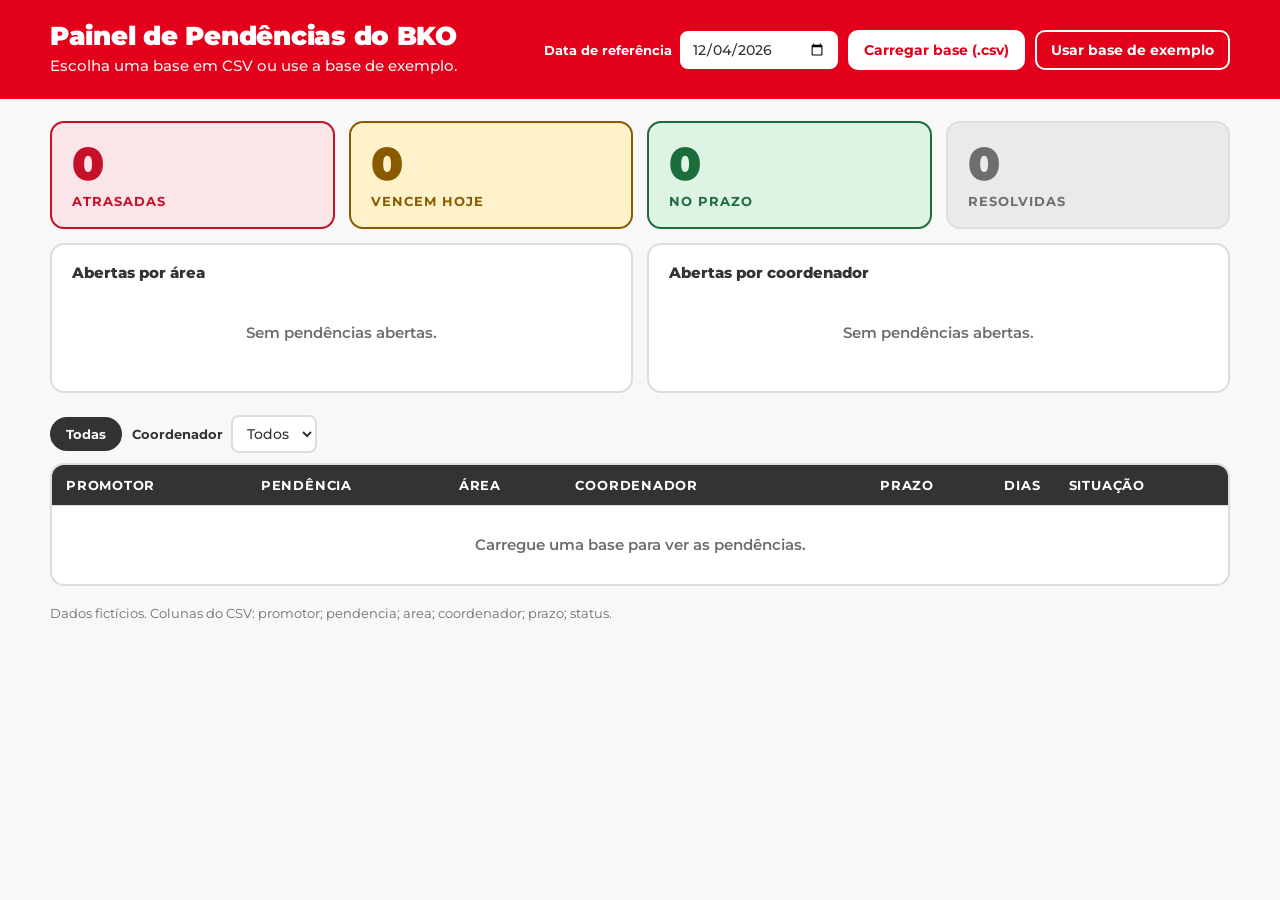
<file: demos/painel.html>
<!doctype html>
<html lang="pt-BR">
<head>
<meta charset="utf-8">
<meta name="viewport" content="width=device-width,initial-scale=1">
</head>
<body>
<title>Painel de Pendências</title>
<meta name="claude:viewport-fit-sides">
<meta charset="utf-8">
<link rel="stylesheet" href="https://fonts.googleapis.com/css2?family=Montserrat:wght@400;500;700;800;900&display=swap">
<style>
/* Layout: cabeçalho vermelho SPOT, quatro números, dois resumos lado a lado, tabela filtrável. */
:root{
  --bg:#f9f8f8; --card:#ffffff; --ink:#333333; --text:#4a4a4a; --muted:#6e6e6e; --line:#dedcdd;
  --red:#e3001b; --on-red:#ffffff; --soft:#ebeaeb;
  --late:#c41029; --late-bg:#fbe5e8;
  --today:#8a5a00; --today-bg:#fff1c9;
  --ok:#1b6e3c; --ok-bg:#dff3e5;
  --done:#6e6e6e; --done-bg:#ebeaeb;
  --font:"Montserrat",Arial,system-ui,sans-serif;
}
@media (prefers-color-scheme: dark){:root:not([data-theme="light"]){
  --bg:#15161a; --card:#202228; --ink:#f3f3f4; --text:#d6d6da; --muted:#9a9aa2; --line:#33353d;
  --red:#ff3b52; --soft:#2a2c34;
  --late:#ff8a98; --late-bg:#3d1820;
  --today:#ffd45e; --today-bg:#3a2f10;
  --ok:#7fdc9f; --ok-bg:#16301f;
  --done:#9a9aa2; --done-bg:#2a2c34; color-scheme:dark;}}
:root[data-theme="dark"]{--bg:#15161a; --card:#202228; --ink:#f3f3f4; --text:#d6d6da; --muted:#9a9aa2; --line:#33353d; --red:#ff3b52; --soft:#2a2c34; --late:#ff8a98; --late-bg:#3d1820; --today:#ffd45e; --today-bg:#3a2f10; --ok:#7fdc9f; --ok-bg:#16301f; --done:#9a9aa2; --done-bg:#2a2c34; color-scheme:dark}
*{box-sizing:border-box}
html{background:var(--bg)}
body{margin:0;background:var(--bg);color:var(--text);font:400 15px/1.5 var(--font);
  padding-left:max(16px,env(safe-area-inset-left,0px));padding-right:max(16px,env(safe-area-inset-right,0px))}
.wrap{max-width:1180px;margin:0 auto;padding-block:0 48px}
header{background:var(--red);color:var(--on-red);margin-inline:calc(-1 * max(16px,env(safe-area-inset-left,0px)));
  padding:22px max(16px,env(safe-area-inset-left,0px));}
header .in{max-width:1180px;margin:0 auto;display:flex;gap:16px;align-items:center;justify-content:space-between;flex-wrap:wrap}
header h1{margin:0;font:900 26px/1.1 var(--font);letter-spacing:-.01em}
header p{margin:4px 0 0;font-weight:500;opacity:.92}
.tools{display:flex;gap:10px;flex-wrap:wrap;align-items:center}
.btn{font:700 14px var(--font);border:2px solid #fff;background:#fff;color:#e3001b;border-radius:10px;padding:9px 14px;cursor:pointer}
.btn.ghost{background:transparent;color:#fff}
.btn:focus-visible,select:focus-visible,input:focus-visible,.chip:focus-visible{outline:3px solid #ffd45e;outline-offset:2px}
label.f{font:700 13px var(--font);display:flex;gap:8px;align-items:center}
input[type=date],select{font:500 14px var(--font);border-radius:8px;border:2px solid var(--line);padding:7px 10px;background:var(--card);color:var(--ink)}
header input[type=date]{border-color:#fff}
#aviso{margin:18px 0 0;display:none;border:2px solid var(--late);background:var(--late-bg);color:var(--late);border-radius:12px;padding:12px 16px;font-weight:600}
#aviso.show{display:block}
#aviso ul{margin:6px 0 0 18px;padding:0;font-weight:500}
.kpis{display:grid;grid-template-columns:repeat(4,1fr);gap:14px;margin-top:22px}
.kpi{background:var(--card);border:2px solid var(--line);border-radius:14px;padding:18px 20px;min-width:0}
.kpi b{display:block;font:900 46px/1 var(--font);font-variant-numeric:tabular-nums}
.kpi span{display:block;margin-top:6px;font:700 13px var(--font);letter-spacing:.08em;text-transform:uppercase;color:var(--muted)}
.kpi.late{background:var(--late-bg);border-color:var(--late)} .kpi.late b,.kpi.late span{color:var(--late)}
.kpi.today{background:var(--today-bg);border-color:var(--today)} .kpi.today b,.kpi.today span{color:var(--today)}
.kpi.ok{background:var(--ok-bg);border-color:var(--ok)} .kpi.ok b,.kpi.ok span{color:var(--ok)}
.kpi.done{background:var(--done-bg);border-color:var(--line)} .kpi.done b,.kpi.done span{color:var(--done)}
.two{display:grid;grid-template-columns:1fr 1fr;gap:14px;margin-top:14px}
.panel{background:var(--card);border:2px solid var(--line);border-radius:14px;padding:18px 20px;min-width:0}
.panel h2{margin:0 0 12px;font:800 15px var(--font);color:var(--ink)}
.bar{display:grid;grid-template-columns:130px 1fr 34px;gap:10px;align-items:center;margin:8px 0;font-weight:600}
.bar .track{background:var(--soft);border-radius:999px;height:12px;overflow:hidden}
.bar .fill{height:100%;background:var(--red);border-radius:999px}
.bar .n{text-align:right;font-variant-numeric:tabular-nums;color:var(--ink);font-weight:800}
.bar .name{overflow:hidden;text-overflow:ellipsis;white-space:nowrap}
.filters{display:flex;gap:10px;flex-wrap:wrap;align-items:center;margin:22px 0 10px}
.chip{font:700 13px var(--font);border:2px solid var(--line);background:var(--card);color:var(--ink);border-radius:999px;padding:7px 14px;cursor:pointer}
.chip[aria-pressed="true"]{background:var(--ink);color:var(--bg);border-color:var(--ink)}
.tablewrap{overflow-x:auto;background:var(--card);border:2px solid var(--line);border-radius:14px}
table{border-collapse:collapse;width:100%;min-width:760px}
th{background:#333;color:#fff;text-align:left;font:700 13px var(--font);letter-spacing:.06em;text-transform:uppercase;padding:12px 14px}
td{padding:11px 14px;border-top:1px solid var(--line);color:var(--ink);font-weight:500;font-variant-numeric:tabular-nums}
td.num{text-align:right} th.num{text-align:right}
.pill{display:inline-block;font:800 12px var(--font);letter-spacing:.04em;padding:4px 10px;border-radius:999px;white-space:nowrap}
.pill.Atrasada{background:var(--late-bg);color:var(--late);border:1.5px solid var(--late)}
.pill.Hoje{background:var(--today-bg);color:var(--today);border:1.5px solid var(--today)}
.pill.NoPrazo{background:var(--ok-bg);color:var(--ok);border:1.5px solid var(--ok)}
.pill.Resolvida{background:var(--done-bg);color:var(--done);border:1.5px solid var(--line)}
.flag{display:inline-block;margin-left:8px;font:800 11px var(--font);background:var(--red);color:#fff;border-radius:6px;padding:2px 7px;letter-spacing:.04em}
.empty{padding:28px;text-align:center;color:var(--muted);font-weight:600}
footer{margin-top:18px;color:var(--muted);font-size:13px}
@media (max-width:820px){.kpis{grid-template-columns:repeat(2,1fr)}.two{grid-template-columns:1fr}.bar{grid-template-columns:100px 1fr 30px}}
@media (prefers-reduced-motion:reduce){*{transition:none!important}}
</style>
<header>
  <div class="in">
    <div>
      <h1>Painel de Pendências do BKO</h1>
      <p id="fonte">Escolha uma base em CSV ou use a base de exemplo.</p>
    </div>
    <div class="tools">
      <label class="f" for="ref">Data de referência <input id="ref" type="date"></label>
      <button class="btn" id="btnCsv" type="button">Carregar base (.csv)</button>
      <button class="btn ghost" id="btnEx" type="button">Usar base de exemplo</button>
      <input id="arquivo" type="file" accept=".csv,text/csv,text/plain" hidden>
    </div>
  </div>
</header>

<div class="wrap">
  <div id="aviso" role="status"></div>

  <section class="kpis" aria-label="Resumo">
    <div class="kpi late"><b id="k-atrasada">0</b><span>Atrasadas</span></div>
    <div class="kpi today"><b id="k-hoje">0</b><span>Vencem hoje</span></div>
    <div class="kpi ok"><b id="k-noprazo">0</b><span>No prazo</span></div>
    <div class="kpi done"><b id="k-resolvida">0</b><span>Resolvidas</span></div>
  </section>

  <section class="two">
    <div class="panel"><h2>Abertas por área</h2><div id="porArea"></div></div>
    <div class="panel"><h2>Abertas por coordenador</h2><div id="porCoord"></div></div>
  </section>

  <div class="filters">
    <span id="chips" role="group" aria-label="Filtrar por área" style="display:flex;gap:8px;flex-wrap:wrap"></span>
    <label class="f" for="selCoord" style="color:var(--ink)">Coordenador <select id="selCoord"><option value="">Todos</option></select></label>
  </div>

  <div class="tablewrap">
    <table>
      <thead><tr>
        <th>Promotor</th><th>Pendência</th><th>Área</th><th>Coordenador</th><th class="num">Prazo</th><th class="num">Dias</th><th>Situação</th>
      </tr></thead>
      <tbody id="corpo"></tbody>
    </table>
  </div>
  <footer>Dados fictícios. Colunas do CSV: promotor; pendencia; area; coordenador; prazo; status.</footer>
</div>

<script>
(function(){
  var AREAS=["Admissão","Equipamentos","Ponto","Ajuda de custo"];
  var ORDEM={"Atrasada":0,"Vence hoje":1,"No prazo":2,"Resolvida":3};
  var CLS={"Atrasada":"Atrasada","Vence hoje":"Hoje","No prazo":"NoPrazo","Resolvida":"Resolvida"};
  var linhas=[], areaSel="", coordSel="";
  var $=function(id){return document.getElementById(id)};

  function pad(n){return (n<10?"0":"")+n}
  function iso(d){return d.getFullYear()+"-"+pad(d.getMonth()+1)+"-"+pad(d.getDate())}
  function br(d){return pad(d.getDate())+"/"+pad(d.getMonth()+1)+"/"+d.getFullYear()}
  function hojeLocal(){var n=new Date();return new Date(n.getFullYear(),n.getMonth(),n.getDate())}
  function addDias(d,n){return new Date(d.getFullYear(),d.getMonth(),d.getDate()+n)}
  function parseData(s){
    s=(s||"").trim(); var m;
    if((m=/^(\d{4})-(\d{2})-(\d{2})$/.exec(s))) return mk(+m[1],+m[2],+m[3]);
    if((m=/^(\d{1,2})\/(\d{1,2})\/(\d{4})$/.exec(s))) return mk(+m[3],+m[2],+m[1]);
    return null;
  }
  function mk(y,mo,d){var dt=new Date(y,mo-1,d); return (dt.getFullYear()===y&&dt.getMonth()===mo-1&&dt.getDate()===d)?dt:null}
  function norm(s){return (s||"").normalize("NFD").replace(/[̀-ͯ]/g,"").trim().toLowerCase()}
  function semAcento(s){return norm(s)}

  // --- CSV
  function parseCSV(texto){
    texto=texto.replace(/^﻿/,"");
    var primeira=texto.split(/\r?\n/)[0]||"";
    var delim=(primeira.split(";").length>=primeira.split(",").length)?";":",";
    var rows=[],row=[],cur="",q=false;
    for(var i=0;i<texto.length;i++){
      var c=texto[i];
      if(q){ if(c==='"'){ if(texto[i+1]==='"'){cur+='"';i++} else q=false } else cur+=c }
      else if(c==='"') q=true;
      else if(c===delim){row.push(cur);cur=""}
      else if(c==="\n"){row.push(cur);rows.push(row);row=[];cur=""}
      else if(c!=="\r") cur+=c;
    }
    if(cur!==""||row.length){row.push(cur);rows.push(row)}
    return rows.filter(function(r){return r.some(function(x){return x.trim()!==""})});
  }
  function lerBase(texto){
    var rows=parseCSV(texto), erros=[], itens=[];
    if(!rows.length) return {itens:[],erros:["O arquivo está vazio."]};
    var head=rows[0].map(norm), idx={};
    ["promotor","pendencia","area","coordenador","prazo","status"].forEach(function(k){idx[k]=head.indexOf(k)});
    var falta=Object.keys(idx).filter(function(k){return idx[k]<0});
    if(falta.length) return {itens:[],erros:["Faltam colunas: "+falta.join(", ")+". Use: promotor; pendencia; area; coordenador; prazo; status."]};
    for(var i=1;i<rows.length;i++){
      var r=rows[i], n=i+1;
      var prazo=parseData(r[idx.prazo]);
      var st=norm(r[idx.status]);
      if(!prazo){erros.push("Linha "+n+": prazo vazio ou inválido ("+(r[idx.prazo]||"vazio")+").");continue}
      if(st!=="aberta"&&st!=="resolvida"){erros.push("Linha "+n+": status deve ser Aberta ou Resolvida ("+(r[idx.status]||"vazio")+").");continue}
      var areaTxt=(r[idx.area]||"").trim();
      var area=AREAS.filter(function(a){return norm(a)===norm(areaTxt)})[0]||areaTxt||"Sem área";
      itens.push({promotor:(r[idx.promotor]||"").trim(),pendencia:(r[idx.pendencia]||"").trim(),area:area,
        coordenador:(r[idx.coordenador]||"").trim()||"Sem coordenador",prazo:prazo,resolvida:st==="resolvida"});
    }
    return {itens:itens,erros:erros};
  }

  // --- regras
  function classificar(item,ref){
    var dias=Math.round((item.prazo-ref)/864e5), sit;
    if(item.resolvida) sit="Resolvida";
    else if(dias<0) sit="Atrasada";
    else if(dias===0) sit="Vence hoje";
    else sit="No prazo";
    return {dias:dias,sit:sit};
  }
  function ordenar(a,b){
    if(ORDEM[a.sit]!==ORDEM[b.sit]) return ORDEM[a.sit]-ORDEM[b.sit];
    return a.item.prazo-b.item.prazo;
  }

  // --- base de exemplo (datas relativas à data de referência)
  var EXEMPLO=[
    ["Promotor A","Documento de admissão","Admissão","Coord. 1",-3,"Aberta"],
    ["Promotor B","Exame admissional","Admissão","Coord. 2",-1,"Aberta"],
    ["Promotor C","Celular não retirado","Equipamentos","Coord. 1",0,"Aberta"],
    ["Promotor D","Ponto sem justificativa","Ponto","Coord. 3",-2,"Aberta"],
    ["Promotor E","Ajuda de custo não conferida","Ajuda de custo","Coord. 2",2,"Aberta"],
    ["Promotor F","Uniforme não retirado","Equipamentos","Coord. 3",5,"Aberta"],
    ["Promotor G","Documento de admissão","Admissão","Coord. 2",1,"Aberta"],
    ["Promotor H","Ponto sem justificativa","Ponto","Coord. 1",0,"Aberta"],
    ["Promotor A","Ponto sem justificativa","Ponto","Coord. 1",-5,"Aberta"],
    ["Promotor A","Uniforme não retirado","Equipamentos","Coord. 1",3,"Aberta"],
    ["Promotor I","Ajuda de custo não conferida","Ajuda de custo","Coord. 3",-4,"Aberta"],
    ["Promotor J","Celular não retirado","Equipamentos","Coord. 2",7,"Aberta"],
    ["Promotor K","Documento de admissão","Admissão","Coord. 3",4,"Resolvida"],
    ["Promotor L","Ponto sem justificativa","Ponto","Coord. 2",-2,"Resolvida"],
    ["Promotor B","Ajuda de custo não conferida","Ajuda de custo","Coord. 2",6,"Aberta"],
    ["Promotor M","Exame admissional","Admissão","Coord. 1",0,"Aberta"]
  ];
  function exemploItens(ref){
    return EXEMPLO.map(function(e){return {promotor:e[0],pendencia:e[1],area:e[2],coordenador:e[3],prazo:addDias(ref,e[4]),resolvida:e[5]==="Resolvida"}});
  }
  function csvExemplo(ref){
    var out=["promotor;pendencia;area;coordenador;prazo;status"];
    exemploItens(ref).forEach(function(i,k){out.push([i.promotor,i.pendencia,i.area,i.coordenador,iso(i.prazo),EXEMPLO[k][5]].join(";"))});
    return out.join("\n")+"\n";
  }

  // --- tela
  function refData(){return parseData($("ref").value)||hojeLocal()}
  function aviso(lista){
    var a=$("aviso");
    if(!lista.length){a.className="";a.innerHTML="";return}
    a.className="show"; a.textContent="";
    var t=document.createElement("div"); t.textContent=lista.length+" linha(s) ficaram de fora da conta:"; a.appendChild(t);
    var ul=document.createElement("ul");
    lista.slice(0,8).forEach(function(m){var li=document.createElement("li");li.textContent=m;ul.appendChild(li)});
    if(lista.length>8){var li=document.createElement("li");li.textContent="e mais "+(lista.length-8)+".";ul.appendChild(li)}
    a.appendChild(ul);
  }
  function barras(el,mapa,chaves){
    el.textContent="";
    var max=Math.max.apply(null,chaves.map(function(k){return mapa[k]||0}).concat([1]));
    if(!chaves.length){var e=document.createElement("div");e.className="empty";e.textContent="Sem pendências abertas.";el.appendChild(e);return}
    chaves.forEach(function(k){
      var d=document.createElement("div");d.className="bar";
      var nm=document.createElement("span");nm.className="name";nm.textContent=k;nm.title=k;
      var tr=document.createElement("span");tr.className="track";
      var f=document.createElement("span");f.className="fill";f.style.display="block";f.style.width=((mapa[k]||0)/max*100)+"%";tr.appendChild(f);
      var n=document.createElement("span");n.className="n";n.textContent=mapa[k]||0;
      d.appendChild(nm);d.appendChild(tr);d.appendChild(n);el.appendChild(d);
    });
  }
  function desenhar(){
    var ref=refData();
    var cls=linhas.map(function(item){var c=classificar(item,ref);return {item:item,dias:c.dias,sit:c.sit}});
    var cont={"Atrasada":0,"Vence hoje":0,"No prazo":0,"Resolvida":0};
    cls.forEach(function(c){cont[c.sit]++});
    $("k-atrasada").textContent=cont["Atrasada"]; $("k-hoje").textContent=cont["Vence hoje"];
    $("k-noprazo").textContent=cont["No prazo"]; $("k-resolvida").textContent=cont["Resolvida"];

    var abertas=cls.filter(function(c){return c.sit!=="Resolvida"});
    var pa={},pc={},pp={};
    abertas.forEach(function(c){pa[c.item.area]=(pa[c.item.area]||0)+1;pc[c.item.coordenador]=(pc[c.item.coordenador]||0)+1;pp[c.item.promotor]=(pp[c.item.promotor]||0)+1});
    var chavesArea=AREAS.concat(Object.keys(pa).filter(function(k){return AREAS.indexOf(k)<0}));
    barras($("porArea"),pa,chavesArea.filter(function(k){return pa[k]}));
    barras($("porCoord"),pc,Object.keys(pc).sort(function(a,b){return pc[b]-pc[a]||a.localeCompare(b)}));

    // filtros
    var coords=Object.keys(linhas.reduce(function(o,i){o[i.coordenador]=1;return o},{})).sort();
    var sel=$("selCoord"), antes=coordSel; sel.textContent="";
    var o0=document.createElement("option");o0.value="";o0.textContent="Todos";sel.appendChild(o0);
    coords.forEach(function(c){var o=document.createElement("option");o.value=c;o.textContent=c;sel.appendChild(o)});
    if(coords.indexOf(antes)<0) coordSel=""; sel.value=coordSel;
    var chips=$("chips"); chips.textContent="";
    ["Todas"].concat(chavesArea.filter(function(k){return linhas.some(function(i){return i.area===k})})).forEach(function(nome){
      var b=document.createElement("button");b.type="button";b.className="chip";b.textContent=nome;
      var val=nome==="Todas"?"":nome; b.setAttribute("aria-pressed",String(areaSel===val));
      b.addEventListener("click",function(){areaSel=val;desenhar()});chips.appendChild(b);
    });

    var vis=cls.filter(function(c){return (!areaSel||c.item.area===areaSel)&&(!coordSel||c.item.coordenador===coordSel)}).sort(ordenar);
    var tb=$("corpo"); tb.textContent="";
    if(!vis.length){var tr=document.createElement("tr");var td=document.createElement("td");td.colSpan=7;td.className="empty";td.textContent=linhas.length?"Nenhuma pendência com esses filtros.":"Carregue uma base para ver as pendências.";tr.appendChild(td);tb.appendChild(tr);return}
    vis.forEach(function(c){
      var tr=document.createElement("tr");
      function td(txt,cl){var t=document.createElement("td");t.textContent=txt;if(cl)t.className=cl;tr.appendChild(t);return t}
      var tp=td(c.item.promotor);
      if(!c.item.resolvida&&pp[c.item.promotor]>2){var f=document.createElement("span");f.className="flag";f.textContent=pp[c.item.promotor]+" ABERTAS";tp.appendChild(f)}
      td(c.item.pendencia);td(c.item.area);td(c.item.coordenador);td(br(c.item.prazo),"num");
      td(c.sit==="Resolvida"?"—":String(c.dias),"num");
      var ts=document.createElement("td");var p=document.createElement("span");p.className="pill "+CLS[c.sit];p.textContent=c.sit;ts.appendChild(p);tr.appendChild(ts);
      tb.appendChild(tr);
    });
  }
  function aplicar(res,nome){
    linhas=res.itens; areaSel=""; coordSel=""; aviso(res.erros);
    $("fonte").textContent=nome+" · "+linhas.length+" linha(s) lidas";
    desenhar();
  }

  $("ref").value=iso(hojeLocal());
  $("ref").addEventListener("change",desenhar);
  $("selCoord").addEventListener("change",function(){coordSel=this.value;desenhar()});
  $("btnCsv").addEventListener("click",function(){$("arquivo").click()});
  $("btnEx").addEventListener("click",function(){aplicar({itens:exemploItens(refData()),erros:[]},"Base de exemplo (fictícia)")});
  $("arquivo").addEventListener("change",function(){
    var f=this.files&&this.files[0]; if(!f) return;
    var fr=new FileReader();
    fr.onload=function(){aplicar(lerBase(String(fr.result)),f.name)};
    fr.onerror=function(){aviso(["Não foi possível ler o arquivo."])};
    fr.readAsText(f,"utf-8");
  });
  window.__painel={lerBase:lerBase,csvExemplo:csvExemplo,classificar:classificar};
  desenhar();
})();
</script>

</body>
</html>
</file>
<file: palco.css>
/* Palco — tokens e classes compartilhadas pelas estações (1600×900). Fontes locais: funciona sem internet. */
@font-face{font-family:"Montserrat";font-style:normal;font-weight:400;font-display:swap;src:url(fonts/montserrat-latin-400-normal.woff2) format("woff2")}
@font-face{font-family:"Montserrat";font-style:normal;font-weight:500;font-display:swap;src:url(fonts/montserrat-latin-500-normal.woff2) format("woff2")}
@font-face{font-family:"Montserrat";font-style:normal;font-weight:600;font-display:swap;src:url(fonts/montserrat-latin-600-normal.woff2) format("woff2")}
@font-face{font-family:"Montserrat";font-style:normal;font-weight:700;font-display:swap;src:url(fonts/montserrat-latin-700-normal.woff2) format("woff2")}
@font-face{font-family:"Montserrat";font-style:normal;font-weight:800;font-display:swap;src:url(fonts/montserrat-latin-800-normal.woff2) format("woff2")}
@font-face{font-family:"Montserrat";font-style:normal;font-weight:900;font-display:swap;src:url(fonts/montserrat-latin-900-normal.woff2) format("woff2")}
@font-face{font-family:"Caveat";font-style:normal;font-weight:500;font-display:swap;src:url(fonts/caveat-latin-500-normal.woff2) format("woff2")}
@font-face{font-family:"Caveat";font-style:normal;font-weight:700;font-display:swap;src:url(fonts/caveat-latin-700-normal.woff2) format("woff2")}

:root{
  --red:#e3001b; --red-deep:#c41029; --on-red:#ffffff;
  --ink:#333333; --text:#4a4a4a; --muted:#6e6e6e; --line:#dedcdd; --gray:#ebeaeb; --soft:#f9f8f8; --white:#ffffff;
  --stage:#15161a; --stage-2:#1d1f25; --stage-muted:#b8b8bc;
  --claude:#d97757; --claude-deep:#c15f3c; --claude-light:#eebfa6;
  --font:"Montserrat",Arial,Helvetica,sans-serif; --mono:Menlo,Consolas,"Courier New",monospace;
  --shadow:0 6px 24px rgba(0,0,0,.06);
}
@media (prefers-color-scheme: dark){:root:not([data-theme="light"]){color-scheme:dark}}
:root[data-theme="dark"]{color-scheme:dark}

.st{position:absolute;left:0;top:0;width:1600px;height:900px;overflow:hidden;font-family:var(--font);color:var(--text);
  box-sizing:border-box;padding:110px 96px 90px;border-radius:28px}
.st *,.st *::before,.st *::after{box-sizing:border-box}
.st p,.st h1,.st h2,.st h3{margin:0}
.st.light{background:var(--soft)}
.st.dark{background:var(--stage);color:#fff}
.st.red{background:var(--red);color:#fff}
.st .logo{position:absolute;left:96px;top:40px;height:44px}
.st .eyebrow{font-size:22px;font-weight:700;letter-spacing:6px;text-transform:uppercase;color:var(--text);border-left:4px solid var(--red);padding-left:16px}
.st.dark .eyebrow,.st.red .eyebrow{color:#fff}
.st .ttl{font-size:64px;font-weight:800;line-height:1.05;color:var(--ink);margin-top:14px}
.st .ttl em{font-style:normal;color:var(--red)}
.st.dark .ttl{color:#fff}.st.red .ttl,.st.red .ttl em{color:#fff}
.st .lead{font-size:32px;line-height:1.35;color:var(--text)}
.st.dark .lead{color:var(--stage-muted)}
.st .card{background:var(--white);border:2px solid var(--line);border-radius:16px;box-shadow:var(--shadow);padding:28px}
.st.dark .card{background:var(--stage-2);border-color:#33353d;box-shadow:none}
.st .chip{display:inline-block;font-size:22px;font-weight:700;color:var(--ink);background:var(--white);border:2px solid var(--line);border-radius:999px;padding:6px 18px}
.st .pill-red{display:inline-block;font-size:22px;font-weight:700;letter-spacing:2px;color:#fff;background:var(--red);border-radius:8px;padding:6px 16px}
.st .btn-demo{display:inline-flex;align-items:center;gap:12px;font:700 24px var(--font);color:#fff;background:var(--red);border:0;border-radius:999px;padding:14px 28px;cursor:pointer}
.st .btn-demo:focus-visible{outline:3px solid #ffd45e;outline-offset:3px}
.st .grid2{display:grid;grid-template-columns:1fr 1fr;gap:24px}
.st .grid3{display:grid;grid-template-columns:repeat(3,1fr);gap:24px}
.st .grid4{display:grid;grid-template-columns:repeat(4,1fr);gap:20px}
.st .muted{color:var(--muted)} .st .red{color:var(--red)} .st .ink{color:var(--ink)}
.st .foot{position:absolute;left:96px;bottom:36px;font-size:20px;font-weight:500;color:var(--muted)}
.st.dark .foot{color:var(--stage-muted)}
.st .deco{position:absolute;right:0;bottom:0;width:300px;height:340px;background:var(--red-deep);border-radius:300px 0 0 0;pointer-events:none}
@media (prefers-reduced-motion:reduce){.st *{animation-duration:0s!important;transition-duration:0s!important}}
</file>
